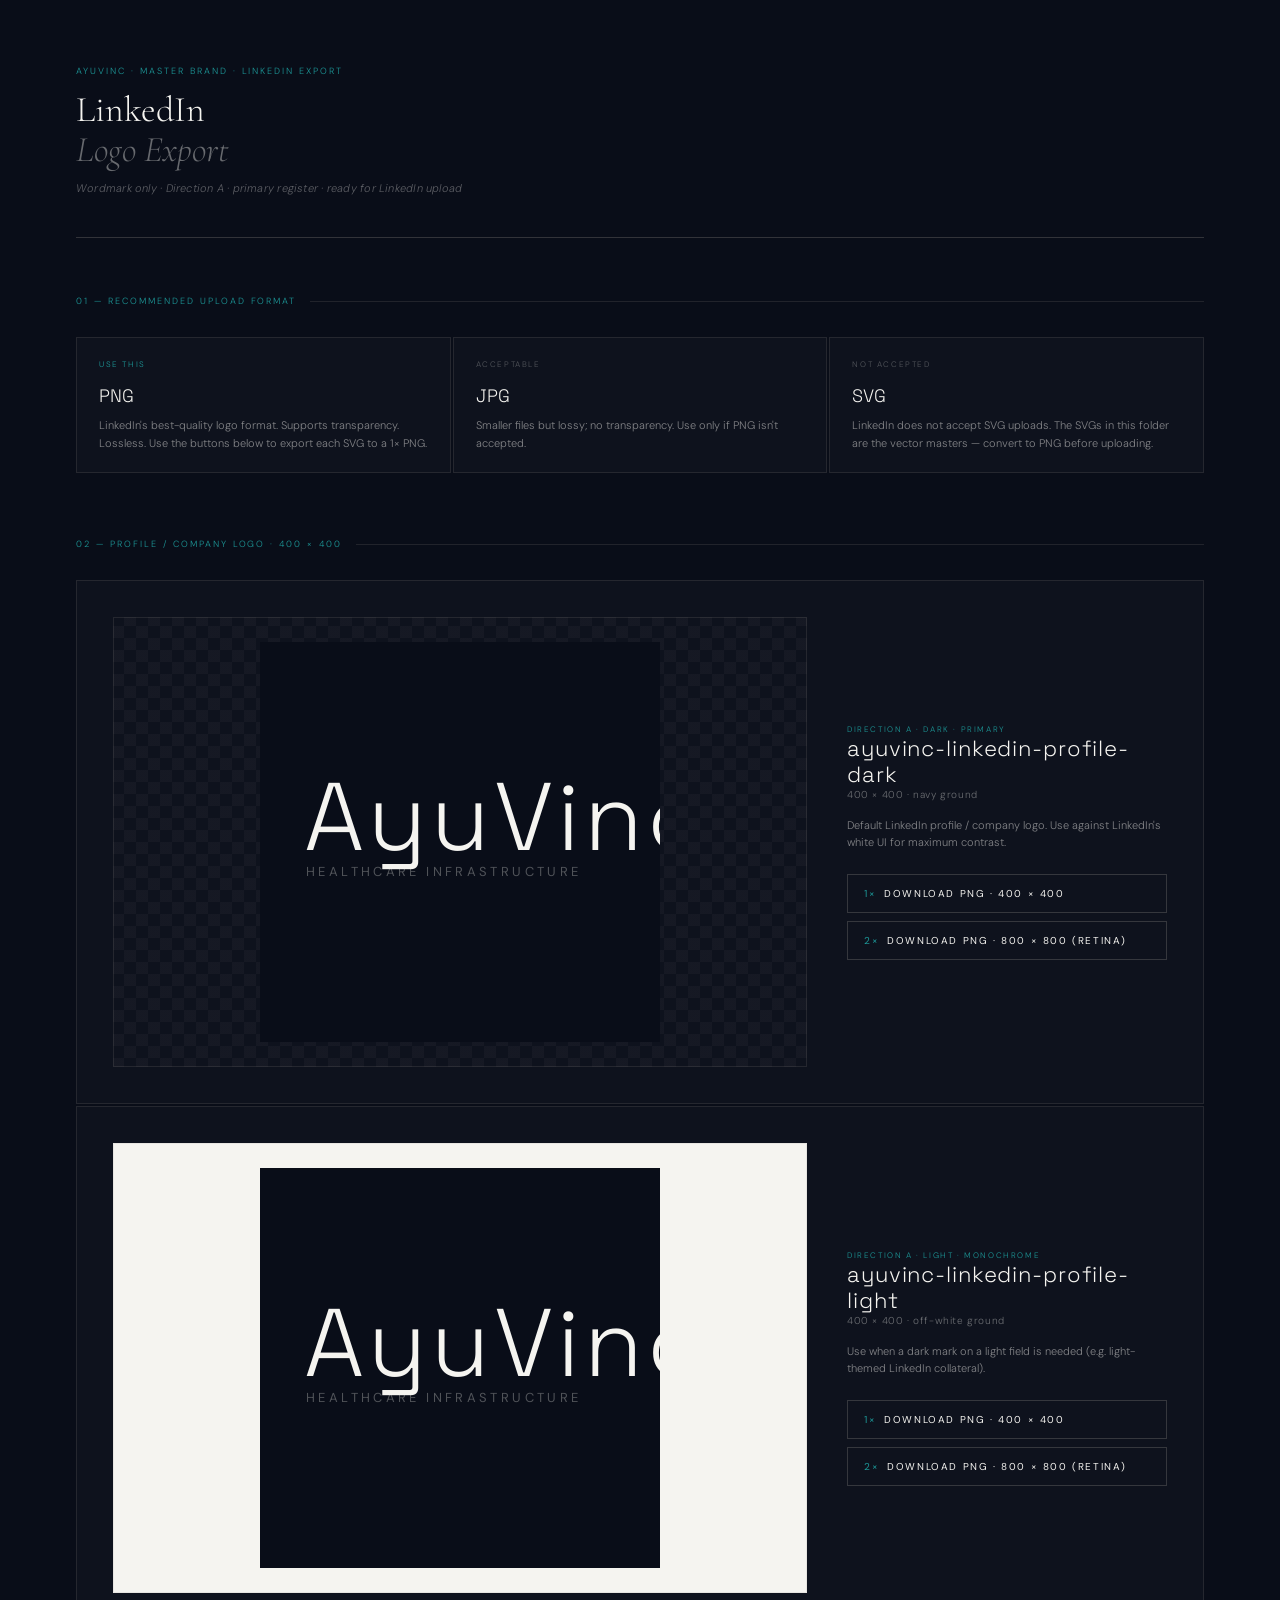
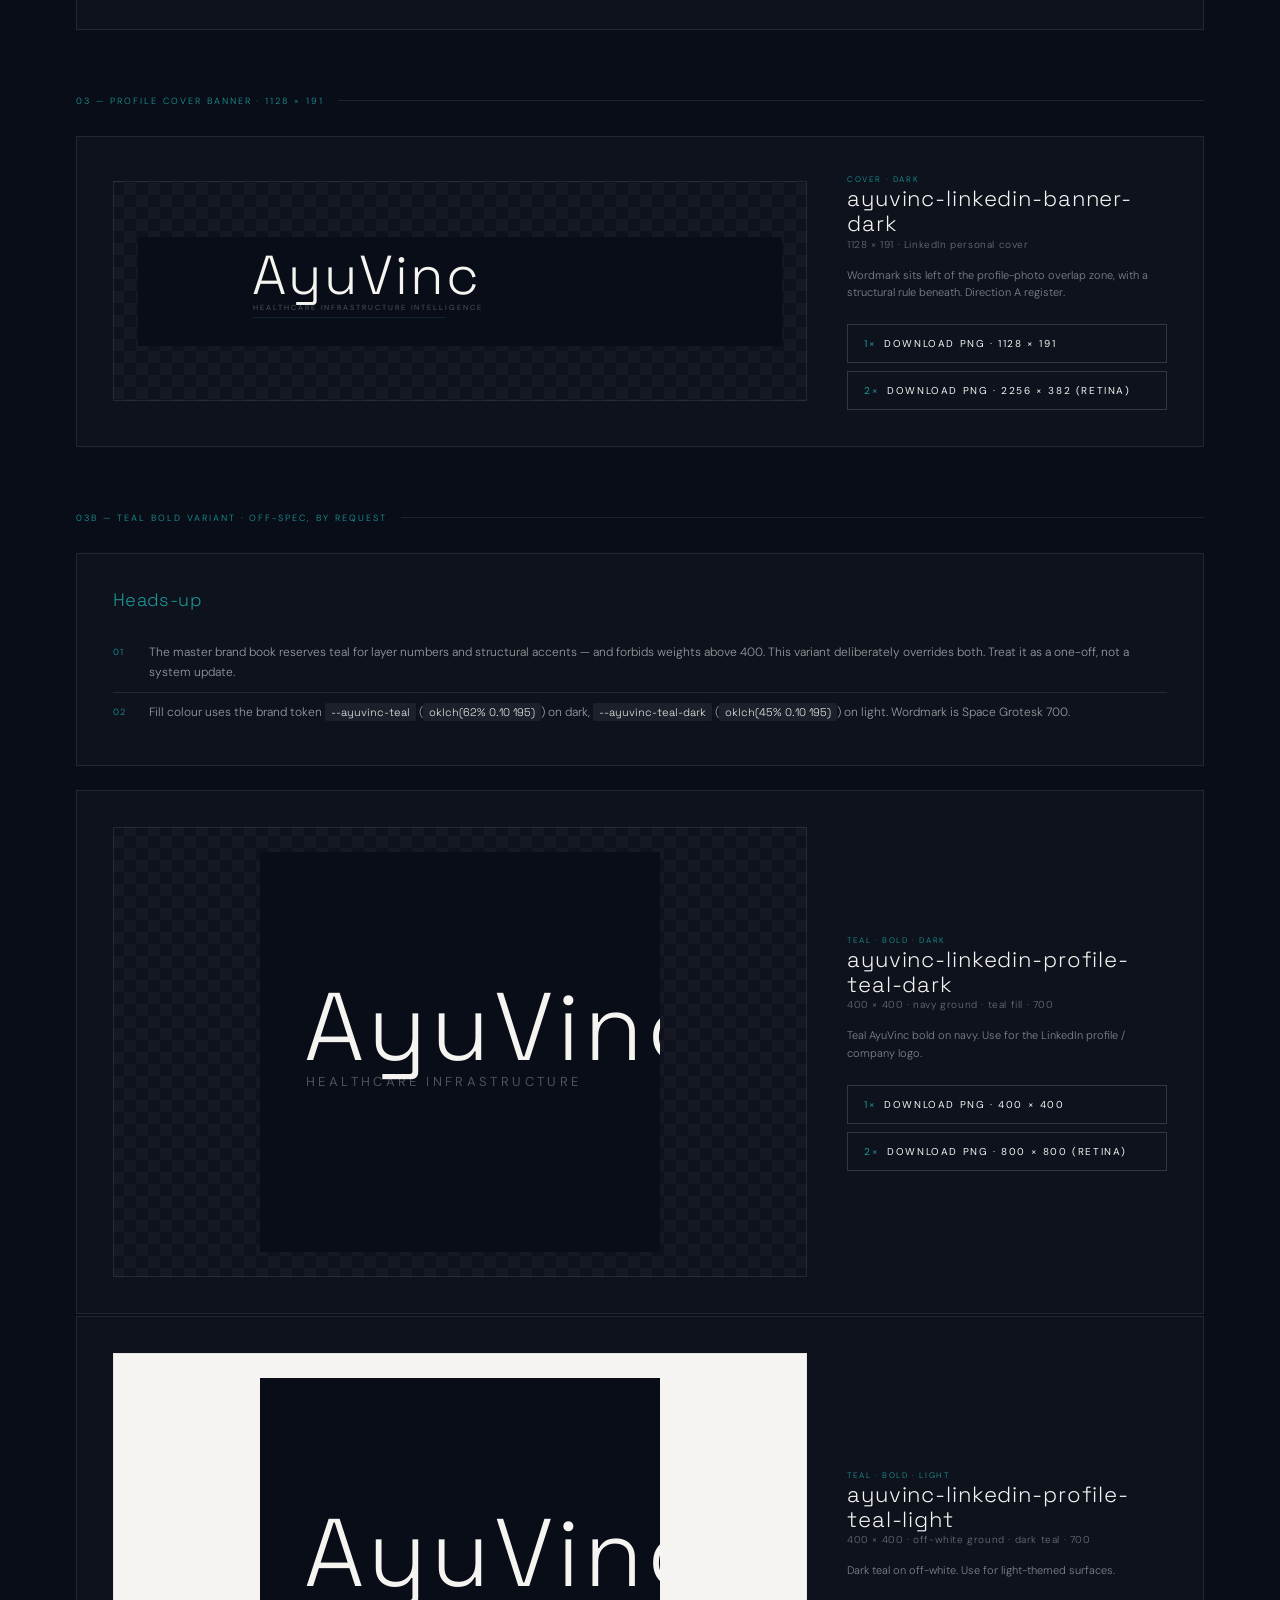
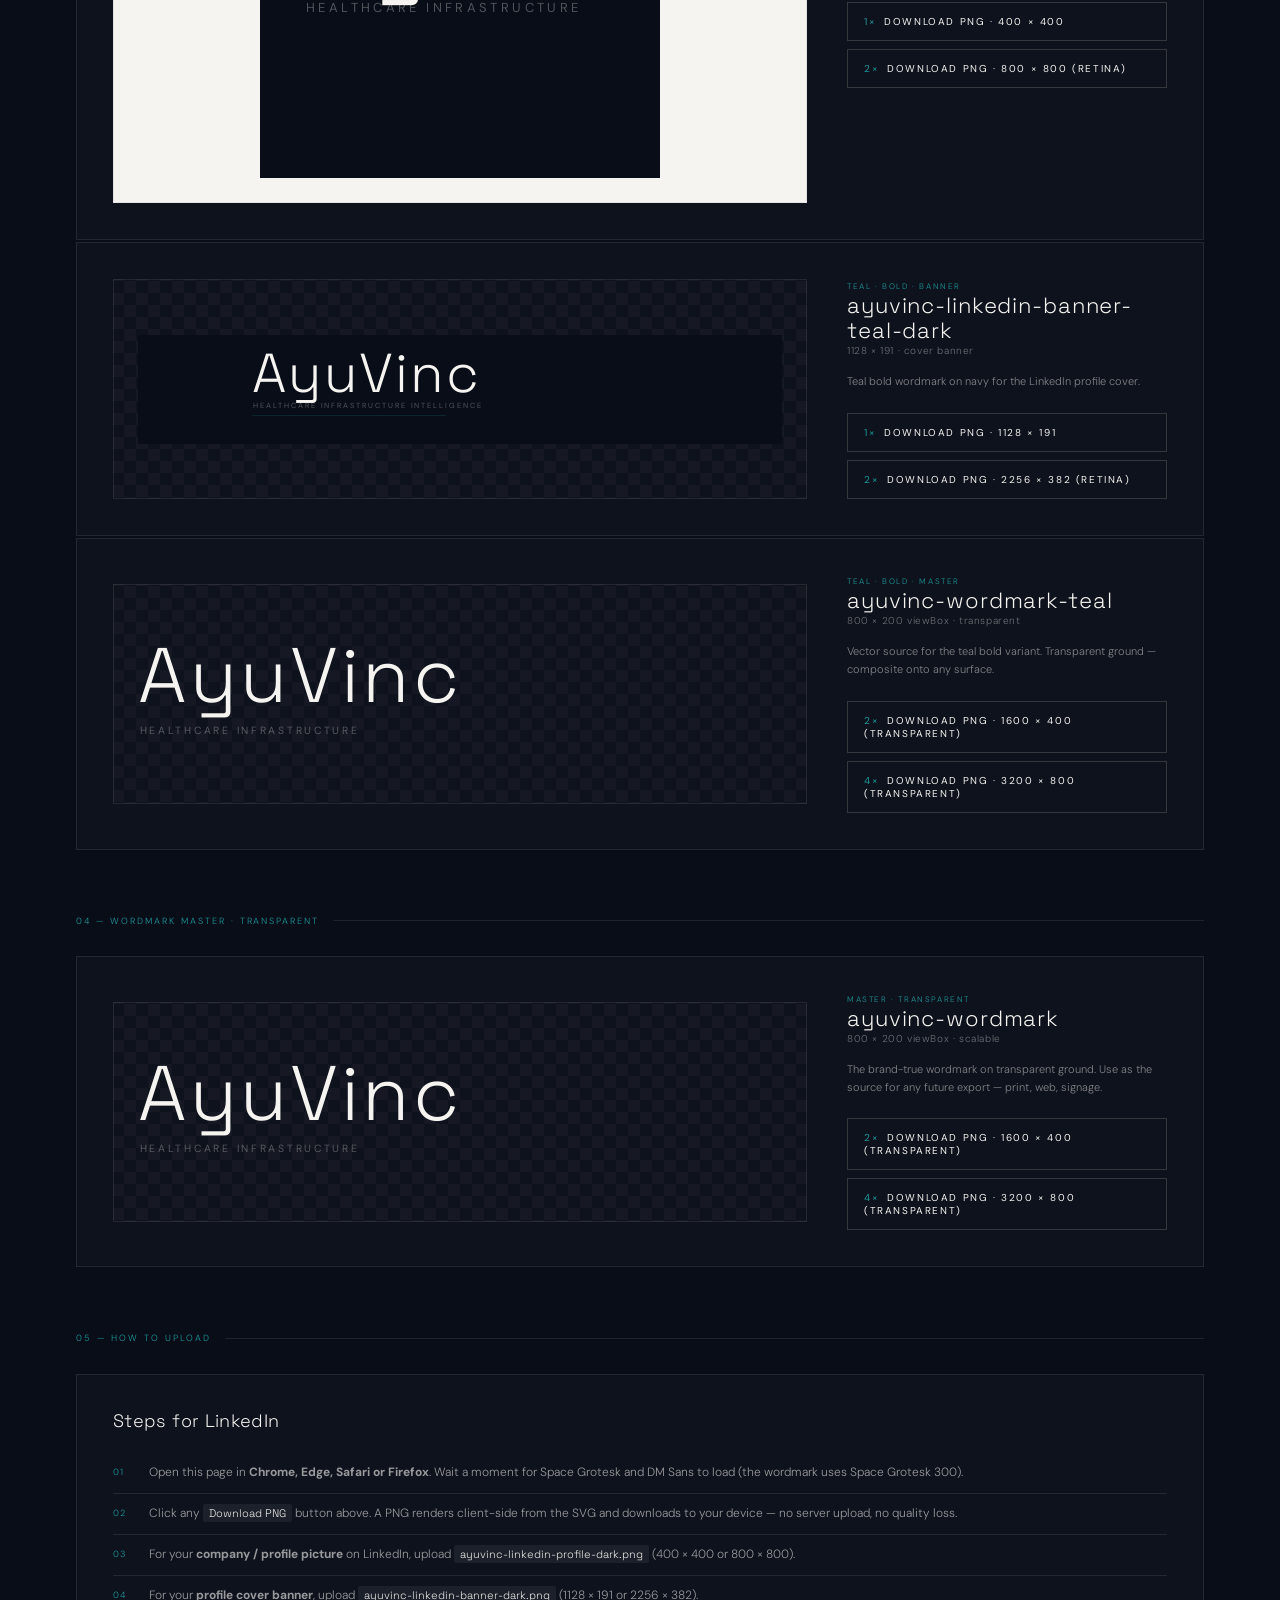
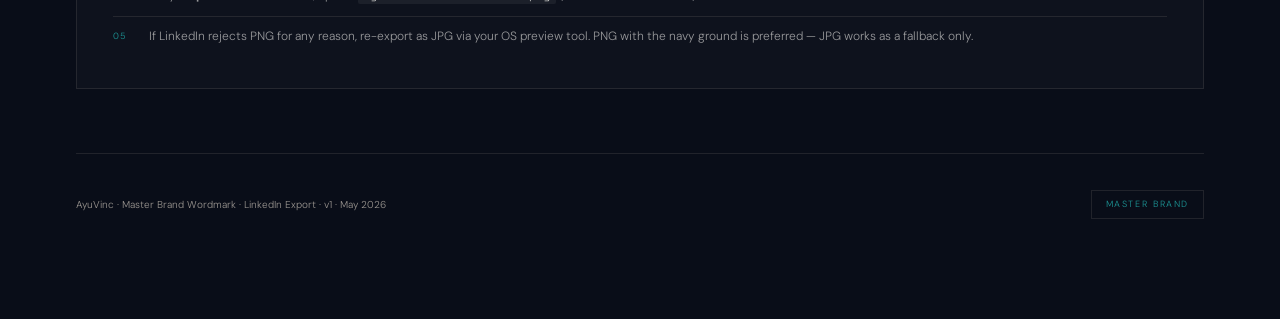
<file: Brand_Files/Logo/index.html>
<!DOCTYPE html>
<html lang="en">
<head>
<meta charset="UTF-8">
<meta name="viewport" content="width=device-width, initial-scale=1.0">
<title>AyuVinc · LinkedIn Logo Export</title>
<link rel="preconnect" href="https://fonts.googleapis.com">
<link href="https://fonts.googleapis.com/css2?family=Space+Grotesk:wght@300;400;500&family=DM+Sans:wght@300;400&family=Cormorant+Garamond:ital,wght@0,300;1,300&display=swap" rel="stylesheet">
<style>
  *, *::before, *::after { box-sizing: border-box; margin: 0; padding: 0; }
  :root {
    --navy:      #090d18;
    --navy-mid:  #0f1626;
    --off-white: #f5f4f0;
    --warm-gray: #9b9691;
    --teal:      oklch(62% 0.10 195);
    --rule:      rgba(155,150,145,0.16);
    --rule-hi:   rgba(155,150,145,0.28);
  }
  html, body { background: var(--navy); color: var(--off-white); font-family: 'DM Sans', sans-serif; font-weight: 300; line-height: 1.6; min-height: 100vh; }
  .doc { max-width: 1240px; margin: 0 auto; padding: 64px 56px 100px; }
  .doc-header { border-bottom: 1px solid var(--rule-hi); padding-bottom: 40px; margin-bottom: 56px; }
  .eyebrow { font-size: 9px; letter-spacing: 0.22em; text-transform: uppercase; color: var(--teal); margin-bottom: 12px; }
  .doc-title { font-family: 'Cormorant Garamond', serif; font-size: 36px; font-weight: 300; line-height: 1.1; }
  .doc-title em { font-style: italic; color: rgba(245,244,240,0.4); }
  .doc-sub { margin-top: 10px; font-size: 11px; color: rgba(245,244,240,0.35); font-style: italic; letter-spacing: 0.02em; }
  .section { margin-bottom: 64px; }
  .section-label { font-size: 9px; letter-spacing: 0.22em; text-transform: uppercase; color: var(--teal); margin-bottom: 28px; display: flex; align-items: center; gap: 14px; }
  .section-label::after { content: ''; flex: 1; height: 1px; background: var(--rule); }
  .card { border: 1px solid var(--rule); padding: 36px; background: rgba(245,244,240,0.02); margin-bottom: 2px; }
  .card-row { display: grid; grid-template-columns: 1fr 320px; gap: 40px; align-items: center; }
  .preview-wrap { display: flex; align-items: center; justify-content: center; background: repeating-conic-gradient(rgba(245,244,240,0.03) 0% 25%, transparent 0% 50%) 50% / 24px 24px; border: 1px solid var(--rule); padding: 24px; min-height: 220px; }
  .preview-wrap.light { background: var(--off-white); }
  .preview-wrap svg { max-width: 100%; height: auto; display: block; }
  .meta-stack { display: flex; flex-direction: column; gap: 14px; }
  .meta-label { font-size: 8px; letter-spacing: 0.20em; text-transform: uppercase; color: var(--teal); }
  .meta-name { font-family: 'Space Grotesk', sans-serif; font-weight: 300; font-size: 22px; letter-spacing: 0.04em; color: var(--off-white); line-height: 1.15; }
  .meta-dim { font-size: 10px; color: rgba(245,244,240,0.40); letter-spacing: 0.06em; }
  .meta-desc { font-size: 11px; color: rgba(245,244,240,0.50); line-height: 1.6; }
  .btn-row { display: flex; flex-direction: column; gap: 8px; margin-top: 8px; }
  .btn { font-family: 'DM Sans', sans-serif; font-size: 10px; font-weight: 400; letter-spacing: 0.16em; text-transform: uppercase; color: var(--off-white); background: transparent; border: 1px solid var(--rule-hi); padding: 12px 16px; cursor: pointer; transition: border-color 0.2s, background 0.2s; text-align: left; }
  .btn:hover { border-color: var(--teal); background: rgba(100,175,195,0.06); }
  .btn .scale { color: var(--teal); margin-right: 8px; }
  .instructions { background: rgba(245,244,240,0.02); border: 1px solid var(--rule); padding: 32px 36px; }
  .instructions h3 { font-family: 'Space Grotesk', sans-serif; font-weight: 300; font-size: 18px; letter-spacing: 0.02em; margin-bottom: 18px; color: var(--off-white); }
  .instructions ol { list-style: none; counter-reset: step; }
  .instructions ol li { counter-increment: step; padding: 10px 0 10px 36px; position: relative; font-size: 12px; color: rgba(245,244,240,0.6); line-height: 1.65; border-bottom: 1px solid var(--rule); }
  .instructions ol li:last-child { border-bottom: none; }
  .instructions ol li::before { content: counter(step, decimal-leading-zero); position: absolute; left: 0; top: 12px; font-family: 'DM Sans', sans-serif; font-size: 9px; letter-spacing: 0.16em; color: var(--teal); }
  .instructions code { font-family: 'Space Grotesk', sans-serif; font-size: 11px; color: var(--off-white); background: rgba(245,244,240,0.06); padding: 2px 6px; border-radius: 2px; }
  .format-grid { display: grid; grid-template-columns: 1fr 1fr 1fr; gap: 2px; margin-top: 20px; }
  .format-cell { border: 1px solid var(--rule); padding: 20px 22px; background: rgba(245,244,240,0.02); }
  .fmt-name { font-family: 'Space Grotesk', sans-serif; font-weight: 300; font-size: 18px; color: var(--off-white); margin-bottom: 6px; }
  .fmt-tag { font-size: 8px; letter-spacing: 0.20em; text-transform: uppercase; color: var(--teal); margin-bottom: 12px; }
  .fmt-tag.muted { color: rgba(245,244,240,0.30); }
  .fmt-note { font-size: 11px; color: rgba(245,244,240,0.50); line-height: 1.6; }
  .doc-footer { border-top: 1px solid var(--rule); padding-top: 36px; margin-top: 60px; display: flex; justify-content: space-between; align-items: center; font-size: 10px; color: var(--warm-gray); }
  .footer-tag { font-size: 9px; letter-spacing: 0.18em; text-transform: uppercase; color: var(--teal); border: 1px solid var(--rule); padding: 6px 14px; }
  @media (max-width: 900px) {
    .card-row { grid-template-columns: 1fr; }
    .format-grid { grid-template-columns: 1fr; }
  }
</style>
</head>
<body>
<div class="doc">

  <div class="doc-header">
    <div class="eyebrow">AyuVinc · Master Brand · LinkedIn Export</div>
    <div class="doc-title">LinkedIn<br><em>Logo Export</em></div>
    <div class="doc-sub">Wordmark only · Direction A · primary register · ready for LinkedIn upload</div>
  </div>

  <!-- 01 — FORMAT GUIDANCE -->
  <div class="section">
    <div class="section-label">01 — Recommended Upload Format</div>
    <div class="format-grid">
      <div class="format-cell">
        <div class="fmt-tag">Use this</div>
        <div class="fmt-name">PNG</div>
        <div class="fmt-note">LinkedIn's best-quality logo format. Supports transparency. Lossless. Use the buttons below to export each SVG to a 1× PNG.</div>
      </div>
      <div class="format-cell">
        <div class="fmt-tag muted">Acceptable</div>
        <div class="fmt-name">JPG</div>
        <div class="fmt-note">Smaller files but lossy; no transparency. Use only if PNG isn't accepted.</div>
      </div>
      <div class="format-cell">
        <div class="fmt-tag muted">Not accepted</div>
        <div class="fmt-name">SVG</div>
        <div class="fmt-note">LinkedIn does not accept SVG uploads. The SVGs in this folder are the vector masters — convert to PNG before uploading.</div>
      </div>
    </div>
  </div>

  <!-- 02 — SQUARE PROFILE / COMPANY LOGO -->
  <div class="section">
    <div class="section-label">02 — Profile / Company Logo · 400 × 400</div>

    <div class="card">
      <div class="card-row">
        <div class="preview-wrap" id="prev-square-dark">
          <!-- SVG injected by script -->
        </div>
        <div class="meta-stack">
          <div>
            <div class="meta-label">Direction A · Dark · Primary</div>
            <div class="meta-name">ayuvinc-linkedin-profile-dark</div>
            <div class="meta-dim">400 × 400 · navy ground</div>
          </div>
          <div class="meta-desc">Default LinkedIn profile / company logo. Use against LinkedIn's white UI for maximum contrast.</div>
          <div class="btn-row">
            <button class="btn" data-export="ayuvinc-linkedin-profile-dark.svg" data-width="400"><span class="scale">1×</span>Download PNG · 400 × 400</button>
            <button class="btn" data-export="ayuvinc-linkedin-profile-dark.svg" data-width="800"><span class="scale">2×</span>Download PNG · 800 × 800 (retina)</button>
          </div>
        </div>
      </div>
    </div>

    <div class="card">
      <div class="card-row">
        <div class="preview-wrap light" id="prev-square-light">
          <!-- SVG injected by script -->
        </div>
        <div class="meta-stack">
          <div>
            <div class="meta-label">Direction A · Light · Monochrome</div>
            <div class="meta-name">ayuvinc-linkedin-profile-light</div>
            <div class="meta-dim">400 × 400 · off-white ground</div>
          </div>
          <div class="meta-desc">Use when a dark mark on a light field is needed (e.g. light-themed LinkedIn collateral).</div>
          <div class="btn-row">
            <button class="btn" data-export="ayuvinc-linkedin-profile-light.svg" data-width="400"><span class="scale">1×</span>Download PNG · 400 × 400</button>
            <button class="btn" data-export="ayuvinc-linkedin-profile-light.svg" data-width="800"><span class="scale">2×</span>Download PNG · 800 × 800 (retina)</button>
          </div>
        </div>
      </div>
    </div>
  </div>

  <!-- 03 — COVER BANNER -->
  <div class="section">
    <div class="section-label">03 — Profile Cover Banner · 1128 × 191</div>

    <div class="card">
      <div class="card-row">
        <div class="preview-wrap" id="prev-banner-dark">
          <!-- SVG injected by script -->
        </div>
        <div class="meta-stack">
          <div>
            <div class="meta-label">Cover · Dark</div>
            <div class="meta-name">ayuvinc-linkedin-banner-dark</div>
            <div class="meta-dim">1128 × 191 · LinkedIn personal cover</div>
          </div>
          <div class="meta-desc">Wordmark sits left of the profile-photo overlap zone, with a structural rule beneath. Direction A register.</div>
          <div class="btn-row">
            <button class="btn" data-export="ayuvinc-linkedin-banner-dark.svg" data-width="1128"><span class="scale">1×</span>Download PNG · 1128 × 191</button>
            <button class="btn" data-export="ayuvinc-linkedin-banner-dark.svg" data-width="2256"><span class="scale">2×</span>Download PNG · 2256 × 382 (retina)</button>
          </div>
        </div>
      </div>
    </div>
  </div>

  <!-- 03b — TEAL BOLD VARIANT (off-spec, by request) -->
  <div class="section">
    <div class="section-label">03b — Teal Bold Variant · Off-spec, by request</div>
    <div class="instructions" style="margin-bottom:24px;">
      <h3 style="color:oklch(62% 0.10 195);">Heads-up</h3>
      <ol>
        <li>The master brand book reserves teal for layer numbers and structural accents — and forbids weights above 400. This variant deliberately overrides both. Treat it as a one-off, not a system update.</li>
        <li>Fill colour uses the brand token <code>--ayuvinc-teal</code> (<code>oklch(62% 0.10 195)</code>) on dark, <code>--ayuvinc-teal-dark</code> (<code>oklch(45% 0.10 195)</code>) on light. Wordmark is Space Grotesk 700.</li>
      </ol>
    </div>

    <div class="card">
      <div class="card-row">
        <div class="preview-wrap" id="prev-teal-square-dark"></div>
        <div class="meta-stack">
          <div>
            <div class="meta-label">Teal · Bold · Dark</div>
            <div class="meta-name">ayuvinc-linkedin-profile-teal-dark</div>
            <div class="meta-dim">400 × 400 · navy ground · teal fill · 700</div>
          </div>
          <div class="meta-desc">Teal AyuVinc bold on navy. Use for the LinkedIn profile / company logo.</div>
          <div class="btn-row">
            <button class="btn" data-export="ayuvinc-linkedin-profile-teal-dark.svg" data-width="400"><span class="scale">1×</span>Download PNG · 400 × 400</button>
            <button class="btn" data-export="ayuvinc-linkedin-profile-teal-dark.svg" data-width="800"><span class="scale">2×</span>Download PNG · 800 × 800 (retina)</button>
          </div>
        </div>
      </div>
    </div>

    <div class="card">
      <div class="card-row">
        <div class="preview-wrap light" id="prev-teal-square-light"></div>
        <div class="meta-stack">
          <div>
            <div class="meta-label">Teal · Bold · Light</div>
            <div class="meta-name">ayuvinc-linkedin-profile-teal-light</div>
            <div class="meta-dim">400 × 400 · off-white ground · dark teal · 700</div>
          </div>
          <div class="meta-desc">Dark teal on off-white. Use for light-themed surfaces.</div>
          <div class="btn-row">
            <button class="btn" data-export="ayuvinc-linkedin-profile-teal-light.svg" data-width="400"><span class="scale">1×</span>Download PNG · 400 × 400</button>
            <button class="btn" data-export="ayuvinc-linkedin-profile-teal-light.svg" data-width="800"><span class="scale">2×</span>Download PNG · 800 × 800 (retina)</button>
          </div>
        </div>
      </div>
    </div>

    <div class="card">
      <div class="card-row">
        <div class="preview-wrap" id="prev-teal-banner-dark"></div>
        <div class="meta-stack">
          <div>
            <div class="meta-label">Teal · Bold · Banner</div>
            <div class="meta-name">ayuvinc-linkedin-banner-teal-dark</div>
            <div class="meta-dim">1128 × 191 · cover banner</div>
          </div>
          <div class="meta-desc">Teal bold wordmark on navy for the LinkedIn profile cover.</div>
          <div class="btn-row">
            <button class="btn" data-export="ayuvinc-linkedin-banner-teal-dark.svg" data-width="1128"><span class="scale">1×</span>Download PNG · 1128 × 191</button>
            <button class="btn" data-export="ayuvinc-linkedin-banner-teal-dark.svg" data-width="2256"><span class="scale">2×</span>Download PNG · 2256 × 382 (retina)</button>
          </div>
        </div>
      </div>
    </div>

    <div class="card">
      <div class="card-row">
        <div class="preview-wrap" id="prev-teal-wordmark"></div>
        <div class="meta-stack">
          <div>
            <div class="meta-label">Teal · Bold · Master</div>
            <div class="meta-name">ayuvinc-wordmark-teal</div>
            <div class="meta-dim">800 × 200 viewBox · transparent</div>
          </div>
          <div class="meta-desc">Vector source for the teal bold variant. Transparent ground — composite onto any surface.</div>
          <div class="btn-row">
            <button class="btn" data-export="ayuvinc-wordmark-teal.svg" data-width="1600"><span class="scale">2×</span>Download PNG · 1600 × 400 (transparent)</button>
            <button class="btn" data-export="ayuvinc-wordmark-teal.svg" data-width="3200"><span class="scale">4×</span>Download PNG · 3200 × 800 (transparent)</button>
          </div>
        </div>
      </div>
    </div>
  </div>

  <!-- 04 — WORDMARK MASTER -->
  <div class="section">
    <div class="section-label">04 — Wordmark Master · Transparent</div>

    <div class="card">
      <div class="card-row">
        <div class="preview-wrap" id="prev-wordmark">
          <!-- SVG injected by script -->
        </div>
        <div class="meta-stack">
          <div>
            <div class="meta-label">Master · Transparent</div>
            <div class="meta-name">ayuvinc-wordmark</div>
            <div class="meta-dim">800 × 200 viewBox · scalable</div>
          </div>
          <div class="meta-desc">The brand-true wordmark on transparent ground. Use as the source for any future export — print, web, signage.</div>
          <div class="btn-row">
            <button class="btn" data-export="ayuvinc-wordmark.svg" data-width="1600"><span class="scale">2×</span>Download PNG · 1600 × 400 (transparent)</button>
            <button class="btn" data-export="ayuvinc-wordmark.svg" data-width="3200"><span class="scale">4×</span>Download PNG · 3200 × 800 (transparent)</button>
          </div>
        </div>
      </div>
    </div>
  </div>

  <!-- 05 — INSTRUCTIONS -->
  <div class="section">
    <div class="section-label">05 — How to Upload</div>
    <div class="instructions">
      <h3>Steps for LinkedIn</h3>
      <ol>
        <li>Open this page in <strong>Chrome, Edge, Safari or Firefox</strong>. Wait a moment for Space Grotesk and DM Sans to load (the wordmark uses Space Grotesk 300).</li>
        <li>Click any <code>Download PNG</code> button above. A PNG renders client-side from the SVG and downloads to your device — no server upload, no quality loss.</li>
        <li>For your <strong>company / profile picture</strong> on LinkedIn, upload <code>ayuvinc-linkedin-profile-dark.png</code> (400 × 400 or 800 × 800).</li>
        <li>For your <strong>profile cover banner</strong>, upload <code>ayuvinc-linkedin-banner-dark.png</code> (1128 × 191 or 2256 × 382).</li>
        <li>If LinkedIn rejects PNG for any reason, re-export as JPG via your OS preview tool. PNG with the navy ground is preferred — JPG works as a fallback only.</li>
      </ol>
    </div>
  </div>

  <div class="doc-footer">
    <span>AyuVinc · Master Brand Wordmark · LinkedIn Export · v1 · May 2026</span>
    <span class="footer-tag">Master Brand</span>
  </div>

</div>

<script>
  // Inline-render each SVG into its preview slot, and wire export buttons.
  const slots = [
    { id: 'prev-square-dark',       file: 'ayuvinc-linkedin-profile-dark.svg'       },
    { id: 'prev-square-light',      file: 'ayuvinc-linkedin-profile-light.svg'      },
    { id: 'prev-banner-dark',       file: 'ayuvinc-linkedin-banner-dark.svg'        },
    { id: 'prev-wordmark',          file: 'ayuvinc-wordmark.svg'                    },
    { id: 'prev-teal-square-dark',  file: 'ayuvinc-linkedin-profile-teal-dark.svg'  },
    { id: 'prev-teal-square-light', file: 'ayuvinc-linkedin-profile-teal-light.svg' },
    { id: 'prev-teal-banner-dark',  file: 'ayuvinc-linkedin-banner-teal-dark.svg'   },
    { id: 'prev-teal-wordmark',     file: 'ayuvinc-wordmark-teal.svg'               },
  ];

  // Fetch each SVG and inline it so fonts apply consistently
  Promise.all(slots.map(s =>
    fetch(s.file).then(r => r.text()).then(t => ({ ...s, text: t }))
  )).then(loaded => {
    loaded.forEach(s => {
      const host = document.getElementById(s.id);
      if (host) host.innerHTML = s.text;
    });
  }).catch(err => console.warn('SVG inline failed', err));

  // PNG export: rasterize SVG via canvas at the requested width
  document.querySelectorAll('button[data-export]').forEach(btn => {
    btn.addEventListener('click', async () => {
      const file = btn.getAttribute('data-export');
      const outW = parseInt(btn.getAttribute('data-width'), 10);

      btn.disabled = true;
      const original = btn.innerHTML;
      btn.innerHTML = '<span class="scale">…</span>Preparing PNG';

      try {
        const res = await fetch(file);
        const svgText = await res.text();

        // Parse viewBox to compute height at requested width
        const vbMatch = svgText.match(/viewBox\s*=\s*"([^"]+)"/);
        if (!vbMatch) throw new Error('viewBox missing');
        const [, , vbW, vbH] = vbMatch[1].split(/\s+/).map(Number);
        const outH = Math.round(outW * (vbH / vbW));

        // Ensure fonts are loaded before rasterizing
        if (document.fonts && document.fonts.ready) await document.fonts.ready;

        const blob = new Blob([svgText], { type: 'image/svg+xml;charset=utf-8' });
        const url  = URL.createObjectURL(blob);

        const img = new Image();
        img.crossOrigin = 'anonymous';
        await new Promise((resolve, reject) => {
          img.onload  = resolve;
          img.onerror = reject;
          img.src = url;
        });

        const canvas = document.createElement('canvas');
        canvas.width = outW;
        canvas.height = outH;
        const ctx = canvas.getContext('2d');
        ctx.drawImage(img, 0, 0, outW, outH);
        URL.revokeObjectURL(url);

        canvas.toBlob(pngBlob => {
          const a = document.createElement('a');
          a.href = URL.createObjectURL(pngBlob);
          a.download = file.replace(/\.svg$/, '') + '-' + outW + '.png';
          document.body.appendChild(a);
          a.click();
          a.remove();
          setTimeout(() => URL.revokeObjectURL(a.href), 1000);
        }, 'image/png');
      } catch (e) {
        console.error(e);
        alert('Export failed — open the SVG directly and use the browser\'s "Save Image As..." instead.');
      } finally {
        btn.disabled = false;
        btn.innerHTML = original;
      }
    });
  });
</script>
</body>
</html>
</file>
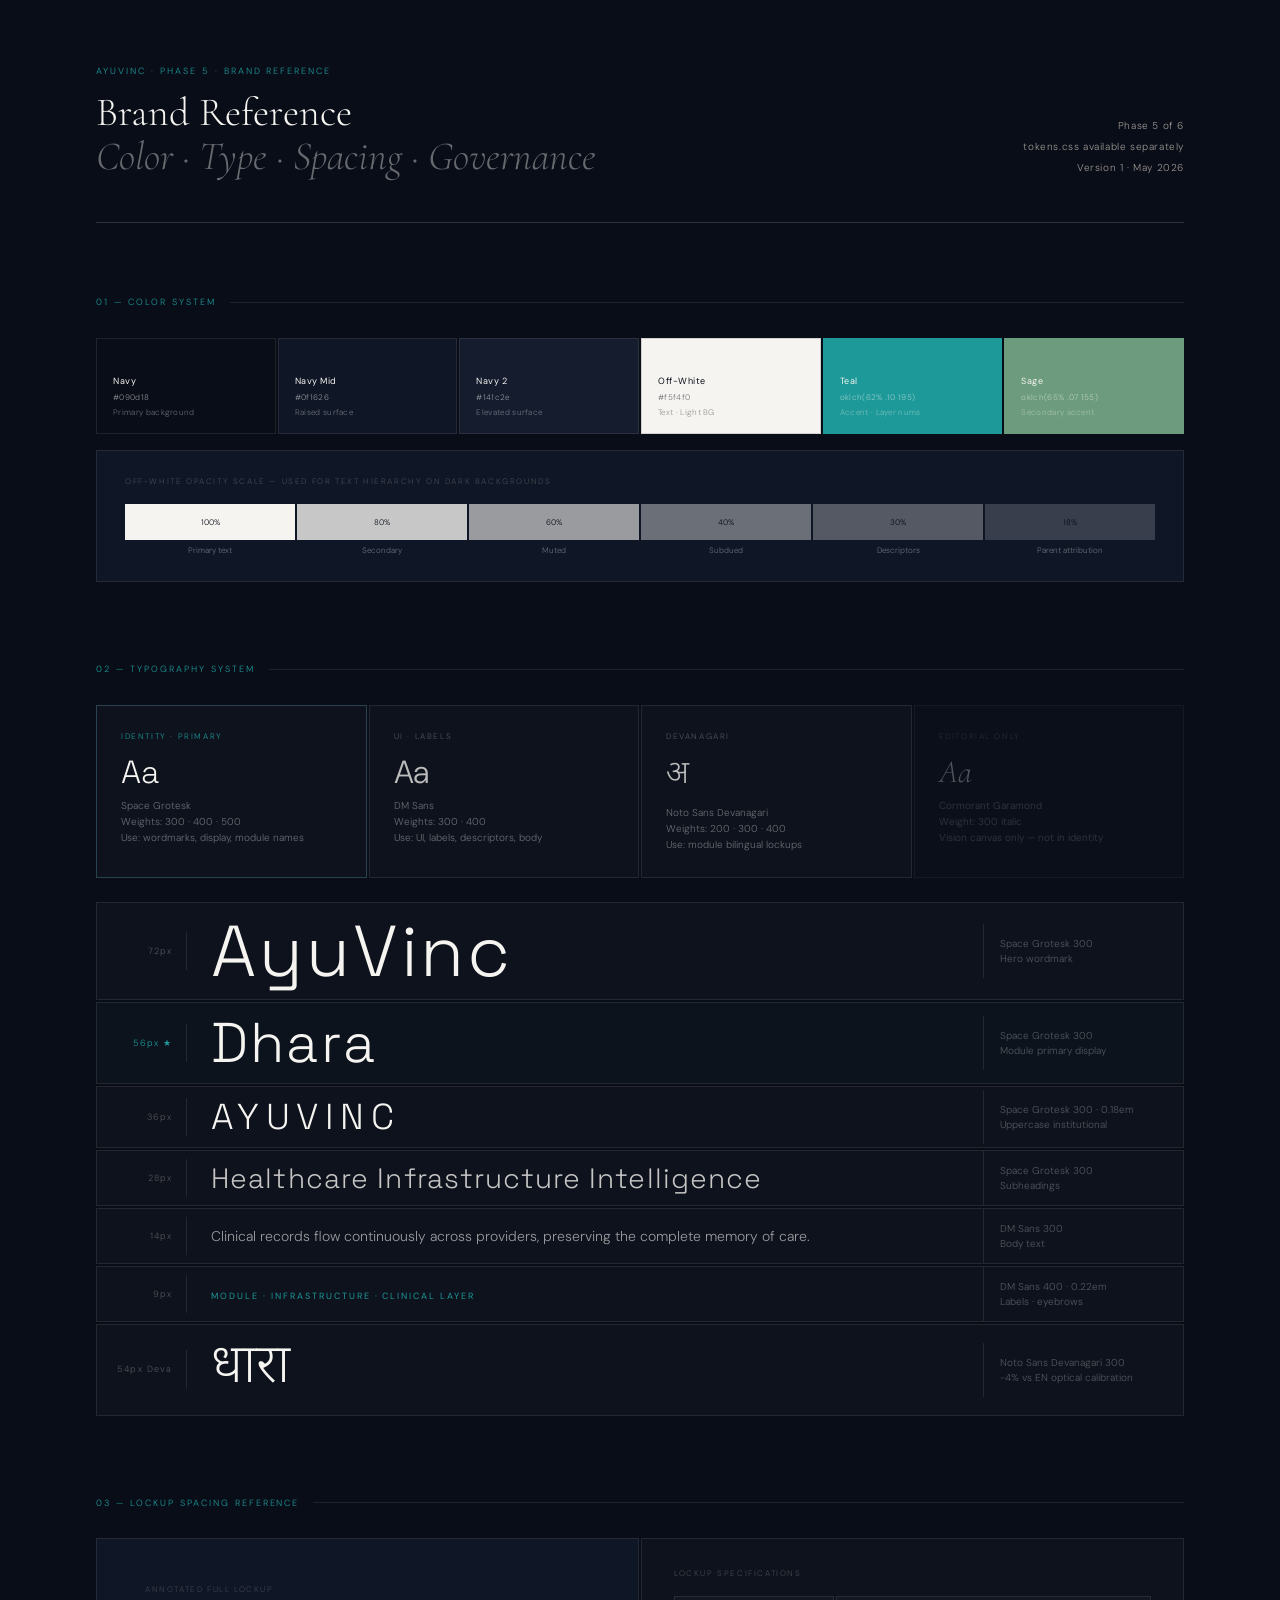
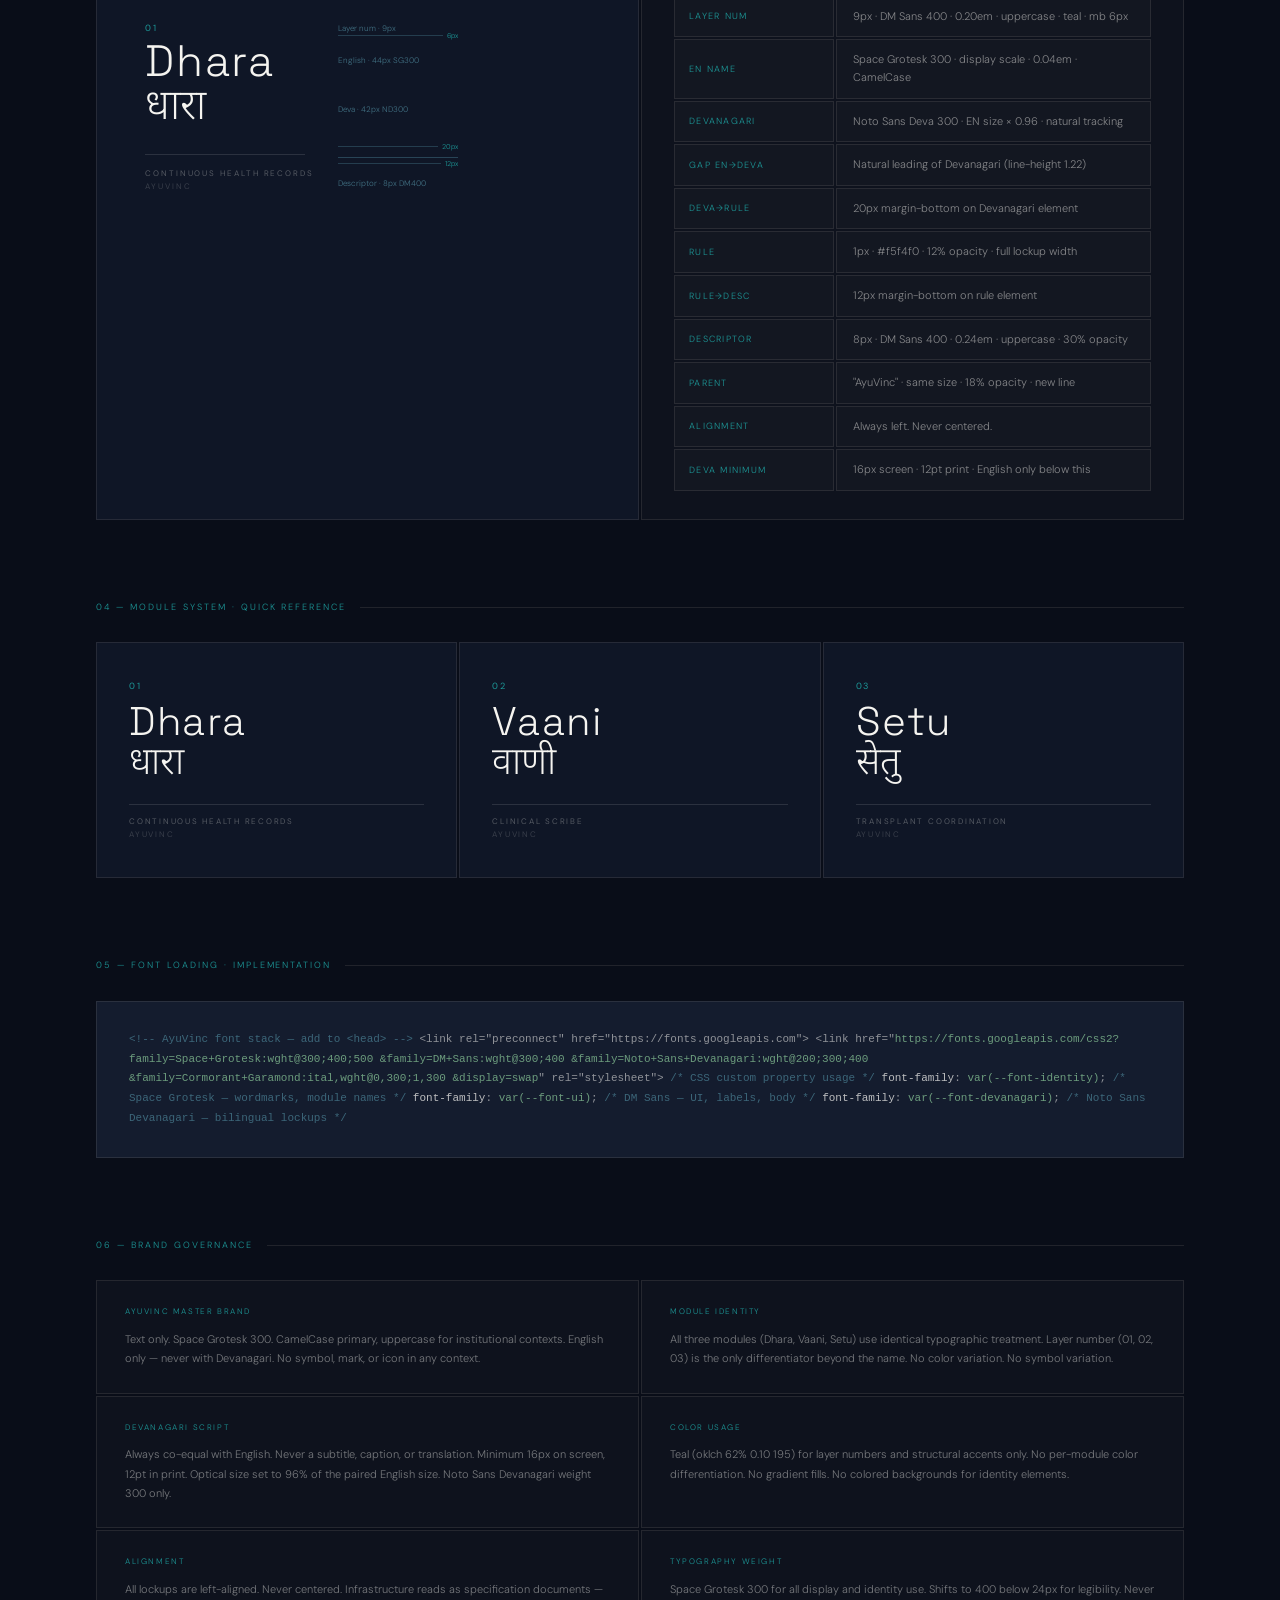
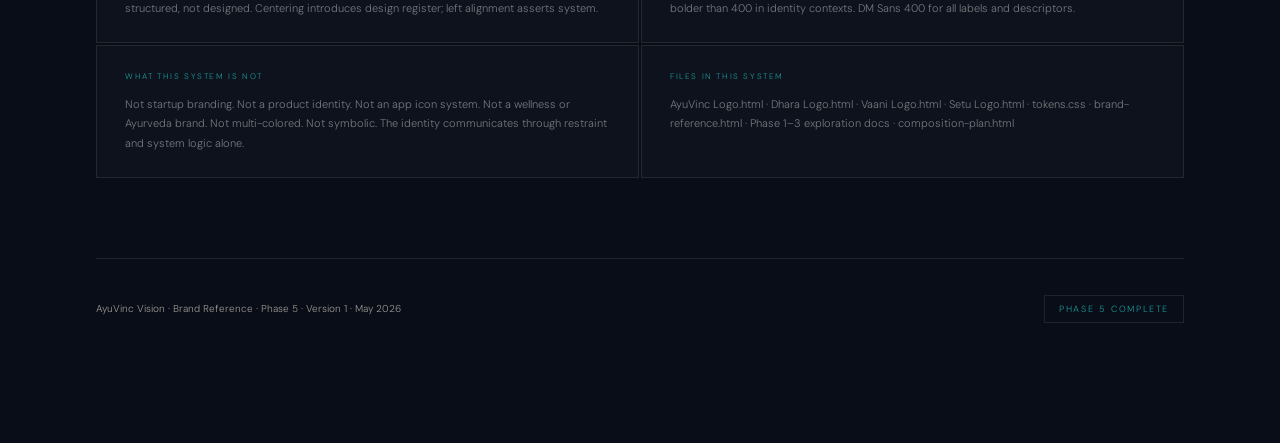
<file: AyuVinc Brand Reference.html>
<!DOCTYPE html>
<html lang="en">
<head>
<meta charset="UTF-8">
<meta name="viewport" content="width=device-width, initial-scale=1.0">
<title>AyuVinc · Brand Reference</title>
<link rel="preconnect" href="https://fonts.googleapis.com">
<link href="https://fonts.googleapis.com/css2?family=Space+Grotesk:wght@300;400;500&family=DM+Sans:wght@300;400&family=Noto+Sans+Devanagari:wght@200;300;400&family=Cormorant+Garamond:ital,wght@0,300;1,300&display=swap" rel="stylesheet">
<style>
  *, *::before, *::after { box-sizing: border-box; margin: 0; padding: 0; }
  :root {
    --navy:      #090d18; --navy-mid: #0f1626; --navy-2: #141c2e;
    --off-white: #f5f4f0; --warm-gray: #9b9691;
    --teal:      oklch(62% 0.10 195); --teal-dark: oklch(45% 0.10 195);
    --sage:      oklch(65% 0.07 155);
    --rule:      rgba(155,150,145,0.16); --rule-hi: rgba(155,150,145,0.28);
  }
  html, body { background: var(--navy); color: var(--off-white); font-family: 'DM Sans', sans-serif; font-weight: 300; line-height: 1.6; min-height: 100vh; }
  .doc { max-width: 1200px; margin: 0 auto; padding: 64px 56px 120px; }
  .sg { font-family: 'Space Grotesk', sans-serif; }
  .dm { font-family: 'DM Sans', sans-serif; }
  .deva { font-family: 'Noto Sans Devanagari', sans-serif; }
  .cg { font-family: 'Cormorant Garamond', serif; }

  /* Header */
  .doc-header { display:grid; grid-template-columns:1fr auto; align-items:end; border-bottom:1px solid var(--rule-hi); padding-bottom:44px; margin-bottom:72px; gap:40px; }
  .eyebrow { font-size:9px; letter-spacing:0.22em; text-transform:uppercase; color:var(--teal); margin-bottom:12px; }
  .doc-title { font-family:'Cormorant Garamond',serif; font-size:40px; font-weight:300; line-height:1.1; }
  .doc-title em { font-style:italic; color:rgba(245,244,240,0.4); }
  .doc-meta { text-align:right; font-size:10px; color:var(--warm-gray); letter-spacing:0.06em; line-height:2.1; }

  /* Section */
  .section { margin-bottom:80px; }
  .section-label { font-size:9px; letter-spacing:0.22em; text-transform:uppercase; color:var(--teal); margin-bottom:28px; display:flex; align-items:center; gap:14px; }
  .section-label::after { content:''; flex:1; height:1px; background:var(--rule); }

  /* Swatches */
  .swatch-row { display:grid; grid-template-columns:repeat(6,1fr); gap:2px; margin-bottom:16px; }
  .swatch { padding:20px 16px 14px; display:flex; flex-direction:column; justify-content:flex-end; min-height:96px; border:1px solid transparent; }
  .sw-name { font-size:9px; font-weight:400; letter-spacing:0.06em; margin-bottom:3px; }
  .sw-val  { font-size:8px; opacity:0.55; letter-spacing:0.04em; font-family:'DM Sans',sans-serif; }
  .sw-use  { font-size:8px; opacity:0.4; letter-spacing:0.04em; margin-top:2px; }

  /* Type scale */
  .type-scale { display:grid; gap:2px; }
  .ts-row { display:grid; grid-template-columns:90px 1fr 200px; border:1px solid var(--rule); background:rgba(245,244,240,0.02); align-items:center; }
  .ts-size { padding:12px 14px; font-size:9px; letter-spacing:0.12em; color:rgba(155,150,145,0.5); border-right:1px solid var(--rule); text-align:right; font-family:'DM Sans',sans-serif; }
  .ts-sample { padding:12px 24px; line-height:1.1; }
  .ts-spec { padding:12px 16px; font-size:10px; color:rgba(245,244,240,0.3); border-left:1px solid var(--rule); line-height:1.5; font-family:'DM Sans',sans-serif; }

  /* Lockup spacing diagram */
  .spacing-diagram { display:grid; grid-template-columns:1fr 1fr; gap:2px; margin-bottom:24px; }
  .sd-demo { background:var(--navy-mid); border:1px solid var(--rule); padding:44px 48px; position:relative; }
  .sd-spec { background:rgba(245,244,240,0.02); border:1px solid var(--rule); padding:28px 32px; }

  /* Spacing annotations */
  .annot { display:flex; align-items:center; gap:8px; margin:3px 0; }
  .annot-line { flex:1; height:1px; background:rgba(100,175,195,0.25); position:relative; }
  .annot-line::before, .annot-line::after { content:''; position:absolute; top:-2px; width:1px; height:5px; background:rgba(100,175,195,0.4); }
  .annot-line::before { left:0; }
  .annot-line::after { right:0; }
  .annot-val { font-size:8px; color:var(--teal); letter-spacing:0.1em; white-space:nowrap; font-family:'DM Sans',sans-serif; }

  /* Spec table */
  .spec-table { display:grid; gap:2px; }
  .st-row { display:grid; grid-template-columns:160px 1fr; gap:2px; }
  .st-lbl { background:rgba(245,244,240,0.02); border:1px solid var(--rule); padding:11px 14px; font-size:9px; letter-spacing:0.14em; text-transform:uppercase; color:var(--teal); display:flex; align-items:center; }
  .st-val { background:rgba(245,244,240,0.02); border:1px solid var(--rule); padding:11px 16px; font-size:11px; color:rgba(245,244,240,0.5); line-height:1.6; display:flex; align-items:center; }

  /* Module system overview */
  .module-trio { display:grid; grid-template-columns:repeat(3,1fr); gap:2px; margin-bottom:24px; }
  .module-card { background:var(--navy-mid); border:1px solid var(--rule); padding:36px 32px; display:flex; flex-direction:column; align-items:flex-start; }

  /* Code block */
  .code-block { background:var(--navy-2); border:1px solid var(--rule); padding:28px 32px; font-family:monospace; font-size:11px; color:rgba(245,244,240,0.55); line-height:1.8; overflow-x:auto; margin-bottom:2px; }
  .code-comment { color:rgba(100,175,195,0.5); }
  .code-prop { color:rgba(245,244,240,0.75); }
  .code-val { color:var(--sage); }

  /* Governance rules */
  .gov-grid { display:grid; grid-template-columns:repeat(2,1fr); gap:2px; margin-bottom:24px; }
  .gov-card { background:rgba(245,244,240,0.02); border:1px solid var(--rule); padding:24px 28px; }
  .gov-label { font-size:8px; letter-spacing:0.2em; text-transform:uppercase; color:var(--teal); margin-bottom:12px; }
  .gov-body  { font-size:11px; color:rgba(245,244,240,0.45); line-height:1.75; }

  /* Footer */
  .doc-footer { border-top:1px solid var(--rule); padding-top:36px; margin-top:60px; display:flex; justify-content:space-between; align-items:center; font-size:10px; color:var(--warm-gray); }
  .footer-tag { font-size:9px; letter-spacing:0.18em; text-transform:uppercase; color:var(--teal); border:1px solid var(--rule); padding:6px 14px; }
</style>
</head>
<body>
<div class="doc">

  <!-- HEADER -->
  <div class="doc-header">
    <div>
      <div class="eyebrow">AyuVinc · Phase 5 · Brand Reference</div>
      <div class="doc-title">Brand Reference<br><em>Color · Type · Spacing · Governance</em></div>
    </div>
    <div class="doc-meta">
      Phase 5 of 6<br>
      tokens.css available separately<br>
      Version 1 · May 2026
    </div>
  </div>

  <!-- 01: COLOR ── -->
  <div class="section">
    <div class="section-label">01 — Color System</div>
    <div class="swatch-row">
      <div class="swatch" style="background:#090d18; border-color:var(--rule);">
        <div class="sw-name">Navy</div>
        <div class="sw-val">#090d18</div>
        <div class="sw-use">Primary background</div>
      </div>
      <div class="swatch" style="background:#0f1626; border-color:var(--rule);">
        <div class="sw-name">Navy Mid</div>
        <div class="sw-val">#0f1626</div>
        <div class="sw-use">Raised surface</div>
      </div>
      <div class="swatch" style="background:#141c2e; border-color:var(--rule);">
        <div class="sw-name">Navy 2</div>
        <div class="sw-val">#141c2e</div>
        <div class="sw-use">Elevated surface</div>
      </div>
      <div class="swatch" style="background:#f5f4f0; border-color:rgba(9,13,24,0.15);">
        <div class="sw-name" style="color:#090d18;">Off-White</div>
        <div class="sw-val" style="color:#090d18;">#f5f4f0</div>
        <div class="sw-use" style="color:#090d18;">Text · Light BG</div>
      </div>
      <div class="swatch" style="background:oklch(62% 0.10 195); border-color:transparent;">
        <div class="sw-name">Teal</div>
        <div class="sw-val">oklch(62% .10 195)</div>
        <div class="sw-use">Accent · Layer nums</div>
      </div>
      <div class="swatch" style="background:oklch(65% 0.07 155); border-color:transparent;">
        <div class="sw-name">Sage</div>
        <div class="sw-val">oklch(65% .07 155)</div>
        <div class="sw-use">Secondary accent</div>
      </div>
    </div>

    <!-- Opacity scale -->
    <div style="background:var(--navy-mid); border:1px solid var(--rule); padding:24px 28px; margin-bottom:16px;">
      <div style="font-size:8px; letter-spacing:0.2em; text-transform:uppercase; color:rgba(155,150,145,0.4); margin-bottom:16px;">Off-white opacity scale — used for text hierarchy on dark backgrounds</div>
      <div style="display:flex; gap:2px;">
        <div style="flex:1; padding:12px 10px; text-align:center; background:rgba(245,244,240,1.00);"><div style="font-size:8px; color:#090d18; font-family:'DM Sans',sans-serif;">100%</div></div>
        <div style="flex:1; padding:12px 10px; text-align:center; background:rgba(245,244,240,0.80);"><div style="font-size:8px; color:#090d18; font-family:'DM Sans',sans-serif;">80%</div></div>
        <div style="flex:1; padding:12px 10px; text-align:center; background:rgba(245,244,240,0.60);"><div style="font-size:8px; color:#090d18; font-family:'DM Sans',sans-serif;">60%</div></div>
        <div style="flex:1; padding:12px 10px; text-align:center; background:rgba(245,244,240,0.40);"><div style="font-size:8px; color:#090d18; font-family:'DM Sans',sans-serif;">40%</div></div>
        <div style="flex:1; padding:12px 10px; text-align:center; background:rgba(245,244,240,0.30);"><div style="font-size:8px; color:#090d18; font-family:'DM Sans',sans-serif;">30%</div></div>
        <div style="flex:1; padding:12px 10px; text-align:center; background:rgba(245,244,240,0.18);"><div style="font-size:8px; color:#090d18; font-family:'DM Sans',sans-serif;">18%</div></div>
      </div>
      <div style="display:flex; gap:2px; margin-top:4px;">
        <div style="flex:1; font-size:8px; color:rgba(245,244,240,0.4); text-align:center; font-family:'DM Sans',sans-serif; padding:0 4px;">Primary text</div>
        <div style="flex:1; font-size:8px; color:rgba(245,244,240,0.4); text-align:center; font-family:'DM Sans',sans-serif; padding:0 4px;">Secondary</div>
        <div style="flex:1; font-size:8px; color:rgba(245,244,240,0.4); text-align:center; font-family:'DM Sans',sans-serif; padding:0 4px;">Muted</div>
        <div style="flex:1; font-size:8px; color:rgba(245,244,240,0.4); text-align:center; font-family:'DM Sans',sans-serif; padding:0 4px;">Subdued</div>
        <div style="flex:1; font-size:8px; color:rgba(245,244,240,0.4); text-align:center; font-family:'DM Sans',sans-serif; padding:0 4px;">Descriptors</div>
        <div style="flex:1; font-size:8px; color:rgba(245,244,240,0.4); text-align:center; font-family:'DM Sans',sans-serif; padding:0 4px;">Parent attribution</div>
      </div>
    </div>
  </div>

  <!-- 02: TYPOGRAPHY ── -->
  <div class="section">
    <div class="section-label">02 — Typography System</div>

    <!-- Font families -->
    <div style="display:grid; grid-template-columns:repeat(4,1fr); gap:2px; margin-bottom:24px;">
      <div style="background:rgba(245,244,240,0.02); border:1px solid rgba(100,175,195,0.3); padding:24px 24px;">
        <div style="font-size:8px; letter-spacing:0.2em; text-transform:uppercase; color:var(--teal); margin-bottom:14px;">Identity · Primary</div>
        <div class="sg" style="font-size:32px; font-weight:300; color:var(--off-white); line-height:1; margin-bottom:10px;">Aa</div>
        <div style="font-size:10px; color:rgba(245,244,240,0.4); line-height:1.6; font-family:'DM Sans',sans-serif;">Space Grotesk<br>Weights: 300 · 400 · 500<br>Use: wordmarks, display, module names</div>
      </div>
      <div style="background:rgba(245,244,240,0.02); border:1px solid var(--rule); padding:24px 24px;">
        <div style="font-size:8px; letter-spacing:0.2em; text-transform:uppercase; color:rgba(155,150,145,0.5); margin-bottom:14px;">UI · Labels</div>
        <div class="dm" style="font-size:32px; font-weight:300; color:rgba(245,244,240,0.75); line-height:1; margin-bottom:10px;">Aa</div>
        <div style="font-size:10px; color:rgba(245,244,240,0.4); line-height:1.6; font-family:'DM Sans',sans-serif;">DM Sans<br>Weights: 300 · 400<br>Use: UI, labels, descriptors, body</div>
      </div>
      <div style="background:rgba(245,244,240,0.02); border:1px solid var(--rule); padding:24px 24px;">
        <div style="font-size:8px; letter-spacing:0.2em; text-transform:uppercase; color:rgba(155,150,145,0.5); margin-bottom:14px;">Devanagari</div>
        <div class="deva" style="font-size:32px; font-weight:300; color:rgba(245,244,240,0.75); line-height:1.2; margin-bottom:10px;">अ</div>
        <div style="font-size:10px; color:rgba(245,244,240,0.4); line-height:1.6; font-family:'DM Sans',sans-serif;">Noto Sans Devanagari<br>Weights: 200 · 300 · 400<br>Use: module bilingual lockups</div>
      </div>
      <div style="background:rgba(245,244,240,0.02); border:1px solid var(--rule); padding:24px 24px; opacity:0.5;">
        <div style="font-size:8px; letter-spacing:0.2em; text-transform:uppercase; color:rgba(155,150,145,0.4); margin-bottom:14px;">Editorial only</div>
        <div class="cg" style="font-size:32px; font-weight:300; font-style:italic; color:rgba(245,244,240,0.6); line-height:1; margin-bottom:10px;">Aa</div>
        <div style="font-size:10px; color:rgba(245,244,240,0.35); line-height:1.6; font-family:'DM Sans',sans-serif;">Cormorant Garamond<br>Weight: 300 italic<br>Vision canvas only — not in identity</div>
      </div>
    </div>

    <!-- Type scale -->
    <div class="type-scale">
      <div class="ts-row">
        <div class="ts-size">72px</div>
        <div class="ts-sample"><span class="sg" style="font-size:72px; font-weight:300; letter-spacing:0.04em; color:var(--off-white); line-height:1;">AyuVinc</span></div>
        <div class="ts-spec">Space Grotesk 300<br>Hero wordmark</div>
      </div>
      <div class="ts-row" style="background:rgba(100,175,195,0.03);">
        <div class="ts-size" style="color:var(--teal);">56px ★</div>
        <div class="ts-sample"><span class="sg" style="font-size:56px; font-weight:300; letter-spacing:0.04em; color:var(--off-white); line-height:1;">Dhara</span></div>
        <div class="ts-spec">Space Grotesk 300<br>Module primary display</div>
      </div>
      <div class="ts-row">
        <div class="ts-size">36px</div>
        <div class="ts-sample"><span class="sg" style="font-size:36px; font-weight:300; letter-spacing:0.18em; text-transform:uppercase; color:var(--off-white); line-height:1;">AYUVINC</span></div>
        <div class="ts-spec">Space Grotesk 300 · 0.18em<br>Uppercase institutional</div>
      </div>
      <div class="ts-row">
        <div class="ts-size">28px</div>
        <div class="ts-sample"><span class="sg" style="font-size:28px; font-weight:300; letter-spacing:0.04em; color:rgba(245,244,240,0.8); line-height:1;">Healthcare Infrastructure Intelligence</span></div>
        <div class="ts-spec">Space Grotesk 300<br>Subheadings</div>
      </div>
      <div class="ts-row">
        <div class="ts-size">14px</div>
        <div class="ts-sample"><span class="dm" style="font-size:14px; font-weight:300; color:rgba(245,244,240,0.6); line-height:1.6;">Clinical records flow continuously across providers, preserving the complete memory of care.</span></div>
        <div class="ts-spec">DM Sans 300<br>Body text</div>
      </div>
      <div class="ts-row">
        <div class="ts-size">9px</div>
        <div class="ts-sample"><span class="dm" style="font-size:9px; font-weight:400; letter-spacing:0.22em; text-transform:uppercase; color:var(--teal);">Module · Infrastructure · Clinical Layer</span></div>
        <div class="ts-spec">DM Sans 400 · 0.22em<br>Labels · eyebrows</div>
      </div>
      <div class="ts-row">
        <div class="ts-size">54px Deva</div>
        <div class="ts-sample"><span class="deva" style="font-size:54px; font-weight:300; color:var(--off-white); line-height:1.22;">धारा</span></div>
        <div class="ts-spec">Noto Sans Devanagari 300<br>−4% vs EN optical calibration</div>
      </div>
    </div>
  </div>

  <!-- 03: LOCKUP SPACING ── -->
  <div class="section">
    <div class="section-label">03 — Lockup Spacing Reference</div>
    <div class="spacing-diagram">

      <!-- Annotated demo -->
      <div class="sd-demo">
        <div style="font-size:8px; letter-spacing:0.2em; text-transform:uppercase; color:rgba(155,150,145,0.35); margin-bottom:28px;">Annotated full lockup</div>
        <div style="display:flex; align-items:flex-start; gap:24px;">

          <!-- The lockup -->
          <div style="display:flex; flex-direction:column; align-items:flex-start;">
            <div class="dm" style="font-size:9px; font-weight:400; letter-spacing:0.2em; text-transform:uppercase; color:var(--teal); line-height:1;">01</div>
            <!-- 6px gap -->
            <div style="height:6px;"></div>
            <div class="sg" style="font-size:44px; font-weight:300; letter-spacing:0.04em; color:var(--off-white); line-height:1;">Dhara</div>
            <div class="deva" style="font-size:42px; font-weight:300; color:var(--off-white); line-height:1.22;">धारा</div>
            <!-- 20px gap -->
            <div style="height:20px;"></div>
            <div style="height:1px; background:rgba(245,244,240,0.12); width:160px;"></div>
            <!-- 12px gap -->
            <div style="height:12px;"></div>
            <div class="dm" style="font-size:8px; font-weight:400; letter-spacing:0.24em; text-transform:uppercase; color:rgba(245,244,240,0.3); line-height:1.65;">Continuous Health Records<br><span style="color:rgba(245,244,240,0.18);">AyuVinc</span></div>
          </div>

          <!-- Annotations -->
          <div style="display:flex; flex-direction:column; padding-top:0; gap:0; min-width:120px;">
            <div style="height:9px; display:flex; align-items:center;">
              <div style="font-size:8px; color:rgba(100,175,195,0.6); white-space:nowrap; font-family:'DM Sans',sans-serif;">Layer num · 9px</div>
            </div>
            <div style="height:6px; display:flex; align-items:center;">
              <div style="width:100%; display:flex; align-items:center; gap:4px;">
                <div style="flex:1; height:1px; background:rgba(100,175,195,0.25);"></div>
                <div style="font-size:7px; color:var(--teal); white-space:nowrap; font-family:'DM Sans',sans-serif;">6px</div>
              </div>
            </div>
            <div style="height:44px; display:flex; align-items:center;">
              <div style="font-size:8px; color:rgba(100,175,195,0.6); white-space:nowrap; font-family:'DM Sans',sans-serif;">English · 44px SG300</div>
            </div>
            <div style="height:54px; display:flex; align-items:center;">
              <div style="font-size:8px; color:rgba(100,175,195,0.6); white-space:nowrap; font-family:'DM Sans',sans-serif;">Deva · 42px ND300</div>
            </div>
            <div style="height:20px; display:flex; align-items:center;">
              <div style="width:100%; display:flex; align-items:center; gap:4px;">
                <div style="flex:1; height:1px; background:rgba(100,175,195,0.25);"></div>
                <div style="font-size:7px; color:var(--teal); white-space:nowrap; font-family:'DM Sans',sans-serif;">20px</div>
              </div>
            </div>
            <div style="height:1px; background:rgba(100,175,195,0.3); margin:0 0;"></div>
            <div style="height:12px; display:flex; align-items:center;">
              <div style="width:100%; display:flex; align-items:center; gap:4px;">
                <div style="flex:1; height:1px; background:rgba(100,175,195,0.25);"></div>
                <div style="font-size:7px; color:var(--teal); white-space:nowrap; font-family:'DM Sans',sans-serif;">12px</div>
              </div>
            </div>
            <div style="height:28px; display:flex; align-items:center;">
              <div style="font-size:8px; color:rgba(100,175,195,0.6); white-space:nowrap; font-family:'DM Sans',sans-serif;">Descriptor · 8px DM400</div>
            </div>
          </div>
        </div>
      </div>

      <!-- Spec table -->
      <div class="sd-spec">
        <div style="font-size:8px; letter-spacing:0.2em; text-transform:uppercase; color:rgba(155,150,145,0.4); margin-bottom:16px;">Lockup specifications</div>
        <div class="spec-table">
          <div class="st-row"><div class="st-lbl">Layer num</div><div class="st-val">9px · DM Sans 400 · 0.20em · uppercase · teal · mb 6px</div></div>
          <div class="st-row"><div class="st-lbl">EN name</div><div class="st-val">Space Grotesk 300 · display scale · 0.04em · CamelCase</div></div>
          <div class="st-row"><div class="st-lbl">Devanagari</div><div class="st-val">Noto Sans Deva 300 · EN size × 0.96 · natural tracking</div></div>
          <div class="st-row"><div class="st-lbl">Gap EN→Deva</div><div class="st-val">Natural leading of Devanagari (line-height 1.22)</div></div>
          <div class="st-row"><div class="st-lbl">Deva→Rule</div><div class="st-val">20px margin-bottom on Devanagari element</div></div>
          <div class="st-row"><div class="st-lbl">Rule</div><div class="st-val">1px · #f5f4f0 · 12% opacity · full lockup width</div></div>
          <div class="st-row"><div class="st-lbl">Rule→Desc</div><div class="st-val">12px margin-bottom on rule element</div></div>
          <div class="st-row"><div class="st-lbl">Descriptor</div><div class="st-val">8px · DM Sans 400 · 0.24em · uppercase · 30% opacity</div></div>
          <div class="st-row"><div class="st-lbl">Parent</div><div class="st-val">"AyuVinc" · same size · 18% opacity · new line</div></div>
          <div class="st-row"><div class="st-lbl">Alignment</div><div class="st-val">Always left. Never centered.</div></div>
          <div class="st-row"><div class="st-lbl">Deva minimum</div><div class="st-val">16px screen · 12pt print · English only below this</div></div>
        </div>
      </div>
    </div>
  </div>

  <!-- 04: MODULE OVERVIEW ── -->
  <div class="section">
    <div class="section-label">04 — Module System · Quick Reference</div>
    <div class="module-trio">

      <div class="module-card">
        <div class="dm" style="font-size:9px; font-weight:400; letter-spacing:0.2em; text-transform:uppercase; color:var(--teal); margin-bottom:8px;">01</div>
        <div class="sg" style="font-size:40px; font-weight:300; letter-spacing:0.04em; color:var(--off-white); line-height:1;">Dhara</div>
        <div class="deva" style="font-size:38px; font-weight:300; color:var(--off-white); line-height:1.22; margin-bottom:16px;">धारा</div>
        <div style="height:1px; background:rgba(245,244,240,0.12); width:100%; margin-bottom:10px;"></div>
        <div class="dm" style="font-size:8px; font-weight:400; letter-spacing:0.22em; text-transform:uppercase; color:rgba(245,244,240,0.3); line-height:1.65;">Continuous Health Records<br><span style="color:rgba(245,244,240,0.18);">AyuVinc</span></div>
      </div>

      <div class="module-card">
        <div class="dm" style="font-size:9px; font-weight:400; letter-spacing:0.2em; text-transform:uppercase; color:var(--teal); margin-bottom:8px;">02</div>
        <div class="sg" style="font-size:40px; font-weight:300; letter-spacing:0.04em; color:var(--off-white); line-height:1;">Vaani</div>
        <div class="deva" style="font-size:38px; font-weight:300; color:var(--off-white); line-height:1.22; margin-bottom:16px;">वाणी</div>
        <div style="height:1px; background:rgba(245,244,240,0.12); width:100%; margin-bottom:10px;"></div>
        <div class="dm" style="font-size:8px; font-weight:400; letter-spacing:0.22em; text-transform:uppercase; color:rgba(245,244,240,0.3); line-height:1.65;">Clinical Scribe<br><span style="color:rgba(245,244,240,0.18);">AyuVinc</span></div>
      </div>

      <div class="module-card">
        <div class="dm" style="font-size:9px; font-weight:400; letter-spacing:0.2em; text-transform:uppercase; color:var(--teal); margin-bottom:8px;">03</div>
        <div class="sg" style="font-size:40px; font-weight:300; letter-spacing:0.04em; color:var(--off-white); line-height:1;">Setu</div>
        <div class="deva" style="font-size:38px; font-weight:300; color:var(--off-white); line-height:1.22; margin-bottom:16px;">सेतु</div>
        <div style="height:1px; background:rgba(245,244,240,0.12); width:100%; margin-bottom:10px;"></div>
        <div class="dm" style="font-size:8px; font-weight:400; letter-spacing:0.22em; text-transform:uppercase; color:rgba(245,244,240,0.3); line-height:1.65;">Transplant Coordination<br><span style="color:rgba(245,244,240,0.18);">AyuVinc</span></div>
      </div>

    </div>
  </div>

  <!-- 05: FONT LOADING CODE ── -->
  <div class="section">
    <div class="section-label">05 — Font Loading · Implementation</div>
    <div class="code-block">
<span class="code-comment">&lt;!-- AyuVinc font stack — add to &lt;head&gt; --&gt;</span>
&lt;link rel="preconnect" href="https://fonts.googleapis.com"&gt;
&lt;link href="<span class="code-val">https://fonts.googleapis.com/css2?family=Space+Grotesk:wght@300;400;500
  &amp;family=DM+Sans:wght@300;400
  &amp;family=Noto+Sans+Devanagari:wght@200;300;400
  &amp;family=Cormorant+Garamond:ital,wght@0,300;1,300
  &amp;display=swap</span>" rel="stylesheet"&gt;

<span class="code-comment">/* CSS custom property usage */</span>
<span class="code-prop">font-family</span>: <span class="code-val">var(--font-identity)</span>;    <span class="code-comment">/* Space Grotesk — wordmarks, module names */</span>
<span class="code-prop">font-family</span>: <span class="code-val">var(--font-ui)</span>;          <span class="code-comment">/* DM Sans — UI, labels, body */</span>
<span class="code-prop">font-family</span>: <span class="code-val">var(--font-devanagari)</span>;  <span class="code-comment">/* Noto Sans Devanagari — bilingual lockups */</span>
    </div>
  </div>

  <!-- 06: GOVERNANCE ── -->
  <div class="section">
    <div class="section-label">06 — Brand Governance</div>
    <div class="gov-grid">
      <div class="gov-card">
        <div class="gov-label">AyuVinc master brand</div>
        <div class="gov-body">Text only. Space Grotesk 300. CamelCase primary, uppercase for institutional contexts. English only — never with Devanagari. No symbol, mark, or icon in any context.</div>
      </div>
      <div class="gov-card">
        <div class="gov-label">Module identity</div>
        <div class="gov-body">All three modules (Dhara, Vaani, Setu) use identical typographic treatment. Layer number (01, 02, 03) is the only differentiator beyond the name. No color variation. No symbol variation.</div>
      </div>
      <div class="gov-card">
        <div class="gov-label">Devanagari script</div>
        <div class="gov-body">Always co-equal with English. Never a subtitle, caption, or translation. Minimum 16px on screen, 12pt in print. Optical size set to 96% of the paired English size. Noto Sans Devanagari weight 300 only.</div>
      </div>
      <div class="gov-card">
        <div class="gov-label">Color usage</div>
        <div class="gov-body">Teal (oklch 62% 0.10 195) for layer numbers and structural accents only. No per-module color differentiation. No gradient fills. No colored backgrounds for identity elements.</div>
      </div>
      <div class="gov-card">
        <div class="gov-label">Alignment</div>
        <div class="gov-body">All lockups are left-aligned. Never centered. Infrastructure reads as specification documents — structured, not designed. Centering introduces design register; left alignment asserts system.</div>
      </div>
      <div class="gov-card">
        <div class="gov-label">Typography weight</div>
        <div class="gov-body">Space Grotesk 300 for all display and identity use. Shifts to 400 below 24px for legibility. Never bolder than 400 in identity contexts. DM Sans 400 for all labels and descriptors.</div>
      </div>
      <div class="gov-card">
        <div class="gov-label">What this system is not</div>
        <div class="gov-body">Not startup branding. Not a product identity. Not an app icon system. Not a wellness or Ayurveda brand. Not multi-colored. Not symbolic. The identity communicates through restraint and system logic alone.</div>
      </div>
      <div class="gov-card">
        <div class="gov-label">Files in this system</div>
        <div class="gov-body">AyuVinc Logo.html · Dhara Logo.html · Vaani Logo.html · Setu Logo.html · tokens.css · brand-reference.html · Phase 1–3 exploration docs · composition-plan.html</div>
      </div>
    </div>
  </div>

  <!-- FOOTER -->
  <div class="doc-footer">
    <span>AyuVinc Vision · Brand Reference · Phase 5 · Version 1 · May 2026</span>
    <span class="footer-tag">Phase 5 Complete</span>
  </div>

</div>
</body>
</html>
</file>
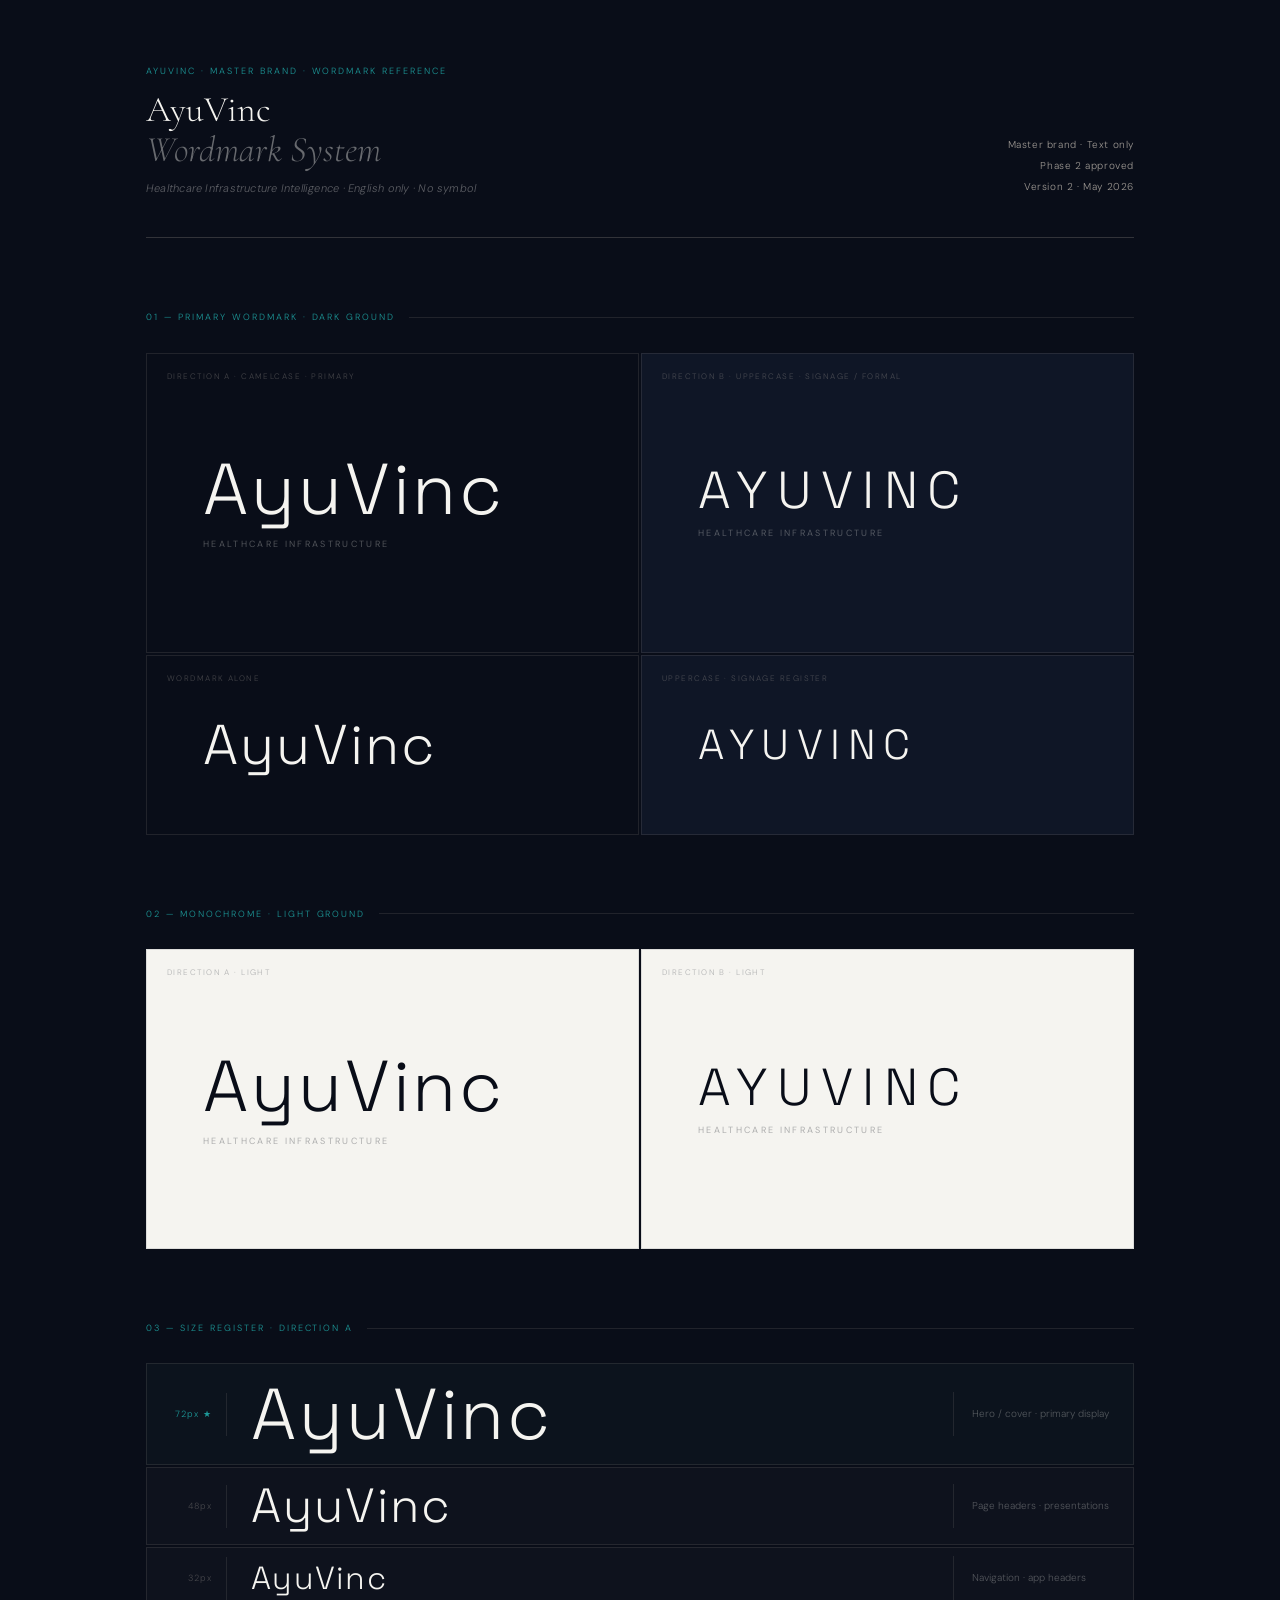
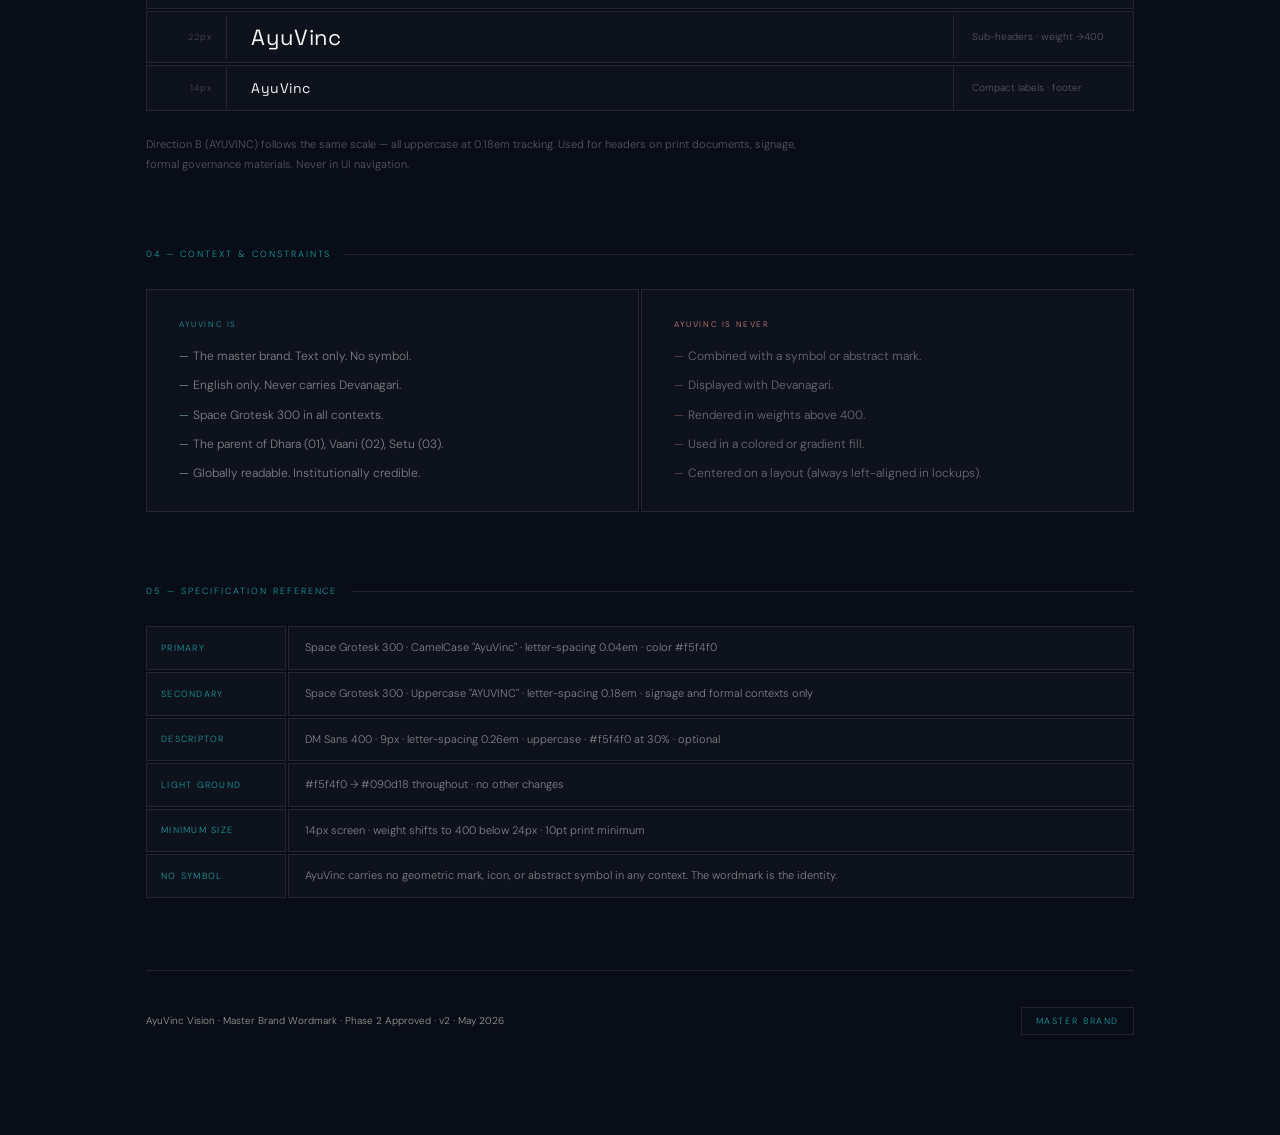
<file: AyuVinc Logo.html>
<!DOCTYPE html>
<html lang="en">
<head>
<meta charset="UTF-8">
<meta name="viewport" content="width=device-width, initial-scale=1.0">
<title>AyuVinc · Master Brand Wordmark</title>
<link rel="preconnect" href="https://fonts.googleapis.com">
<link href="https://fonts.googleapis.com/css2?family=Space+Grotesk:wght@300;400;500&family=DM+Sans:wght@300;400&family=Cormorant+Garamond:ital,wght@0,300;1,300&display=swap" rel="stylesheet">
<style>
  *, *::before, *::after { box-sizing: border-box; margin: 0; padding: 0; }
  :root {
    --navy:      #090d18;
    --navy-mid:  #0f1626;
    --off-white: #f5f4f0;
    --warm-gray: #9b9691;
    --teal:      oklch(62% 0.10 195);
    --teal-dark: oklch(45% 0.10 195);
    --sage:      oklch(65% 0.07 155);
    --rule:      rgba(155,150,145,0.16);
    --rule-hi:   rgba(155,150,145,0.28);
  }
  html, body { background: var(--navy); color: var(--off-white); font-family: 'DM Sans', sans-serif; font-weight: 300; line-height: 1.6; min-height: 100vh; }
  .doc { max-width: 1100px; margin: 0 auto; padding: 64px 56px 100px; }
  .doc-header { display: grid; grid-template-columns: 1fr auto; align-items: end; border-bottom: 1px solid var(--rule-hi); padding-bottom: 40px; margin-bottom: 72px; gap: 40px; }
  .eyebrow { font-size: 9px; letter-spacing: 0.22em; text-transform: uppercase; color: var(--teal); margin-bottom: 12px; }
  .doc-title { font-family: 'Cormorant Garamond', serif; font-size: 36px; font-weight: 300; line-height: 1.1; }
  .doc-title em { font-style: italic; color: rgba(245,244,240,0.4); }
  .doc-meta { text-align: right; font-size: 10px; color: var(--warm-gray); letter-spacing: 0.06em; line-height: 2.1; }
  .section { margin-bottom: 72px; }
  .section-label { font-size: 9px; letter-spacing: 0.22em; text-transform: uppercase; color: var(--teal); margin-bottom: 28px; display: flex; align-items: center; gap: 14px; }
  .section-label::after { content: ''; flex: 1; height: 1px; background: var(--rule); }
  .two-col { display: grid; grid-template-columns: 1fr 1fr; gap: 2px; margin-bottom: 2px; }
  .stage { border: 1px solid var(--rule); padding: 64px 56px; position: relative; display: flex; flex-direction: column; align-items: flex-start; justify-content: center; min-height: 300px; }
  .stage.dark  { background: var(--navy); }
  .stage.mid   { background: var(--navy-mid); }
  .stage.light { background: var(--off-white); border-color: rgba(9,13,24,0.1); }
  .stage-label { position: absolute; top: 16px; left: 20px; font-size: 8px; letter-spacing: 0.18em; text-transform: uppercase; color: rgba(155,150,145,0.4); }
  .stage.light .stage-label { color: rgba(9,13,24,0.28); }
  .sg { font-family: 'Space Grotesk', sans-serif; }
  .dm { font-family: 'DM Sans', sans-serif; }
  .size-table { display: grid; gap: 2px; margin-bottom: 24px; }
  .size-row { display: grid; grid-template-columns: 80px 1fr 180px; border: 1px solid var(--rule); background: rgba(245,244,240,0.02); align-items: center; }
  .sz-label { padding: 14px 14px; font-size: 9px; letter-spacing: 0.12em; color: rgba(155,150,145,0.4); border-right: 1px solid var(--rule); text-align: right; }
  .sz-sample { padding: 14px 24px; line-height: 1; }
  .sz-note { padding: 14px 18px; font-size: 10px; color: rgba(245,244,240,0.3); border-left: 1px solid var(--rule); }
  .spec-list { display: grid; gap: 2px; }
  .spec-row { display: grid; grid-template-columns: 140px 1fr; gap: 2px; }
  .sp-lbl { background: rgba(245,244,240,0.02); border: 1px solid var(--rule); padding: 12px 14px; font-size: 9px; letter-spacing: 0.14em; text-transform: uppercase; color: var(--teal); display: flex; align-items: center; }
  .sp-val { background: rgba(245,244,240,0.02); border: 1px solid var(--rule); padding: 12px 16px; font-size: 11px; color: rgba(245,244,240,0.5); line-height: 1.6; display: flex; align-items: center; }
  .note { font-size: 11px; color: rgba(245,244,240,0.32); line-height: 1.8; max-width: 660px; margin-top: 16px; }
  .doc-footer { border-top: 1px solid var(--rule); padding-top: 36px; margin-top: 60px; display: flex; justify-content: space-between; align-items: center; font-size: 10px; color: var(--warm-gray); }
  .footer-tag { font-size: 9px; letter-spacing: 0.18em; text-transform: uppercase; color: var(--teal); border: 1px solid var(--rule); padding: 6px 14px; }
</style>
</head>
<body>
<div class="doc">

  <!-- HEADER -->
  <div class="doc-header">
    <div>
      <div class="eyebrow">AyuVinc · Master Brand · Wordmark Reference</div>
      <div class="doc-title">AyuVinc<br><em>Wordmark System</em></div>
      <div style="margin-top:10px; font-size:11px; color:rgba(245,244,240,0.35); font-style:italic; letter-spacing:0.02em;">Healthcare Infrastructure Intelligence · English only · No symbol</div>
    </div>
    <div class="doc-meta">
      Master brand · Text only<br>
      Phase 2 approved<br>
      Version 2 · May 2026
    </div>
  </div>

  <!-- PRIMARY DARK -->
  <div class="section">
    <div class="section-label">01 — Primary Wordmark · Dark Ground</div>
    <div class="two-col">

      <!-- Direction A: CamelCase primary -->
      <div class="stage dark">
        <div class="stage-label">Direction A · CamelCase · Primary</div>
        <div style="display:flex; flex-direction:column; align-items:flex-start; gap:12px;">
          <span class="sg" style="font-size:72px; font-weight:300; letter-spacing:0.04em; color:var(--off-white); line-height:1;">AyuVinc</span>
          <span class="dm" style="font-size:9px; font-weight:400; letter-spacing:0.26em; text-transform:uppercase; color:rgba(245,244,240,0.3);">Healthcare Infrastructure</span>
        </div>
      </div>

      <!-- Direction B: Uppercase secondary -->
      <div class="stage mid">
        <div class="stage-label">Direction B · Uppercase · Signage / Formal</div>
        <div style="display:flex; flex-direction:column; align-items:flex-start; gap:10px;">
          <span class="sg" style="font-size:52px; font-weight:300; letter-spacing:0.18em; text-transform:uppercase; color:var(--off-white); line-height:1;">AYUVINC</span>
          <span class="dm" style="font-size:9px; font-weight:400; letter-spacing:0.26em; text-transform:uppercase; color:rgba(245,244,240,0.3);">Healthcare Infrastructure</span>
        </div>
      </div>

    </div>

    <!-- Wordmark alone, no descriptor -->
    <div class="two-col">
      <div class="stage dark" style="min-height:180px; padding:44px 56px;">
        <div class="stage-label">Wordmark alone</div>
        <span class="sg" style="font-size:56px; font-weight:300; letter-spacing:0.04em; color:var(--off-white); line-height:1;">AyuVinc</span>
      </div>
      <div class="stage mid" style="min-height:180px; padding:44px 56px;">
        <div class="stage-label">Uppercase · signage register</div>
        <span class="sg" style="font-size:42px; font-weight:300; letter-spacing:0.18em; text-transform:uppercase; color:var(--off-white); line-height:1;">AYUVINC</span>
      </div>
    </div>
  </div>

  <!-- LIGHT / MONOCHROME -->
  <div class="section">
    <div class="section-label">02 — Monochrome · Light Ground</div>
    <div class="two-col">

      <div class="stage light">
        <div class="stage-label">Direction A · Light</div>
        <div style="display:flex; flex-direction:column; align-items:flex-start; gap:12px;">
          <span class="sg" style="font-size:72px; font-weight:300; letter-spacing:0.04em; color:#090d18; line-height:1;">AyuVinc</span>
          <span class="dm" style="font-size:9px; font-weight:400; letter-spacing:0.26em; text-transform:uppercase; color:rgba(9,13,24,0.3);">Healthcare Infrastructure</span>
        </div>
      </div>

      <div class="stage light">
        <div class="stage-label">Direction B · Light</div>
        <div style="display:flex; flex-direction:column; align-items:flex-start; gap:10px;">
          <span class="sg" style="font-size:52px; font-weight:300; letter-spacing:0.18em; text-transform:uppercase; color:#090d18; line-height:1;">AYUVINC</span>
          <span class="dm" style="font-size:9px; font-weight:400; letter-spacing:0.26em; text-transform:uppercase; color:rgba(9,13,24,0.3);">Healthcare Infrastructure</span>
        </div>
      </div>

    </div>
  </div>

  <!-- SIZE REGISTER -->
  <div class="section">
    <div class="section-label">03 — Size Register · Direction A</div>
    <div class="size-table">
      <div class="size-row" style="background:rgba(100,175,195,0.03);">
        <div class="sz-label" style="color:var(--teal);">72px ★</div>
        <div class="sz-sample"><span class="sg" style="font-size:72px; font-weight:300; letter-spacing:0.04em; color:var(--off-white);">AyuVinc</span></div>
        <div class="sz-note">Hero / cover · primary display</div>
      </div>
      <div class="size-row">
        <div class="sz-label">48px</div>
        <div class="sz-sample"><span class="sg" style="font-size:48px; font-weight:300; letter-spacing:0.04em; color:var(--off-white);">AyuVinc</span></div>
        <div class="sz-note">Page headers · presentations</div>
      </div>
      <div class="size-row">
        <div class="sz-label">32px</div>
        <div class="sz-sample"><span class="sg" style="font-size:32px; font-weight:300; letter-spacing:0.04em; color:var(--off-white);">AyuVinc</span></div>
        <div class="sz-note">Navigation · app headers</div>
      </div>
      <div class="size-row">
        <div class="sz-label">22px</div>
        <div class="sz-sample"><span class="sg" style="font-size:22px; font-weight:400; letter-spacing:0.04em; color:var(--off-white);">AyuVinc</span></div>
        <div class="sz-note">Sub-headers · weight →400</div>
      </div>
      <div class="size-row">
        <div class="sz-label">14px</div>
        <div class="sz-sample"><span class="sg" style="font-size:14px; font-weight:400; letter-spacing:0.04em; color:var(--off-white);">AyuVinc</span></div>
        <div class="sz-note">Compact labels · footer</div>
      </div>
    </div>
    <p class="note">Direction B (AYUVINC) follows the same scale — all uppercase at 0.18em tracking. Used for headers on print documents, signage, formal governance materials. Never in UI navigation.</p>
  </div>

  <!-- WHAT IT IS NOT -->
  <div class="section">
    <div class="section-label">04 — Context & Constraints</div>
    <div style="display:grid; grid-template-columns:1fr 1fr; gap:2px;">

      <div style="background:rgba(245,244,240,0.02); border:1px solid var(--rule); padding:28px 32px;">
        <div style="font-size:8px; letter-spacing:0.2em; text-transform:uppercase; color:var(--teal); margin-bottom:16px;">AyuVinc is</div>
        <div style="display:flex; flex-direction:column; gap:10px;">
          <div style="font-size:12px; color:rgba(245,244,240,0.5); line-height:1.6; padding-left:14px; position:relative;"><span style="position:absolute; left:0; color:var(--sage);">—</span> The master brand. Text only. No symbol.</div>
          <div style="font-size:12px; color:rgba(245,244,240,0.5); line-height:1.6; padding-left:14px; position:relative;"><span style="position:absolute; left:0; color:var(--sage);">—</span> English only. Never carries Devanagari.</div>
          <div style="font-size:12px; color:rgba(245,244,240,0.5); line-height:1.6; padding-left:14px; position:relative;"><span style="position:absolute; left:0; color:var(--sage);">—</span> Space Grotesk 300 in all contexts.</div>
          <div style="font-size:12px; color:rgba(245,244,240,0.5); line-height:1.6; padding-left:14px; position:relative;"><span style="position:absolute; left:0; color:var(--sage);">—</span> The parent of Dhara (01), Vaani (02), Setu (03).</div>
          <div style="font-size:12px; color:rgba(245,244,240,0.5); line-height:1.6; padding-left:14px; position:relative;"><span style="position:absolute; left:0; color:var(--sage);">—</span> Globally readable. Institutionally credible.</div>
        </div>
      </div>

      <div style="background:rgba(245,244,240,0.02); border:1px solid var(--rule); padding:28px 32px;">
        <div style="font-size:8px; letter-spacing:0.2em; text-transform:uppercase; color:oklch(68% 0.10 25); margin-bottom:16px;">AyuVinc is never</div>
        <div style="display:flex; flex-direction:column; gap:10px;">
          <div style="font-size:12px; color:rgba(245,244,240,0.4); line-height:1.6; padding-left:14px; position:relative;"><span style="position:absolute; left:0; color:rgba(200,120,100,0.5);">—</span> Combined with a symbol or abstract mark.</div>
          <div style="font-size:12px; color:rgba(245,244,240,0.4); line-height:1.6; padding-left:14px; position:relative;"><span style="position:absolute; left:0; color:rgba(200,120,100,0.5);">—</span> Displayed with Devanagari.</div>
          <div style="font-size:12px; color:rgba(245,244,240,0.4); line-height:1.6; padding-left:14px; position:relative;"><span style="position:absolute; left:0; color:rgba(200,120,100,0.5);">—</span> Rendered in weights above 400.</div>
          <div style="font-size:12px; color:rgba(245,244,240,0.4); line-height:1.6; padding-left:14px; position:relative;"><span style="position:absolute; left:0; color:rgba(200,120,100,0.5);">—</span> Used in a colored or gradient fill.</div>
          <div style="font-size:12px; color:rgba(245,244,240,0.4); line-height:1.6; padding-left:14px; position:relative;"><span style="position:absolute; left:0; color:rgba(200,120,100,0.5);">—</span> Centered on a layout (always left-aligned in lockups).</div>
        </div>
      </div>

    </div>
  </div>

  <!-- SPEC -->
  <div class="section">
    <div class="section-label">05 — Specification Reference</div>
    <div class="spec-list">
      <div class="spec-row">
        <div class="sp-lbl">Primary</div>
        <div class="sp-val">Space Grotesk 300 · CamelCase "AyuVinc" · letter-spacing 0.04em · color #f5f4f0</div>
      </div>
      <div class="spec-row">
        <div class="sp-lbl">Secondary</div>
        <div class="sp-val">Space Grotesk 300 · Uppercase "AYUVINC" · letter-spacing 0.18em · signage and formal contexts only</div>
      </div>
      <div class="spec-row">
        <div class="sp-lbl">Descriptor</div>
        <div class="sp-val">DM Sans 400 · 9px · letter-spacing 0.26em · uppercase · #f5f4f0 at 30% · optional</div>
      </div>
      <div class="spec-row">
        <div class="sp-lbl">Light ground</div>
        <div class="sp-val">#f5f4f0 → #090d18 throughout · no other changes</div>
      </div>
      <div class="spec-row">
        <div class="sp-lbl">Minimum size</div>
        <div class="sp-val">14px screen · weight shifts to 400 below 24px · 10pt print minimum</div>
      </div>
      <div class="spec-row">
        <div class="sp-lbl">No symbol</div>
        <div class="sp-val">AyuVinc carries no geometric mark, icon, or abstract symbol in any context. The wordmark is the identity.</div>
      </div>
    </div>
  </div>

  <!-- FOOTER -->
  <div class="doc-footer">
    <span>AyuVinc Vision · Master Brand Wordmark · Phase 2 Approved · v2 · May 2026</span>
    <span class="footer-tag">Master Brand</span>
  </div>

</div>
</body>
</html>
</file>
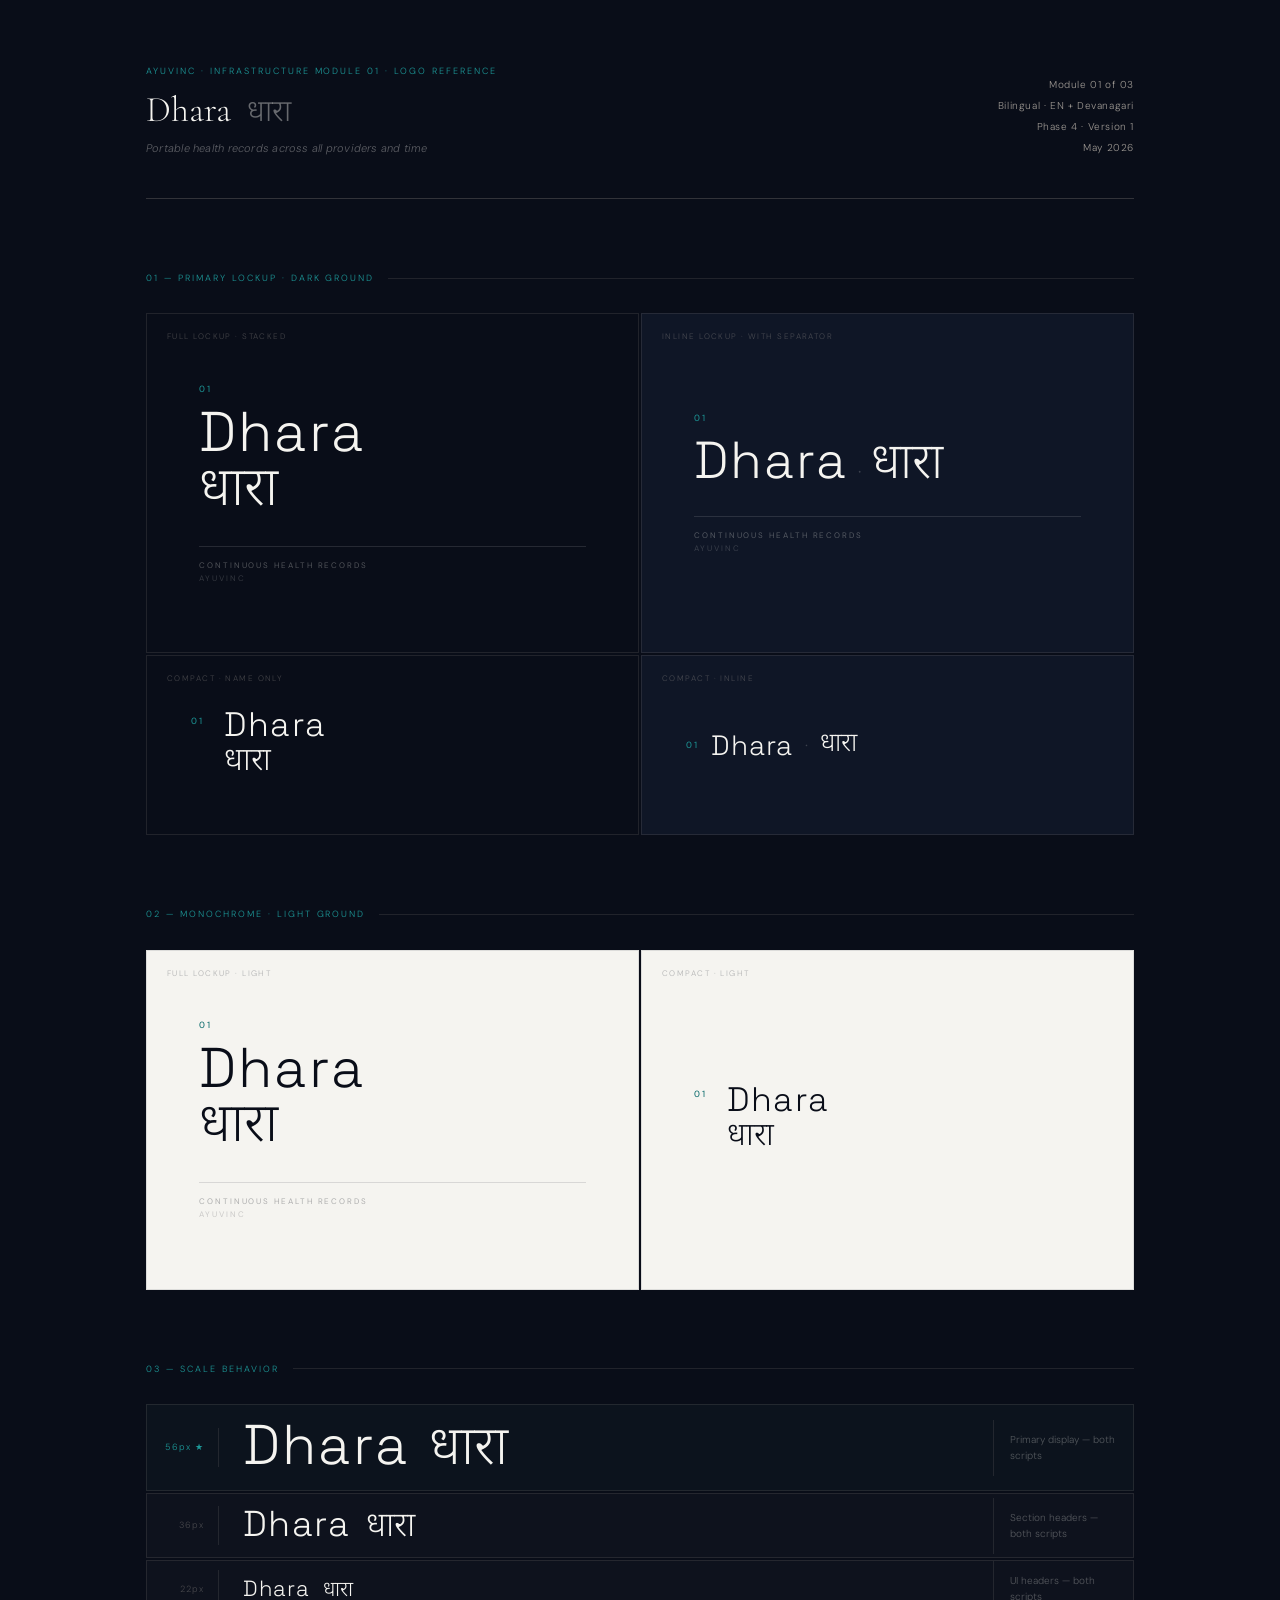
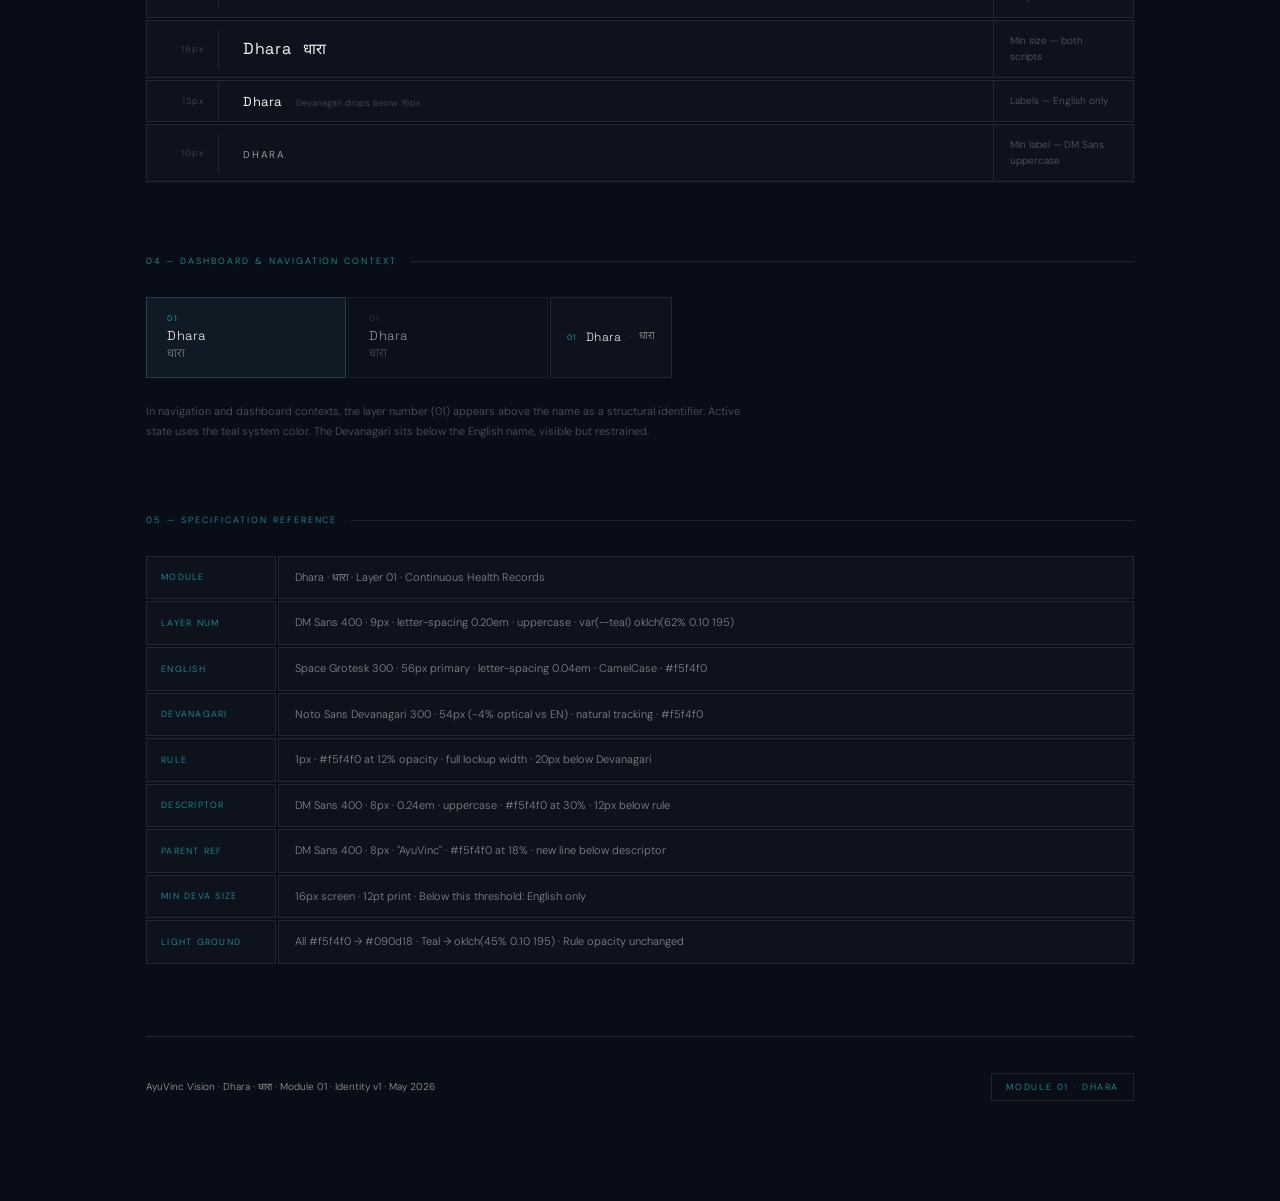
<file: Dhara Logo.html>
<!DOCTYPE html>
<html lang="en">
<head>
<meta charset="UTF-8">
<meta name="viewport" content="width=device-width, initial-scale=1.0">
<title>Dhara · धारा · AyuVinc Module Logo</title>

  <link rel="preconnect" href="https://fonts.googleapis.com">
  <link href="https://fonts.googleapis.com/css2?family=Space+Grotesk:wght@300;400;500&family=DM+Sans:wght@300;400&family=Noto+Sans+Devanagari:wght@200;300;400&family=Cormorant+Garamond:ital,wght@0,300;1,300&display=swap" rel="stylesheet">

<style>
  *, *::before, *::after { box-sizing: border-box; margin: 0; padding: 0; }
  :root {
    --navy:      #090d18;
    --navy-mid:  #0f1626;
    --off-white: #f5f4f0;
    --warm-gray: #9b9691;
    --teal:      oklch(62% 0.10 195);
    --teal-dark: oklch(45% 0.10 195);
    --sage:      oklch(65% 0.07 155);
    --rule:      rgba(155,150,145,0.16);
    --rule-hi:   rgba(155,150,145,0.28);
  }
  html, body { background: var(--navy); color: var(--off-white); font-family: 'DM Sans', sans-serif; font-weight: 300; line-height: 1.6; min-height: 100vh; }
  .doc { max-width: 1100px; margin: 0 auto; padding: 64px 56px 100px; }
  .doc-header { display: grid; grid-template-columns: 1fr auto; align-items: end; border-bottom: 1px solid var(--rule-hi); padding-bottom: 40px; margin-bottom: 72px; gap: 40px; }
  .eyebrow { font-size: 9px; letter-spacing: 0.22em; text-transform: uppercase; color: var(--teal); margin-bottom: 12px; }
  .doc-title { font-family: 'Cormorant Garamond', serif; font-size: 36px; font-weight: 300; line-height: 1.1; display:flex; align-items:baseline; gap:16px; }
  .doc-title-deva { font-family: 'Noto Sans Devanagari', sans-serif; font-weight: 300; font-size: 30px; color: rgba(245,244,240,0.4); }
  .doc-meta { text-align: right; font-size: 10px; color: var(--warm-gray); letter-spacing: 0.06em; line-height: 2.1; }
  .section { margin-bottom: 72px; }
  .section-label { font-size: 9px; letter-spacing: 0.22em; text-transform: uppercase; color: var(--teal); margin-bottom: 28px; display: flex; align-items: center; gap: 14px; }
  .section-label::after { content: ''; flex: 1; height: 1px; background: var(--rule); }
  .two-col { display: grid; grid-template-columns: 1fr 1fr; gap: 2px; margin-bottom: 2px; }
  .stage { border: 1px solid var(--rule); padding: 56px 52px; position: relative; display: flex; flex-direction: column; align-items: flex-start; justify-content: center; min-height: 340px; }
  .stage.dark  { background: var(--navy); }
  .stage.dark2 { background: var(--navy-mid); }
  .stage.light { background: var(--off-white); border-color: rgba(9,13,24,0.1); }
  .stage-label { position: absolute; top: 16px; left: 20px; font-size: 8px; letter-spacing: 0.18em; text-transform: uppercase; color: rgba(155,150,145,0.4); }
  .stage.light .stage-label { color: rgba(9,13,24,0.28); }
  .compact { min-height: 180px; padding: 36px 44px; }
  .sg   { font-family: 'Space Grotesk', sans-serif; }
  .dm   { font-family: 'DM Sans', sans-serif; }
  .deva { font-family: 'Noto Sans Devanagari', sans-serif; }
  .lk-num { font-size: 9px; font-weight: 400; letter-spacing: 0.2em; text-transform: uppercase; color: var(--teal); margin-bottom: 8px; font-family: 'DM Sans', sans-serif; }
  .lk-en  { font-family: 'Space Grotesk', sans-serif; font-size: 56px; font-weight: 300; letter-spacing: 0.04em; color: var(--off-white); line-height: 1; }
  .lk-dv  { font-family: 'Noto Sans Devanagari', sans-serif; font-size: 54px; font-weight: 300; color: var(--off-white); line-height: 1.22; margin-bottom: 20px; }
  .lk-rule { height: 1px; background: rgba(245,244,240,0.12); width: 100%; margin-bottom: 12px; }
  .lk-desc { font-family: 'DM Sans', sans-serif; font-size: 8px; font-weight: 400; letter-spacing: 0.24em; text-transform: uppercase; color: rgba(245,244,240,0.3); line-height: 1.65; }
  .lk-parent { color: rgba(245,244,240,0.18); }
  .lk-en-lg  { font-size: 44px; }
  .lk-dv-lg  { font-size: 42px; }
  .lk-en-sm  { font-size: 28px; }
  .lk-dv-sm  { font-size: 26px; margin-bottom: 14px; }
  /* Light versions */
  .light .lk-num  { color: var(--teal-dark); }
  .light .lk-en   { color: #090d18; }
  .light .lk-dv   { color: #090d18; }
  .light .lk-rule { background: rgba(9,13,24,0.12); }
  .light .lk-desc { color: rgba(9,13,24,0.3); }
  .light .lk-parent { color: rgba(9,13,24,0.18); }
  /* Size register */
  .size-table { display: grid; gap: 2px; margin-bottom: 24px; }
  .size-row { display: grid; grid-template-columns: 72px 1fr 140px; border: 1px solid var(--rule); background: rgba(245,244,240,0.02); align-items: center; }
  .sz-label { padding: 12px 14px; font-size: 9px; letter-spacing: 0.12em; color: rgba(155,150,145,0.4); border-right: 1px solid var(--rule); text-align: right; }
  .sz-sample { padding: 12px 24px; line-height: 1; }
  .sz-note { padding: 12px 16px; font-size: 10px; color: rgba(245,244,240,0.3); border-left: 1px solid var(--rule); }
  /* Spec rows */
  .spec-list { display: grid; gap: 2px; }
  .spec-row { display: grid; grid-template-columns: 130px 1fr; gap: 2px; }
  .sp-lbl { background: rgba(245,244,240,0.02); border: 1px solid var(--rule); padding: 12px 14px; font-size: 9px; letter-spacing: 0.14em; text-transform: uppercase; color: var(--teal); display: flex; align-items: center; }
  .sp-val { background: rgba(245,244,240,0.02); border: 1px solid var(--rule); padding: 12px 16px; font-size: 11px; color: rgba(245,244,240,0.5); line-height: 1.6; display: flex; align-items: center; }
  /* Inline format */
  .inline-row { display: flex; align-items: baseline; gap: 0; }
  .inline-sep { color: rgba(245,244,240,0.2); font-size: 18px; font-family: 'DM Sans', sans-serif; margin: 0 10px; }
  /* Footer */
  .doc-footer { border-top: 1px solid var(--rule); padding-top: 36px; margin-top: 60px; display: flex; justify-content: space-between; align-items: center; font-size: 10px; color: var(--warm-gray); }
  .footer-tag { font-size: 9px; letter-spacing: 0.18em; text-transform: uppercase; color: var(--teal); border: 1px solid var(--rule); padding: 6px 14px; }
</style>
</head>
<body>
<div class="doc">

  <!-- HEADER -->
  <div class="doc-header">
    <div>
      <div class="eyebrow">AyuVinc · Infrastructure Module 01 · Logo Reference</div>
      <div class="doc-title">
        Dhara
        <span class="doc-title-deva">धारा</span>
      </div>
      <div style="margin-top:10px; font-size:11px; color:rgba(245,244,240,0.35); font-style:italic; letter-spacing:0.02em;">Portable health records across all providers and time</div>
    </div>
    <div class="doc-meta">
      Module 01 of 03<br>
      Bilingual · EN + Devanagari<br>
      Phase 4 · Version 1<br>
      May 2026
    </div>
  </div>

  <!-- PRIMARY LOCKUPS -->
  <div class="section">
    <div class="section-label">01 — Primary Lockup · Dark Ground</div>
    <div class="two-col">

      <!-- Full lockup -->
      <div class="stage dark">
        <div class="stage-label">Full lockup · Stacked</div>
        <div class="lk-num">01</div>
        <div class="lk-en">Dhara</div>
        <div class="lk-dv">धारा</div>
        <div class="lk-rule"></div>
        <div class="lk-desc">Continuous Health Records<br><span class="lk-parent">AyuVinc</span></div>
      </div>

      <!-- Inline lockup -->
      <div class="stage dark" style="background:var(--navy-mid);">
        <div class="stage-label">Inline lockup · with separator</div>
        <div class="lk-num">01</div>
        <div class="inline-row" style="margin-bottom:20px;">
          <span class="sg" style="font-size:52px; font-weight:300; letter-spacing:0.04em; color:var(--off-white); line-height:1;">Dhara</span>
          <span class="inline-sep">·</span>
          <span class="deva" style="font-size:50px; font-weight:300; color:var(--off-white); line-height:1.22;">धारा</span>
        </div>
        <div class="lk-rule"></div>
        <div class="lk-desc">Continuous Health Records<br><span class="lk-parent">AyuVinc</span></div>
      </div>

    </div>

    <!-- Compact dark -->
    <div class="two-col">
      <div class="stage dark compact">
        <div class="stage-label">Compact · Name only</div>
        <div style="display:flex; align-items:center; gap:20px;">
          <div class="dm" style="font-size:9px; font-weight:400; letter-spacing:0.2em; text-transform:uppercase; color:var(--teal); align-self:flex-start; padding-top:6px;">01</div>
          <div>
            <div class="sg" style="font-size:34px; font-weight:300; letter-spacing:0.04em; color:var(--off-white); line-height:1;">Dhara</div>
            <div class="deva" style="font-size:32px; font-weight:300; color:var(--off-white); line-height:1.25;">धारा</div>
          </div>
        </div>
      </div>
      <div class="stage dark compact" style="background:var(--navy-mid);">
        <div class="stage-label">Compact · Inline</div>
        <div style="display:flex; align-items:center; gap:12px;">
          <div class="dm" style="font-size:9px; font-weight:400; letter-spacing:0.2em; text-transform:uppercase; color:var(--teal);">01</div>
          <div class="sg" style="font-size:28px; font-weight:300; letter-spacing:0.04em; color:var(--off-white); line-height:1;">Dhara</div>
          <span style="color:rgba(245,244,240,0.2); font-size:16px;">·</span>
          <div class="deva" style="font-size:26px; font-weight:300; color:var(--off-white); line-height:1.25;">धारा</div>
        </div>
      </div>
    </div>
  </div>

  <!-- LIGHT VERSIONS -->
  <div class="section">
    <div class="section-label">02 — Monochrome · Light Ground</div>
    <div class="two-col">

      <div class="stage light">
        <div class="stage-label">Full lockup · Light</div>
        <div class="lk-num">01</div>
        <div class="lk-en">Dhara</div>
        <div class="lk-dv">धारा</div>
        <div class="lk-rule"></div>
        <div class="lk-desc">Continuous Health Records<br><span class="lk-parent">AyuVinc</span></div>
      </div>

      <div class="stage light">
        <div class="stage-label">Compact · Light</div>
        <div style="display:flex; align-items:center; gap:20px;">
          <div style="font-family:'DM Sans',sans-serif; font-size:9px; font-weight:400; letter-spacing:0.2em; text-transform:uppercase; color:var(--teal-dark); align-self:flex-start; padding-top:4px;">01</div>
          <div>
            <div style="font-family:'Space Grotesk',sans-serif; font-size:34px; font-weight:300; letter-spacing:0.04em; color:#090d18; line-height:1;">Dhara</div>
            <div style="font-family:'Noto Sans Devanagari',sans-serif; font-size:32px; font-weight:300; color:#090d18; line-height:1.25;">धारा</div>
          </div>
        </div>
      </div>

    </div>
  </div>

  <!-- SCALE BEHAVIOR -->
  <div class="section">
    <div class="section-label">03 — Scale Behavior</div>
    <div class="size-table">
      <div class="size-row" style="background:rgba(100,175,195,0.03);">
        <div class="sz-label" style="color:var(--teal);">56px ★</div>
        <div class="sz-sample">
          <span class="sg" style="font-size:56px; font-weight:300; letter-spacing:0.04em; color:var(--off-white);">Dhara</span>
          <span class="deva" style="font-size:54px; font-weight:300; color:var(--off-white); margin-left:16px;">धारा</span>
        </div>
        <div class="sz-note">Primary display — both scripts</div>
      </div>
      <div class="size-row">
        <div class="sz-label">36px</div>
        <div class="sz-sample">
          <span class="sg" style="font-size:36px; font-weight:300; letter-spacing:0.04em; color:var(--off-white);">Dhara</span>
          <span class="deva" style="font-size:34px; font-weight:300; color:var(--off-white); margin-left:12px;">धारा</span>
        </div>
        <div class="sz-note">Section headers — both scripts</div>
      </div>
      <div class="size-row">
        <div class="sz-label">22px</div>
        <div class="sz-sample">
          <span class="sg" style="font-size:22px; font-weight:300; letter-spacing:0.04em; color:var(--off-white);">Dhara</span>
          <span class="deva" style="font-size:21px; font-weight:300; color:var(--off-white); margin-left:10px;">धारा</span>
        </div>
        <div class="sz-note">UI headers — both scripts</div>
      </div>
      <div class="size-row">
        <div class="sz-label">16px</div>
        <div class="sz-sample">
          <span class="sg" style="font-size:16px; font-weight:400; letter-spacing:0.04em; color:var(--off-white);">Dhara</span>
          <span class="deva" style="font-size:15px; font-weight:400; color:var(--off-white); margin-left:8px;">धारा</span>
        </div>
        <div class="sz-note">Min size — both scripts</div>
      </div>
      <div class="size-row">
        <div class="sz-label">13px</div>
        <div class="sz-sample">
          <span class="sg" style="font-size:13px; font-weight:400; letter-spacing:0.04em; color:var(--off-white);">Dhara</span>
          <span style="font-size:9px; color:rgba(245,244,240,0.25); margin-left:10px; font-family:'DM Sans',sans-serif;">Devanagari drops below 16px</span>
        </div>
        <div class="sz-note">Labels — English only</div>
      </div>
      <div class="size-row">
        <div class="sz-label">10px</div>
        <div class="sz-sample">
          <span class="dm" style="font-size:10px; font-weight:400; letter-spacing:0.18em; text-transform:uppercase; color:rgba(245,244,240,0.6);">DHARA</span>
        </div>
        <div class="sz-note">Min label — DM Sans uppercase</div>
      </div>
    </div>
  </div>

  <!-- DASHBOARD CONTEXT -->
  <div class="section">
    <div class="section-label">04 — Dashboard & Navigation Context</div>
    <div style="display:grid; grid-template-columns:auto auto auto; gap:2px; justify-content:start; margin-bottom:24px;">

      <!-- Nav item active -->
      <div style="background:rgba(100,175,195,0.08); border:1px solid rgba(100,175,195,0.25); padding:14px 20px; display:flex; align-items:center; gap:14px; min-width:200px;">
        <div style="display:flex; flex-direction:column;">
          <div class="dm" style="font-size:8px; font-weight:400; letter-spacing:0.2em; text-transform:uppercase; color:var(--teal); margin-bottom:2px;">01</div>
          <div class="sg" style="font-size:13px; font-weight:300; letter-spacing:0.04em; color:var(--off-white);">Dhara</div>
          <div class="deva" style="font-size:12px; font-weight:300; color:rgba(245,244,240,0.5); line-height:1.3;">धारा</div>
        </div>
      </div>

      <!-- Nav item default -->
      <div style="background:rgba(245,244,240,0.02); border:1px solid var(--rule); padding:14px 20px; display:flex; align-items:center; gap:14px; min-width:200px; opacity:0.6;">
        <div style="display:flex; flex-direction:column;">
          <div class="dm" style="font-size:8px; font-weight:400; letter-spacing:0.2em; text-transform:uppercase; color:rgba(155,150,145,0.5); margin-bottom:2px;">01</div>
          <div class="sg" style="font-size:13px; font-weight:300; letter-spacing:0.04em; color:var(--off-white);">Dhara</div>
          <div class="deva" style="font-size:12px; font-weight:300; color:rgba(245,244,240,0.5); line-height:1.3;">धारा</div>
        </div>
      </div>

      <!-- Chip / tag version -->
      <div style="display:flex; align-items:center; gap:8px; border:1px solid var(--rule); padding:8px 16px; background:rgba(245,244,240,0.02);">
        <span class="dm" style="font-size:8px; font-weight:400; letter-spacing:0.18em; text-transform:uppercase; color:var(--teal);">01</span>
        <span class="sg" style="font-size:12px; font-weight:300; letter-spacing:0.04em; color:var(--off-white);">Dhara</span>
        <span style="color:rgba(245,244,240,0.2); font-size:10px;">·</span>
        <span class="deva" style="font-size:11px; font-weight:300; color:rgba(245,244,240,0.65);">धारा</span>
      </div>

    </div>
    <p style="font-size:11px; color:rgba(245,244,240,0.3); line-height:1.8; max-width:600px;">
      In navigation and dashboard contexts, the layer number (01) appears above the name as a structural identifier.
      Active state uses the teal system color. The Devanagari sits below the English name, visible but restrained.
    </p>
  </div>

  <!-- SPECS -->
  <div class="section">
    <div class="section-label">05 — Specification Reference</div>
    <div class="spec-list">
      <div class="spec-row">
        <div class="sp-lbl">Module</div>
        <div class="sp-val">Dhara · धारा · Layer 01 · Continuous Health Records</div>
      </div>
      <div class="spec-row">
        <div class="sp-lbl">Layer num</div>
        <div class="sp-val">DM Sans 400 · 9px · letter-spacing 0.20em · uppercase · var(--teal) oklch(62% 0.10 195)</div>
      </div>
      <div class="spec-row">
        <div class="sp-lbl">English</div>
        <div class="sp-val">Space Grotesk 300 · 56px primary · letter-spacing 0.04em · CamelCase · #f5f4f0</div>
      </div>
      <div class="spec-row">
        <div class="sp-lbl">Devanagari</div>
        <div class="sp-val">Noto Sans Devanagari 300 · 54px (−4% optical vs EN) · natural tracking · #f5f4f0</div>
      </div>
      <div class="spec-row">
        <div class="sp-lbl">Rule</div>
        <div class="sp-val">1px · #f5f4f0 at 12% opacity · full lockup width · 20px below Devanagari</div>
      </div>
      <div class="spec-row">
        <div class="sp-lbl">Descriptor</div>
        <div class="sp-val">DM Sans 400 · 8px · 0.24em · uppercase · #f5f4f0 at 30% · 12px below rule</div>
      </div>
      <div class="spec-row">
        <div class="sp-lbl">Parent ref</div>
        <div class="sp-val">DM Sans 400 · 8px · "AyuVinc" · #f5f4f0 at 18% · new line below descriptor</div>
      </div>
      <div class="spec-row">
        <div class="sp-lbl">Min Deva size</div>
        <div class="sp-val">16px screen · 12pt print · Below this threshold: English only</div>
      </div>
      <div class="spec-row">
        <div class="sp-lbl">Light ground</div>
        <div class="sp-val">All #f5f4f0 → #090d18 · Teal → oklch(45% 0.10 195) · Rule opacity unchanged</div>
      </div>
    </div>
  </div>

  <!-- FOOTER -->
  <div class="doc-footer">
    <span>AyuVinc Vision · Dhara · धारा · Module 01 · Identity v1 · May 2026</span>
    <span class="footer-tag">Module 01 · Dhara</span>
  </div>

</div>
</body>
</html>
</file>
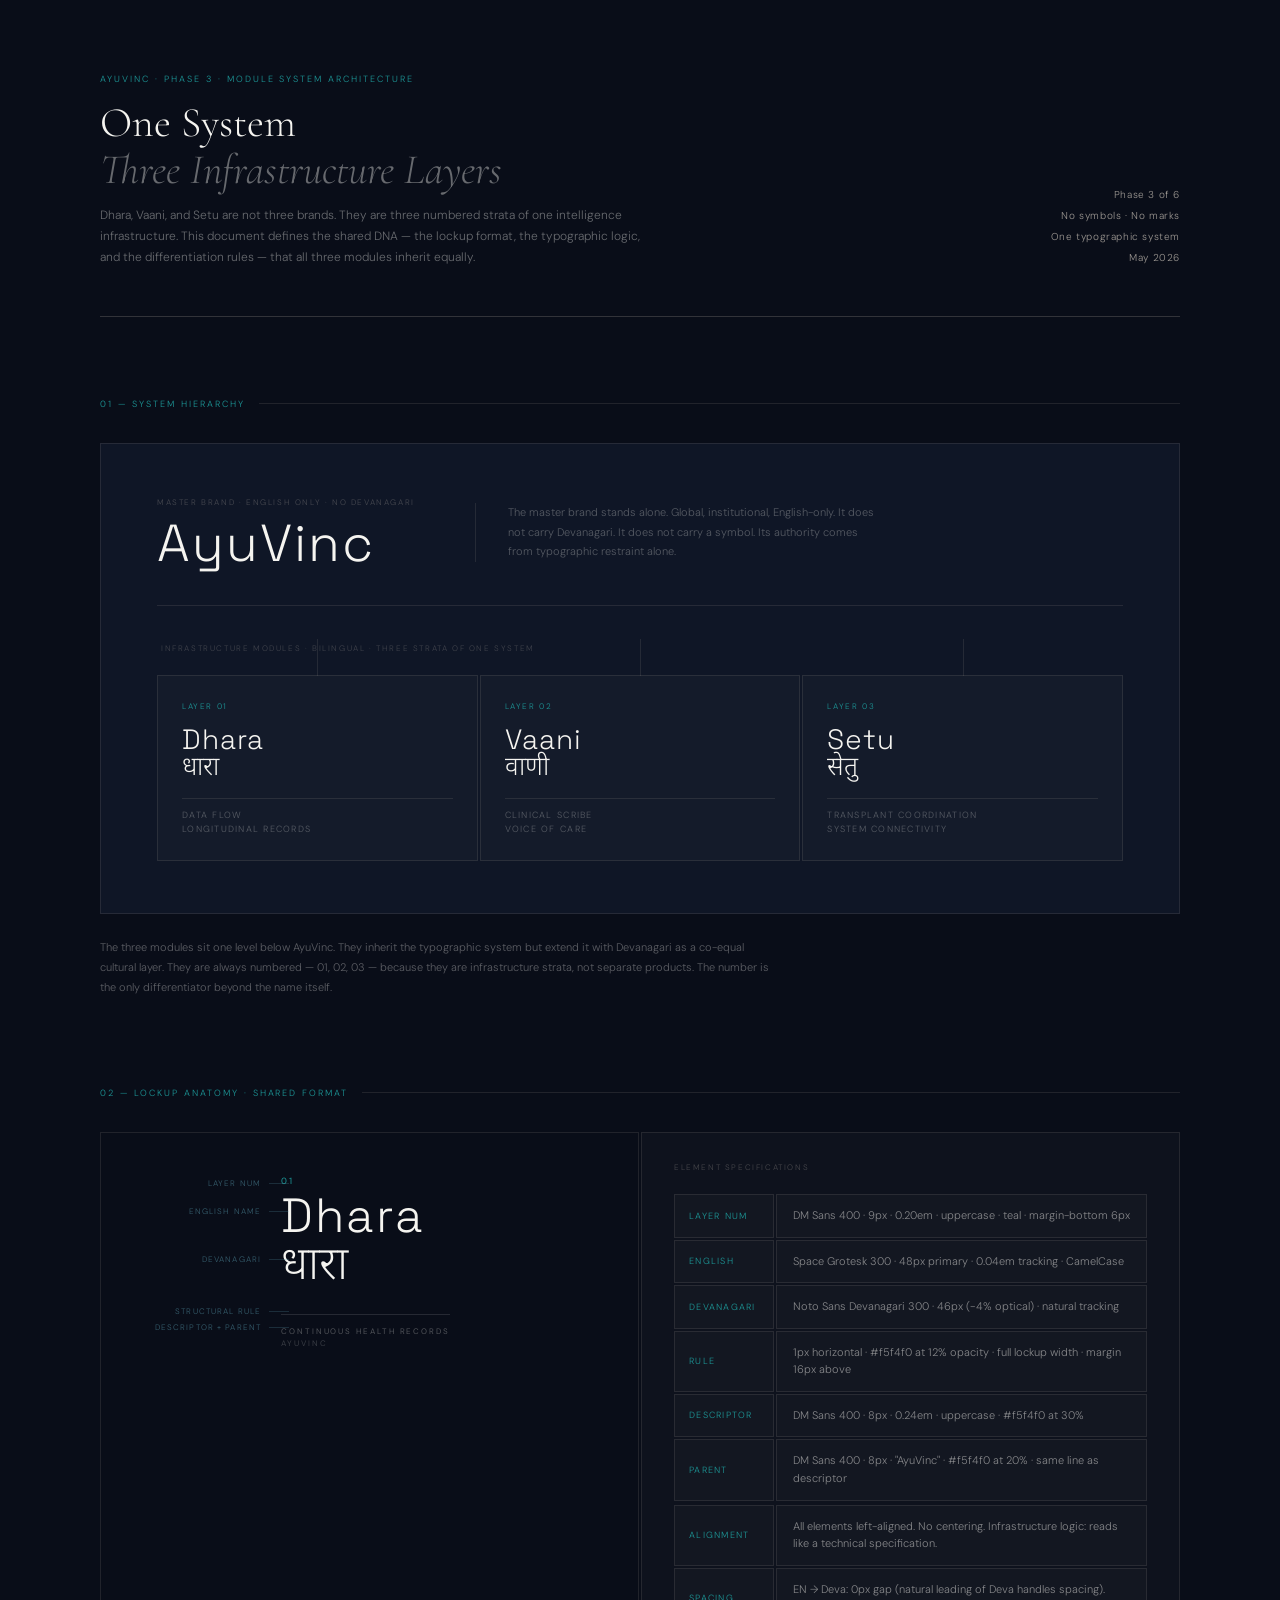
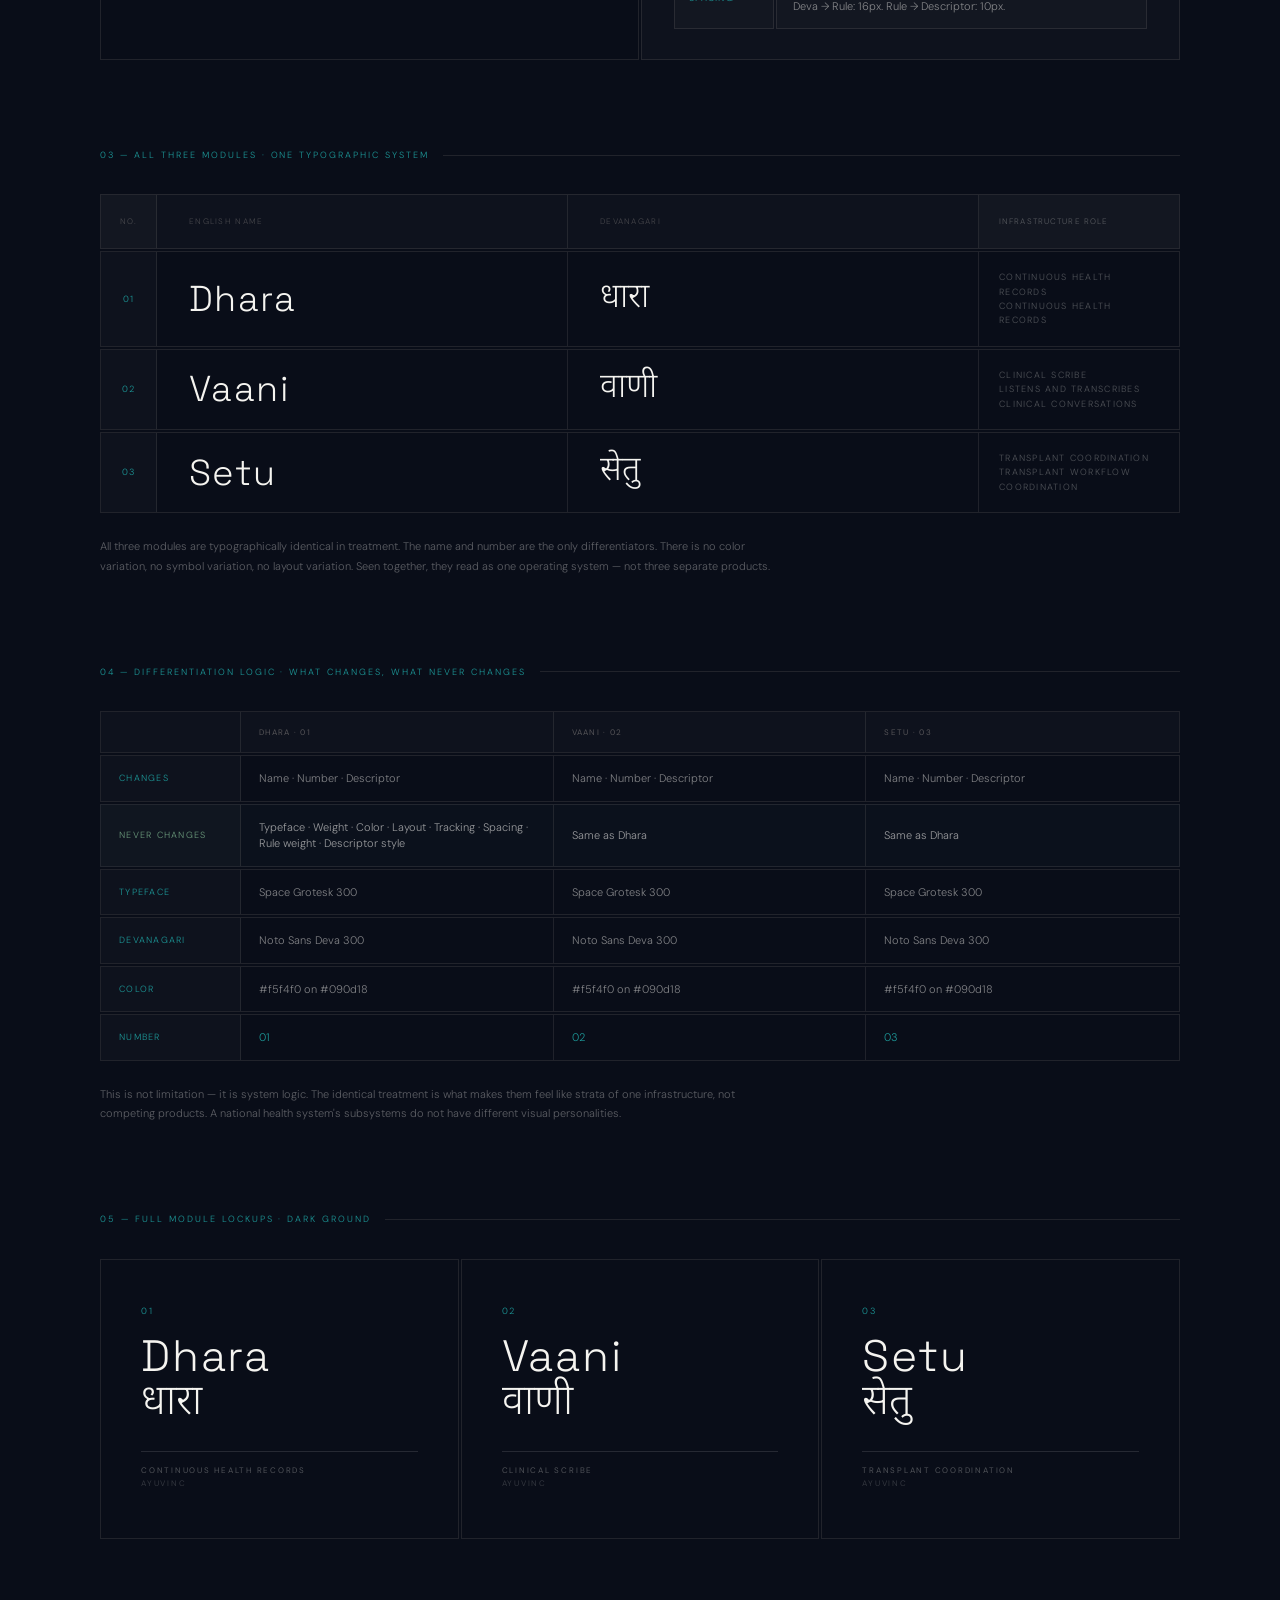
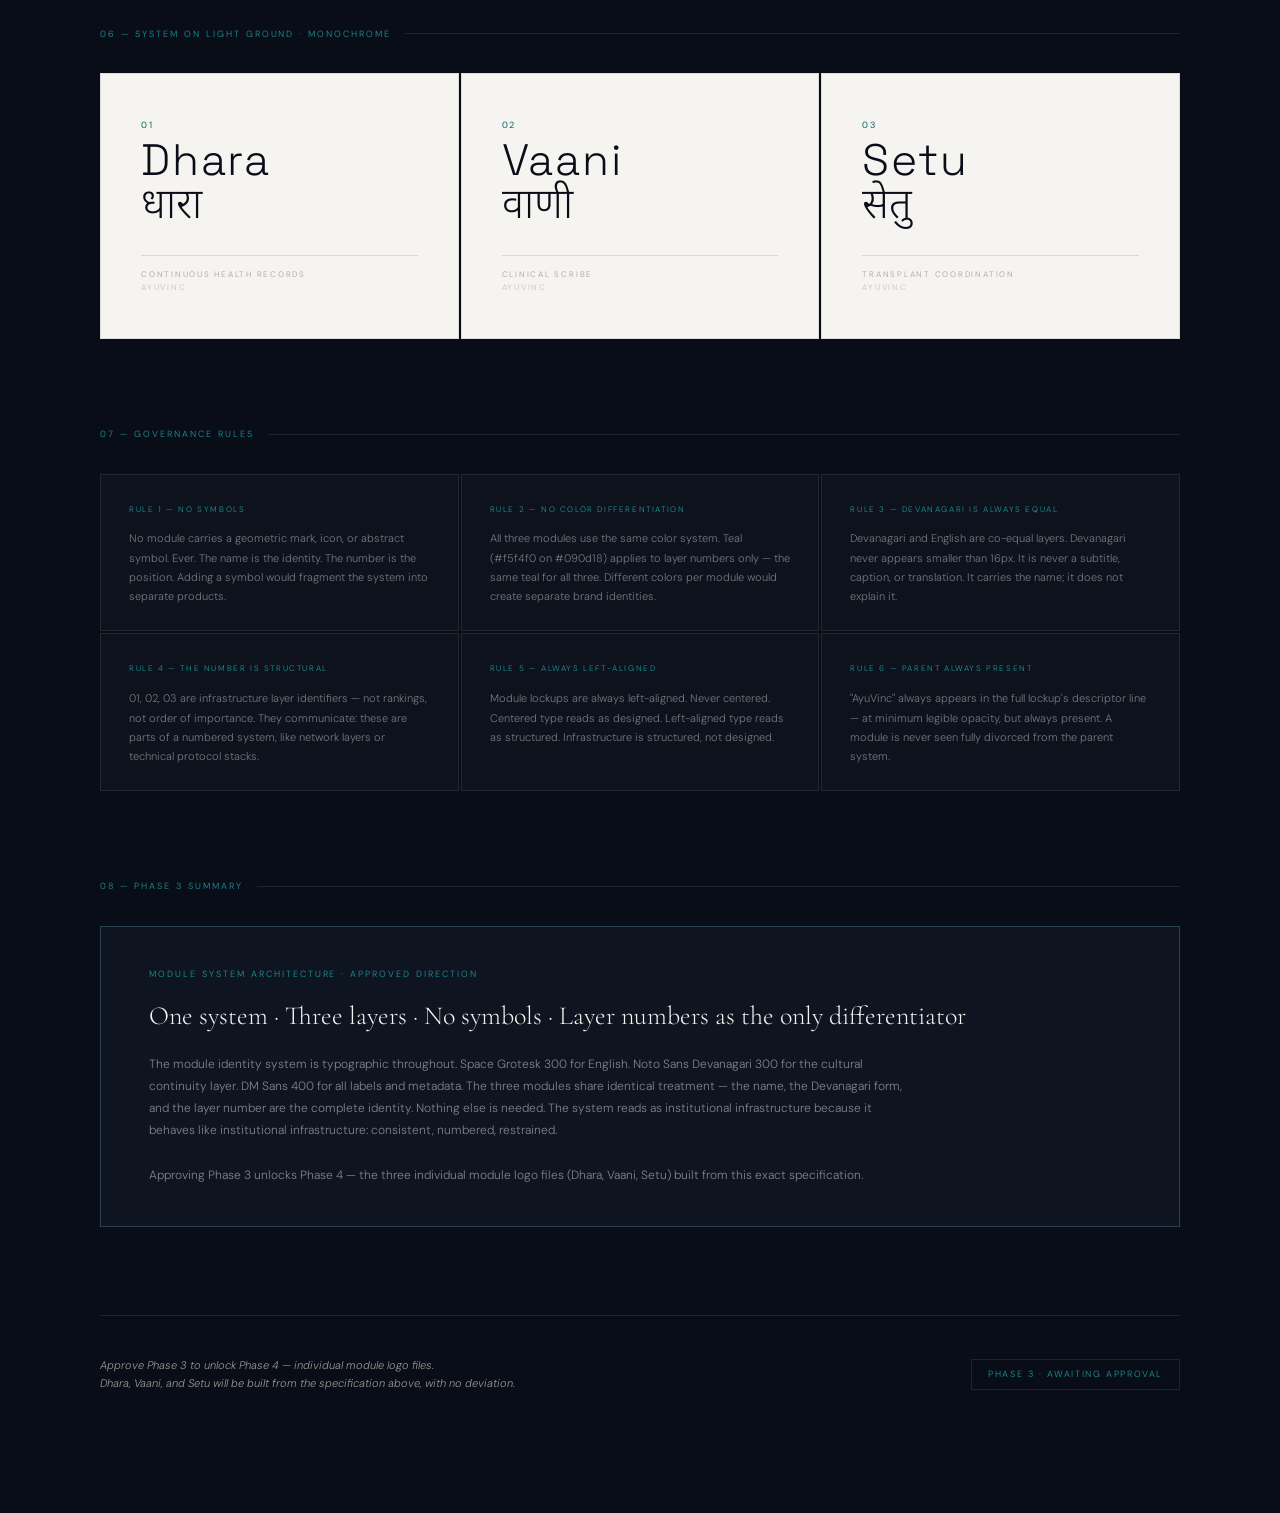
<file: phase-3-module-system.html>
<!DOCTYPE html>
<html lang="en">
<head>
<meta charset="UTF-8">
<meta name="viewport" content="width=device-width, initial-scale=1.0">
<title>AyuVinc · Phase 3 · Module System Architecture</title>
<link rel="preconnect" href="https://fonts.googleapis.com">
<link href="https://fonts.googleapis.com/css2?family=Space+Grotesk:wght@300;400;500&family=DM+Sans:wght@300;400&family=Noto+Sans+Devanagari:wght@200;300;400&family=Cormorant+Garamond:ital,wght@0,300;1,300&display=swap" rel="stylesheet">
<style>
  *, *::before, *::after { box-sizing: border-box; margin: 0; padding: 0; }

  :root {
    --navy:      #090d18;
    --navy-mid:  #0f1626;
    --navy-2:    #141c2e;
    --off-white: #f5f4f0;
    --warm-gray: #9b9691;
    --teal:      oklch(62% 0.10 195);
    --sage:      oklch(65% 0.07 155);
    --rule:      rgba(155,150,145,0.16);
    --rule-hi:   rgba(155,150,145,0.28);
  }

  html, body {
    background: var(--navy);
    color: var(--off-white);
    font-family: 'DM Sans', sans-serif;
    font-weight: 300;
    line-height: 1.6;
    min-height: 100vh;
  }

  .doc { max-width: 1200px; margin: 0 auto; padding: 72px 60px 120px; }

  .doc-header {
    display: grid; grid-template-columns: 1fr auto; align-items: end;
    border-bottom: 1px solid var(--rule-hi); padding-bottom: 48px; margin-bottom: 80px; gap: 40px;
  }
  .eyebrow { font-size: 9px; letter-spacing: 0.22em; text-transform: uppercase; color: var(--teal); margin-bottom: 14px; }
  .doc-title { font-family: 'Cormorant Garamond', serif; font-size: 42px; font-weight: 300; line-height: 1.1; }
  .doc-title em { font-style: italic; color: rgba(245,244,240,0.4); }
  .doc-sub { margin-top: 12px; font-size: 12px; color: rgba(245,244,240,0.4); line-height: 1.75; max-width: 560px; }
  .doc-meta { text-align: right; font-size: 10px; color: var(--warm-gray); letter-spacing: 0.06em; line-height: 2.1; }

  .section { margin-bottom: 88px; }
  .section-label {
    font-size: 9px; letter-spacing: 0.22em; text-transform: uppercase; color: var(--teal);
    margin-bottom: 32px; display: flex; align-items: center; gap: 14px;
  }
  .section-label::after { content: ''; flex: 1; height: 1px; background: var(--rule); }

  .sg  { font-family: 'Space Grotesk', sans-serif; }
  .dm  { font-family: 'DM Sans', sans-serif; }
  .deva { font-family: 'Noto Sans Devanagari', sans-serif; }

  /* ── HIERARCHY DIAGRAM ── */
  .hierarchy {
    background: var(--navy-mid);
    border: 1px solid var(--rule);
    padding: 52px 56px;
    margin-bottom: 24px;
  }
  .h-parent {
    display: flex; align-items: center; gap: 20px;
    padding-bottom: 36px;
    border-bottom: 1px solid var(--rule);
    margin-bottom: 36px;
  }
  .h-parent-label { font-size: 8px; letter-spacing: 0.2em; text-transform: uppercase; color: rgba(155,150,145,0.4); margin-bottom: 8px; }
  .h-children { display: grid; grid-template-columns: repeat(3,1fr); gap: 2px; }
  .h-child {
    background: rgba(245,244,240,0.02);
    border: 1px solid var(--rule);
    padding: 24px 24px;
    position: relative;
  }
  .h-child::before {
    content: '';
    position: absolute; top: -37px; left: 50%;
    width: 1px; height: 37px;
    background: var(--rule);
  }
  .h-child-num { font-size: 8px; letter-spacing: 0.2em; text-transform: uppercase; color: var(--teal); margin-bottom: 12px; }
  .h-child-en { display: block; }
  .h-child-deva { display: block; }
  .h-child-desc {
    margin-top: 12px; padding-top: 10px; border-top: 1px solid var(--rule);
    font-size: 9px; letter-spacing: 0.14em; text-transform: uppercase;
    color: rgba(245,244,240,0.3); line-height: 1.5;
  }

  /* ── ANATOMY DIAGRAM ── */
  .anatomy {
    display: grid; grid-template-columns: 1fr 1fr; gap: 2px; margin-bottom: 24px;
  }
  .anatomy-demo {
    background: var(--navy); border: 1px solid var(--rule);
    padding: 44px 48px; position: relative;
    display: flex; flex-direction: column; align-items: flex-start;
  }
  .anatomy-spec {
    background: rgba(245,244,240,0.02); border: 1px solid var(--rule);
    padding: 28px 32px;
    display: flex; flex-direction: column; gap: 0;
  }

  /* Annotation lines */
  .ann { position: relative; }
  .ann-label {
    position: absolute; right: calc(100% + 16px); top: 50%;
    transform: translateY(-50%);
    font-size: 8px; letter-spacing: 0.14em; text-transform: uppercase;
    color: rgba(155,150,145,0.45); white-space: nowrap;
    display: flex; align-items: center; gap: 8px;
  }
  .ann-label::after {
    content: ''; display: block; width: 12px; height: 1px;
    background: rgba(155,150,145,0.25);
  }

  /* Spec rows */
  .spec-row { display: grid; grid-template-columns: 100px 1fr; gap: 2px; margin-bottom: 2px; }
  .spec-lbl {
    background: rgba(245,244,240,0.02); border: 1px solid var(--rule);
    padding: 12px 14px; font-size: 9px; letter-spacing: 0.14em; text-transform: uppercase;
    color: var(--teal); display: flex; align-items: center;
  }
  .spec-val {
    background: rgba(245,244,240,0.02); border: 1px solid var(--rule);
    padding: 12px 16px; font-size: 11px; color: rgba(245,244,240,0.5);
    line-height: 1.6; display: flex; align-items: center;
  }

  /* ── THREE MODULE SYSTEM ── */
  .module-system {
    display: grid; gap: 2px; margin-bottom: 24px;
  }
  .module-row {
    display: grid;
    grid-template-columns: 56px 1fr 1fr 200px;
    gap: 0;
    border: 1px solid var(--rule);
    overflow: hidden;
  }
  .module-row.header-row {
    background: rgba(245,244,240,0.02);
    border-color: var(--rule);
  }
  .mr-num {
    background: rgba(245,244,240,0.02);
    border-right: 1px solid var(--rule);
    padding: 20px 0;
    display: flex; align-items: center; justify-content: center;
    font-size: 9px; letter-spacing: 0.16em; text-transform: uppercase;
    color: var(--teal);
  }
  .mr-en {
    padding: 18px 32px;
    border-right: 1px solid var(--rule);
    display: flex; align-items: center;
  }
  .mr-deva {
    padding: 18px 32px;
    border-right: 1px solid var(--rule);
    display: flex; align-items: center;
  }
  .mr-desc {
    padding: 18px 20px;
    display: flex; align-items: center;
    font-size: 9px; letter-spacing: 0.14em; text-transform: uppercase;
    color: rgba(245,244,240,0.3);
  }

  /* ── SYSTEM IN CONTEXT PANELS ── */
  .context-grid { display: grid; grid-template-columns: 1fr 1fr; gap: 2px; margin-bottom: 24px; }
  .ctx-panel {
    border: 1px solid var(--rule); padding: 44px 44px;
    position: relative; min-height: 300px;
  }
  .ctx-panel.dark  { background: var(--navy); }
  .ctx-panel.light { background: var(--off-white); }
  .ctx-label {
    position: absolute; top: 18px; left: 22px;
    font-size: 8px; letter-spacing: 0.18em; text-transform: uppercase;
    color: rgba(155,150,145,0.4);
  }
  .ctx-panel.light .ctx-label { color: rgba(9,13,24,0.3); }

  /* ── RULES GRID ── */
  .rules-grid { display: grid; grid-template-columns: repeat(3,1fr); gap: 2px; }
  .rule-card {
    background: rgba(245,244,240,0.02); border: 1px solid var(--rule);
    padding: 28px 28px 24px;
  }
  .rule-card-label { font-size: 8px; letter-spacing: 0.2em; text-transform: uppercase; color: var(--teal); margin-bottom: 14px; }
  .rule-card-body { font-size: 11px; color: rgba(245,244,240,0.45); line-height: 1.75; }

  /* ── DIFFERENTIATION TABLE ── */
  .diff-table { display: grid; gap: 2px; margin-bottom: 24px; }
  .diff-row {
    display: grid; grid-template-columns: 140px 1fr 1fr 1fr;
    border: 1px solid var(--rule); overflow: hidden;
  }
  .diff-axis {
    background: rgba(245,244,240,0.02); border-right: 1px solid var(--rule);
    padding: 14px 18px; font-size: 9px; letter-spacing: 0.14em; text-transform: uppercase;
    color: var(--teal); display: flex; align-items: center;
  }
  .diff-cell {
    padding: 14px 18px; font-size: 11px; color: rgba(245,244,240,0.5);
    line-height: 1.5; border-right: 1px solid var(--rule);
    display: flex; align-items: center;
  }
  .diff-cell:last-child { border-right: none; }
  .diff-row.header .diff-cell { font-size: 8px; letter-spacing: 0.16em; text-transform: uppercase; color: rgba(155,150,145,0.5); background: rgba(245,244,240,0.02); font-family: 'DM Sans', sans-serif; font-weight: 400; }

  /* ── LOCKUP FORMAT FULL ── */
  .lockup-full {
    display: grid; grid-template-columns: repeat(3,1fr); gap: 2px;
  }
  .lf-card {
    background: var(--navy); border: 1px solid var(--rule);
    padding: 44px 40px;
    display: flex; flex-direction: column; align-items: flex-start;
    position: relative; min-height: 280px;
  }
  .lf-num {
    font-size: 9px; letter-spacing: 0.2em; text-transform: uppercase;
    color: var(--teal); margin-bottom: 16px;
  }

  /* ── RECOMMENDATION ── */
  .recommendation {
    background: rgba(100,175,195,0.05);
    border: 1px solid rgba(100,175,195,0.3);
    padding: 40px 48px;
  }
  .rec-eyebrow { font-size: 9px; letter-spacing: 0.22em; text-transform: uppercase; color: var(--teal); margin-bottom: 14px; }
  .rec-title { font-family: 'Cormorant Garamond', serif; font-size: 26px; font-weight: 300; margin-bottom: 16px; }
  .rec-body { font-size: 12px; color: rgba(245,244,240,0.5); line-height: 1.85; max-width: 760px; }

  .doc-footer {
    border-top: 1px solid var(--rule); padding-top: 40px; margin-top: 80px;
    display: flex; justify-content: space-between; align-items: center;
  }
  .footer-note { font-size: 11px; color: var(--warm-gray); font-style: italic; line-height: 1.7; }
  .footer-tag { font-size: 9px; letter-spacing: 0.18em; text-transform: uppercase; color: var(--teal); border: 1px solid var(--rule); padding: 7px 16px; }
</style>
</head>
<body>
<div class="doc">

  <!-- HEADER -->
  <div class="doc-header">
    <div>
      <div class="eyebrow">AyuVinc · Phase 3 · Module System Architecture</div>
      <div class="doc-title">One System<br><em>Three Infrastructure Layers</em></div>
      <div class="doc-sub">
        Dhara, Vaani, and Setu are not three brands. They are three numbered strata
        of one intelligence infrastructure. This document defines the shared DNA — 
        the lockup format, the typographic logic, and the differentiation rules —
        that all three modules inherit equally.
      </div>
    </div>
    <div class="doc-meta">
      Phase 3 of 6<br>
      No symbols · No marks<br>
      One typographic system<br>
      May 2026
    </div>
  </div>

  <!-- SECTION 01: HIERARCHY -->
  <div class="section">
    <div class="section-label">01 — System Hierarchy</div>

    <div class="hierarchy">
      <!-- Parent -->
      <div class="h-parent">
        <div>
          <div class="h-parent-label">Master brand · English only · No Devanagari</div>
          <span class="sg" style="font-size:52px; font-weight:300; letter-spacing:0.04em; color:var(--off-white); line-height:1;">AyuVinc</span>
        </div>
        <div style="margin-left:40px; font-size:11px; color:rgba(245,244,240,0.3); line-height:1.8; max-width:400px; border-left:1px solid var(--rule); padding-left:32px;">
          The master brand stands alone. Global, institutional, English-only. 
          It does not carry Devanagari. It does not carry a symbol. 
          Its authority comes from typographic restraint alone.
        </div>
      </div>

      <!-- Three modules below -->
      <div style="font-size:8px; letter-spacing:0.2em; text-transform:uppercase; color:rgba(155,150,145,0.35); margin-bottom:20px; padding-left:4px;">Infrastructure modules · Bilingual · Three strata of one system</div>
      <div class="h-children">
        <div class="h-child">
          <div class="h-child-num">Layer 01</div>
          <span class="sg h-child-en" style="font-size:28px; font-weight:300; letter-spacing:0.04em; color:var(--off-white); line-height:1;">Dhara</span>
          <span class="deva h-child-deva" style="font-size:26px; font-weight:300; color:var(--off-white); line-height:1.3;">धारा</span>
          <div class="h-child-desc">Data Flow<br>Longitudinal Records</div>
        </div>
        <div class="h-child">
          <div class="h-child-num">Layer 02</div>
          <span class="sg h-child-en" style="font-size:28px; font-weight:300; letter-spacing:0.04em; color:var(--off-white); line-height:1;">Vaani</span>
          <span class="deva h-child-deva" style="font-size:26px; font-weight:300; color:var(--off-white); line-height:1.3;">वाणी</span>
          <div class="h-child-desc">Clinical Scribe<br>Voice of Care</div>
        </div>
        <div class="h-child">
          <div class="h-child-num">Layer 03</div>
          <span class="sg h-child-en" style="font-size:28px; font-weight:300; letter-spacing:0.04em; color:var(--off-white); line-height:1;">Setu</span>
          <span class="deva h-child-deva" style="font-size:26px; font-weight:300; color:var(--off-white); line-height:1.3;">सेतु</span>
          <div class="h-child-desc">Transplant Coordination<br>System Connectivity</div>
        </div>
      </div>
    </div>

    <p style="font-size:11px; color:rgba(245,244,240,0.35); line-height:1.8; max-width:680px;">
      The three modules sit one level below AyuVinc. They inherit the typographic system but extend it 
      with Devanagari as a co-equal cultural layer. They are always numbered — 01, 02, 03 — because 
      they are infrastructure strata, not separate products. The number is the only differentiator 
      beyond the name itself.
    </p>
  </div>

  <!-- SECTION 02: LOCKUP ANATOMY -->
  <div class="section">
    <div class="section-label">02 — Lockup Anatomy · Shared Format</div>

    <div class="anatomy">
      <!-- Live demo with annotations -->
      <div class="anatomy-demo" style="padding-left:180px;">
        <div style="position:absolute; top:44px; left:20px; right:0; bottom:0; pointer-events:none;">

          <!-- Layer num annotation -->
          <div style="position:absolute; top:0; left:0; right:0; display:flex; align-items:center; gap:0;">
            <div style="font-size:8px; letter-spacing:0.14em; text-transform:uppercase; color:rgba(100,175,195,0.5); white-space:nowrap; text-align:right; width:140px;">Layer num</div>
            <div style="width:20px; height:1px; background:rgba(100,175,195,0.2); margin:0 8px;"></div>
          </div>

          <!-- EN annotation -->
          <div style="position:absolute; top:28px; left:0; right:0; display:flex; align-items:center; gap:0;">
            <div style="font-size:8px; letter-spacing:0.14em; text-transform:uppercase; color:rgba(100,175,195,0.5); white-space:nowrap; text-align:right; width:140px;">English name</div>
            <div style="width:20px; height:1px; background:rgba(100,175,195,0.2); margin:0 8px;"></div>
          </div>

          <!-- Deva annotation -->
          <div style="position:absolute; top:76px; left:0; right:0; display:flex; align-items:center; gap:0;">
            <div style="font-size:8px; letter-spacing:0.14em; text-transform:uppercase; color:rgba(100,175,195,0.5); white-space:nowrap; text-align:right; width:140px;">Devanagari</div>
            <div style="width:20px; height:1px; background:rgba(100,175,195,0.2); margin:0 8px;"></div>
          </div>

          <!-- Rule annotation -->
          <div style="position:absolute; top:128px; left:0; right:0; display:flex; align-items:center; gap:0;">
            <div style="font-size:8px; letter-spacing:0.14em; text-transform:uppercase; color:rgba(100,175,195,0.5); white-space:nowrap; text-align:right; width:140px;">Structural rule</div>
            <div style="width:20px; height:1px; background:rgba(100,175,195,0.2); margin:0 8px;"></div>
          </div>

          <!-- Desc annotation -->
          <div style="position:absolute; top:144px; left:0; right:0; display:flex; align-items:center; gap:0;">
            <div style="font-size:8px; letter-spacing:0.14em; text-transform:uppercase; color:rgba(100,175,195,0.5); white-space:nowrap; text-align:right; width:140px;">Descriptor + parent</div>
            <div style="width:20px; height:1px; background:rgba(100,175,195,0.2); margin:0 8px;"></div>
          </div>
        </div>

        <!-- The actual lockup -->
        <div style="display:flex; flex-direction:column; align-items:flex-start; gap:0;">
          <div class="dm" style="font-size:9px; font-weight:400; letter-spacing:0.2em; text-transform:uppercase; color:var(--teal); margin-bottom:6px; line-height:1;">01</div>
          <div class="sg" style="font-size:48px; font-weight:300; letter-spacing:0.04em; color:var(--off-white); line-height:1;">Dhara</div>
          <div class="deva" style="font-size:46px; font-weight:300; color:var(--off-white); line-height:1.25; margin-bottom:16px;">धारा</div>
          <div style="height:1px; background:rgba(245,244,240,0.12); width:100%; margin-bottom:10px;"></div>
          <div class="dm" style="font-size:8px; font-weight:400; letter-spacing:0.24em; text-transform:uppercase; color:rgba(245,244,240,0.3); line-height:1.5;">Continuous Health Records<br><span style="color:rgba(245,244,240,0.2);">AyuVinc</span></div>
        </div>
      </div>

      <!-- Spec breakdown -->
      <div class="anatomy-spec">
        <div style="font-size:8px; letter-spacing:0.2em; text-transform:uppercase; color:rgba(155,150,145,0.4); margin-bottom:20px;">Element specifications</div>

        <div class="spec-row">
          <div class="spec-lbl">Layer num</div>
          <div class="spec-val">DM Sans 400 · 9px · 0.20em · uppercase · teal · margin-bottom 6px</div>
        </div>
        <div class="spec-row">
          <div class="spec-lbl">English</div>
          <div class="spec-val">Space Grotesk 300 · 48px primary · 0.04em tracking · CamelCase</div>
        </div>
        <div class="spec-row">
          <div class="spec-lbl">Devanagari</div>
          <div class="spec-val">Noto Sans Devanagari 300 · 46px (−4% optical) · natural tracking</div>
        </div>
        <div class="spec-row">
          <div class="spec-lbl">Rule</div>
          <div class="spec-val">1px horizontal · #f5f4f0 at 12% opacity · full lockup width · margin 16px above</div>
        </div>
        <div class="spec-row">
          <div class="spec-lbl">Descriptor</div>
          <div class="spec-val">DM Sans 400 · 8px · 0.24em · uppercase · #f5f4f0 at 30%</div>
        </div>
        <div class="spec-row">
          <div class="spec-lbl">Parent</div>
          <div class="spec-val">DM Sans 400 · 8px · "AyuVinc" · #f5f4f0 at 20% · same line as descriptor</div>
        </div>
        <div class="spec-row" style="margin-top:2px;">
          <div class="spec-lbl">Alignment</div>
          <div class="spec-val">All elements left-aligned. No centering. Infrastructure logic: reads like a technical specification.</div>
        </div>
        <div class="spec-row">
          <div class="spec-lbl">Spacing</div>
          <div class="spec-val">EN → Deva: 0px gap (natural leading of Deva handles spacing). Deva → Rule: 16px. Rule → Descriptor: 10px.</div>
        </div>
      </div>
    </div>
  </div>

  <!-- SECTION 03: ALL THREE MODULES, SHARED DNA -->
  <div class="section">
    <div class="section-label">03 — All Three Modules · One Typographic System</div>

    <div class="module-system">
      <!-- Header row -->
      <div class="module-row header-row">
        <div class="mr-num" style="font-size:8px; letter-spacing:0.14em; color:rgba(155,150,145,0.4); background:rgba(245,244,240,0.02);">No.</div>
        <div class="mr-en" style="padding:14px 32px; font-size:8px; letter-spacing:0.16em; text-transform:uppercase; color:rgba(155,150,145,0.4);">English Name</div>
        <div class="mr-deva" style="padding:14px 32px; font-size:8px; letter-spacing:0.16em; text-transform:uppercase; color:rgba(155,150,145,0.4);">Devanagari</div>
        <div class="mr-desc" style="padding:14px 20px; font-size:8px; background:rgba(245,244,240,0.02);">Infrastructure Role</div>
      </div>

      <!-- Dhara -->
      <div class="module-row">
        <div class="mr-num">01</div>
        <div class="mr-en">
          <span class="sg" style="font-size:36px; font-weight:300; letter-spacing:0.04em; color:var(--off-white); line-height:1;">Dhara</span>
        </div>
        <div class="mr-deva">
          <span class="deva" style="font-size:34px; font-weight:300; color:var(--off-white); line-height:1.25;">धारा</span>
        </div>
        <div class="mr-desc">Continuous Health Records<br>Continuous Health Records</div>
      </div>

      <!-- Vaani -->
      <div class="module-row">
        <div class="mr-num">02</div>
        <div class="mr-en">
          <span class="sg" style="font-size:36px; font-weight:300; letter-spacing:0.04em; color:var(--off-white); line-height:1;">Vaani</span>
        </div>
        <div class="mr-deva">
          <span class="deva" style="font-size:34px; font-weight:300; color:var(--off-white); line-height:1.25;">वाणी</span>
        </div>
        <div class="mr-desc">Clinical Scribe<br>Listens and transcribes clinical conversations</div>
      </div>

      <!-- Setu -->
      <div class="module-row">
        <div class="mr-num">03</div>
        <div class="mr-en">
          <span class="sg" style="font-size:36px; font-weight:300; letter-spacing:0.04em; color:var(--off-white); line-height:1;">Setu</span>
        </div>
        <div class="mr-deva">
          <span class="deva" style="font-size:34px; font-weight:300; color:var(--off-white); line-height:1.25;">सेतु</span>
        </div>
        <div class="mr-desc">Transplant Coordination<br>Transplant workflow coordination</div>
      </div>
    </div>

    <p style="font-size:11px; color:rgba(245,244,240,0.35); line-height:1.8; max-width:680px;">
      All three modules are typographically identical in treatment. The name and number are 
      the only differentiators. There is no color variation, no symbol variation, no layout variation. 
      Seen together, they read as one operating system — not three separate products.
    </p>
  </div>

  <!-- SECTION 04: DIFFERENTIATION TABLE -->
  <div class="section">
    <div class="section-label">04 — Differentiation Logic · What Changes, What Never Changes</div>

    <div class="diff-table">
      <div class="diff-row header">
        <div class="diff-axis"></div>
        <div class="diff-cell">Dhara · 01</div>
        <div class="diff-cell">Vaani · 02</div>
        <div class="diff-cell">Setu · 03</div>
      </div>
      <div class="diff-row">
        <div class="diff-axis">Changes</div>
        <div class="diff-cell">Name · Number · Descriptor</div>
        <div class="diff-cell">Name · Number · Descriptor</div>
        <div class="diff-cell">Name · Number · Descriptor</div>
      </div>
      <div class="diff-row" style="background:rgba(100,175,195,0.02);">
        <div class="diff-axis" style="color:var(--sage);">Never changes</div>
        <div class="diff-cell" style="color:rgba(245,244,240,0.6);">Typeface · Weight · Color · Layout · Tracking · Spacing · Rule weight · Descriptor style</div>
        <div class="diff-cell" style="color:rgba(245,244,240,0.6);">Same as Dhara</div>
        <div class="diff-cell" style="color:rgba(245,244,240,0.6);">Same as Dhara</div>
      </div>
      <div class="diff-row">
        <div class="diff-axis">Typeface</div>
        <div class="diff-cell">Space Grotesk 300</div>
        <div class="diff-cell">Space Grotesk 300</div>
        <div class="diff-cell">Space Grotesk 300</div>
      </div>
      <div class="diff-row">
        <div class="diff-axis">Devanagari</div>
        <div class="diff-cell">Noto Sans Deva 300</div>
        <div class="diff-cell">Noto Sans Deva 300</div>
        <div class="diff-cell">Noto Sans Deva 300</div>
      </div>
      <div class="diff-row">
        <div class="diff-axis">Color</div>
        <div class="diff-cell">#f5f4f0 on #090d18</div>
        <div class="diff-cell">#f5f4f0 on #090d18</div>
        <div class="diff-cell">#f5f4f0 on #090d18</div>
      </div>
      <div class="diff-row">
        <div class="diff-axis">Number</div>
        <div class="diff-cell" style="color:var(--teal);">01</div>
        <div class="diff-cell" style="color:var(--teal);">02</div>
        <div class="diff-cell" style="color:var(--teal);">03</div>
      </div>
    </div>

    <p style="font-size:11px; color:rgba(245,244,240,0.35); line-height:1.8; max-width:680px;">
      This is not limitation — it is system logic. The identical treatment is what makes them 
      feel like strata of one infrastructure, not competing products. A national health system's 
      subsystems do not have different visual personalities.
    </p>
  </div>

  <!-- SECTION 05: FULL LOCKUPS — ALL THREE -->
  <div class="section">
    <div class="section-label">05 — Full Module Lockups · Dark Ground</div>

    <div class="lockup-full">

      <div class="lf-card">
        <div class="lf-num">01</div>
        <div class="sg" style="font-size:44px; font-weight:300; letter-spacing:0.04em; color:var(--off-white); line-height:1;">Dhara</div>
        <div class="deva" style="font-size:42px; font-weight:300; color:var(--off-white); line-height:1.25; margin-bottom:20px;">धारा</div>
        <div style="height:1px; background:rgba(245,244,240,0.12); width:100%; margin-bottom:12px;"></div>
        <div class="dm" style="font-size:8px; font-weight:400; letter-spacing:0.22em; text-transform:uppercase; color:rgba(245,244,240,0.3); line-height:1.65;">Continuous Health Records<br><span style="color:rgba(245,244,240,0.18);">AyuVinc</span></div>
      </div>

      <div class="lf-card">
        <div class="lf-num">02</div>
        <div class="sg" style="font-size:44px; font-weight:300; letter-spacing:0.04em; color:var(--off-white); line-height:1;">Vaani</div>
        <div class="deva" style="font-size:42px; font-weight:300; color:var(--off-white); line-height:1.25; margin-bottom:20px;">वाणी</div>
        <div style="height:1px; background:rgba(245,244,240,0.12); width:100%; margin-bottom:12px;"></div>
        <div class="dm" style="font-size:8px; font-weight:400; letter-spacing:0.22em; text-transform:uppercase; color:rgba(245,244,240,0.3); line-height:1.65;">Clinical Scribe<br><span style="color:rgba(245,244,240,0.18);">AyuVinc</span></div>
      </div>

      <div class="lf-card">
        <div class="lf-num">03</div>
        <div class="sg" style="font-size:44px; font-weight:300; letter-spacing:0.04em; color:var(--off-white); line-height:1;">Setu</div>
        <div class="deva" style="font-size:42px; font-weight:300; color:var(--off-white); line-height:1.25; margin-bottom:20px;">सेतु</div>
        <div style="height:1px; background:rgba(245,244,240,0.12); width:100%; margin-bottom:12px;"></div>
        <div class="dm" style="font-size:8px; font-weight:400; letter-spacing:0.22em; text-transform:uppercase; color:rgba(245,244,240,0.3); line-height:1.65;">Transplant Coordination<br><span style="color:rgba(245,244,240,0.18);">AyuVinc</span></div>
      </div>

    </div>
  </div>

  <!-- SECTION 06: DARK + LIGHT -->
  <div class="section">
    <div class="section-label">06 — System on Light Ground · Monochrome</div>

    <div class="lockup-full">

      <div style="background:var(--off-white); border:1px solid rgba(9,13,24,0.1); padding:44px 40px; display:flex; flex-direction:column; align-items:flex-start;">
        <div class="dm" style="font-size:9px; font-weight:400; letter-spacing:0.2em; text-transform:uppercase; color:oklch(45% 0.10 195); margin-bottom:6px;">01</div>
        <div class="sg" style="font-size:44px; font-weight:300; letter-spacing:0.04em; color:#090d18; line-height:1;">Dhara</div>
        <div class="deva" style="font-size:42px; font-weight:300; color:#090d18; line-height:1.25; margin-bottom:20px;">धारा</div>
        <div style="height:1px; background:rgba(9,13,24,0.12); width:100%; margin-bottom:12px;"></div>
        <div class="dm" style="font-size:8px; font-weight:400; letter-spacing:0.22em; text-transform:uppercase; color:rgba(9,13,24,0.3); line-height:1.65;">Continuous Health Records<br><span style="color:rgba(9,13,24,0.18);">AyuVinc</span></div>
      </div>

      <div style="background:var(--off-white); border:1px solid rgba(9,13,24,0.1); padding:44px 40px; display:flex; flex-direction:column; align-items:flex-start;">
        <div class="dm" style="font-size:9px; font-weight:400; letter-spacing:0.2em; text-transform:uppercase; color:oklch(45% 0.10 195); margin-bottom:6px;">02</div>
        <div class="sg" style="font-size:44px; font-weight:300; letter-spacing:0.04em; color:#090d18; line-height:1;">Vaani</div>
        <div class="deva" style="font-size:42px; font-weight:300; color:#090d18; line-height:1.25; margin-bottom:20px;">वाणी</div>
        <div style="height:1px; background:rgba(9,13,24,0.12); width:100%; margin-bottom:12px;"></div>
        <div class="dm" style="font-size:8px; font-weight:400; letter-spacing:0.22em; text-transform:uppercase; color:rgba(9,13,24,0.3); line-height:1.65;">Clinical Scribe<br><span style="color:rgba(9,13,24,0.18);">AyuVinc</span></div>
      </div>

      <div style="background:var(--off-white); border:1px solid rgba(9,13,24,0.1); padding:44px 40px; display:flex; flex-direction:column; align-items:flex-start;">
        <div class="dm" style="font-size:9px; font-weight:400; letter-spacing:0.2em; text-transform:uppercase; color:oklch(45% 0.10 195); margin-bottom:6px;">03</div>
        <div class="sg" style="font-size:44px; font-weight:300; letter-spacing:0.04em; color:#090d18; line-height:1;">Setu</div>
        <div class="deva" style="font-size:42px; font-weight:300; color:#090d18; line-height:1.25; margin-bottom:20px;">सेतु</div>
        <div style="height:1px; background:rgba(9,13,24,0.12); width:100%; margin-bottom:12px;"></div>
        <div class="dm" style="font-size:8px; font-weight:400; letter-spacing:0.22em; text-transform:uppercase; color:rgba(9,13,24,0.3); line-height:1.65;">Transplant Coordination<br><span style="color:rgba(9,13,24,0.18);">AyuVinc</span></div>
      </div>

    </div>
  </div>

  <!-- SECTION 07: SYSTEM RULES -->
  <div class="section">
    <div class="section-label">07 — Governance Rules</div>

    <div class="rules-grid">
      <div class="rule-card">
        <div class="rule-card-label">Rule 1 — No symbols</div>
        <div class="rule-card-body">
          No module carries a geometric mark, icon, or abstract symbol. Ever.
          The name is the identity. The number is the position.
          Adding a symbol would fragment the system into separate products.
        </div>
      </div>
      <div class="rule-card">
        <div class="rule-card-label">Rule 2 — No color differentiation</div>
        <div class="rule-card-body">
          All three modules use the same color system. Teal (#f5f4f0 on #090d18) 
          applies to layer numbers only — the same teal for all three. 
          Different colors per module would create separate brand identities.
        </div>
      </div>
      <div class="rule-card">
        <div class="rule-card-label">Rule 3 — Devanagari is always equal</div>
        <div class="rule-card-body">
          Devanagari and English are co-equal layers. 
          Devanagari never appears smaller than 16px. 
          It is never a subtitle, caption, or translation. 
          It carries the name; it does not explain it.
        </div>
      </div>
      <div class="rule-card">
        <div class="rule-card-label">Rule 4 — The number is structural</div>
        <div class="rule-card-body">
          01, 02, 03 are infrastructure layer identifiers — not rankings, not order of importance.
          They communicate: these are parts of a numbered system, like network layers or 
          technical protocol stacks.
        </div>
      </div>
      <div class="rule-card">
        <div class="rule-card-label">Rule 5 — Always left-aligned</div>
        <div class="rule-card-body">
          Module lockups are always left-aligned. Never centered. 
          Centered type reads as designed. Left-aligned type reads as structured.
          Infrastructure is structured, not designed.
        </div>
      </div>
      <div class="rule-card">
        <div class="rule-card-label">Rule 6 — Parent always present</div>
        <div class="rule-card-body">
          "AyuVinc" always appears in the full lockup's descriptor line — 
          at minimum legible opacity, but always present. 
          A module is never seen fully divorced from the parent system.
        </div>
      </div>
    </div>
  </div>

  <!-- RECOMMENDATION -->
  <div class="section">
    <div class="section-label">08 — Phase 3 Summary</div>

    <div class="recommendation">
      <div class="rec-eyebrow">Module System Architecture · Approved Direction</div>
      <div class="rec-title">One system · Three layers · No symbols · Layer numbers as the only differentiator</div>
      <div class="rec-body">
        The module identity system is typographic throughout. Space Grotesk 300 for English. 
        Noto Sans Devanagari 300 for the cultural continuity layer. DM Sans 400 for all labels and metadata. 
        The three modules share identical treatment — the name, the Devanagari form, and the layer number 
        are the complete identity. Nothing else is needed. The system reads as institutional infrastructure 
        because it behaves like institutional infrastructure: consistent, numbered, restrained.
        <br><br>
        Approving Phase 3 unlocks Phase 4 — the three individual module logo files 
        (Dhara, Vaani, Setu) built from this exact specification.
      </div>
    </div>
  </div>

  <!-- FOOTER -->
  <div class="doc-footer">
    <div class="footer-note">
      Approve Phase 3 to unlock Phase 4 — individual module logo files.<br>
      Dhara, Vaani, and Setu will be built from the specification above, with no deviation.
    </div>
    <div class="footer-tag">Phase 3 · Awaiting Approval</div>
  </div>

</div>
</body>
</html>
</file>
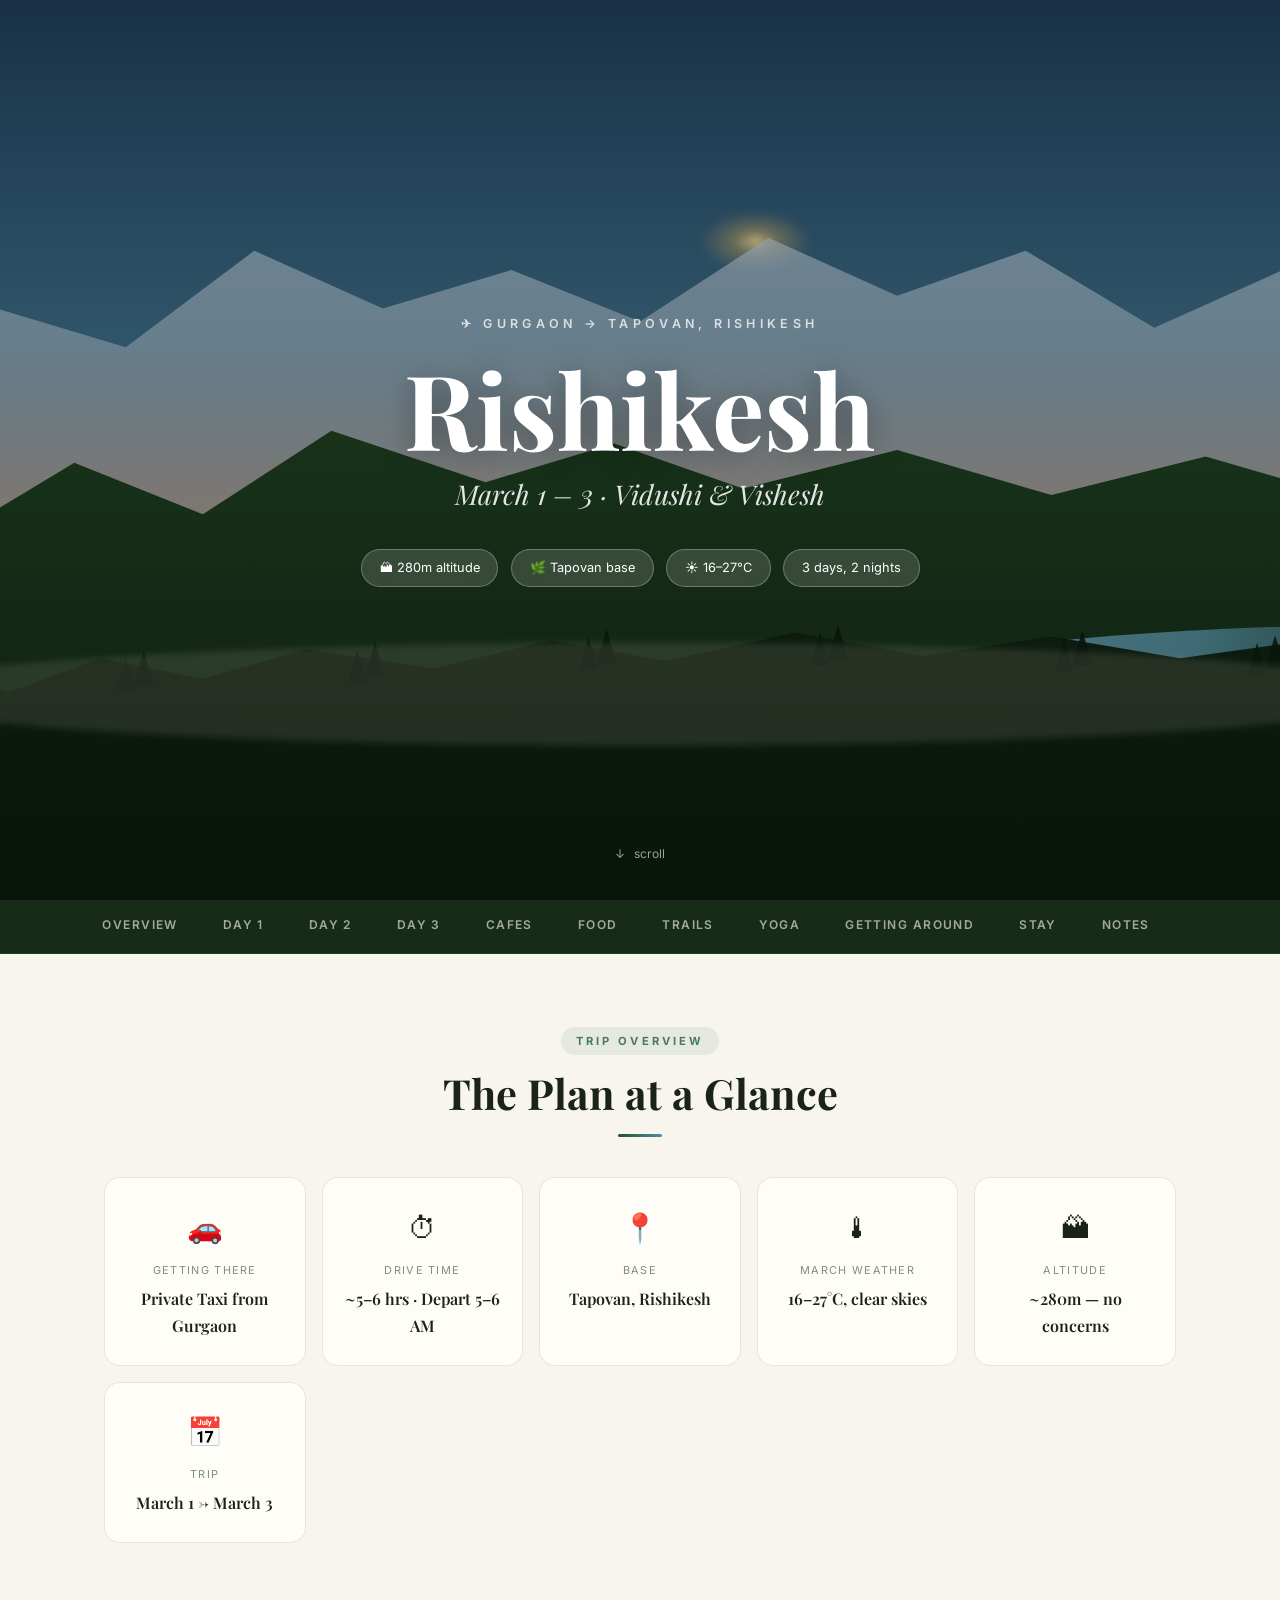
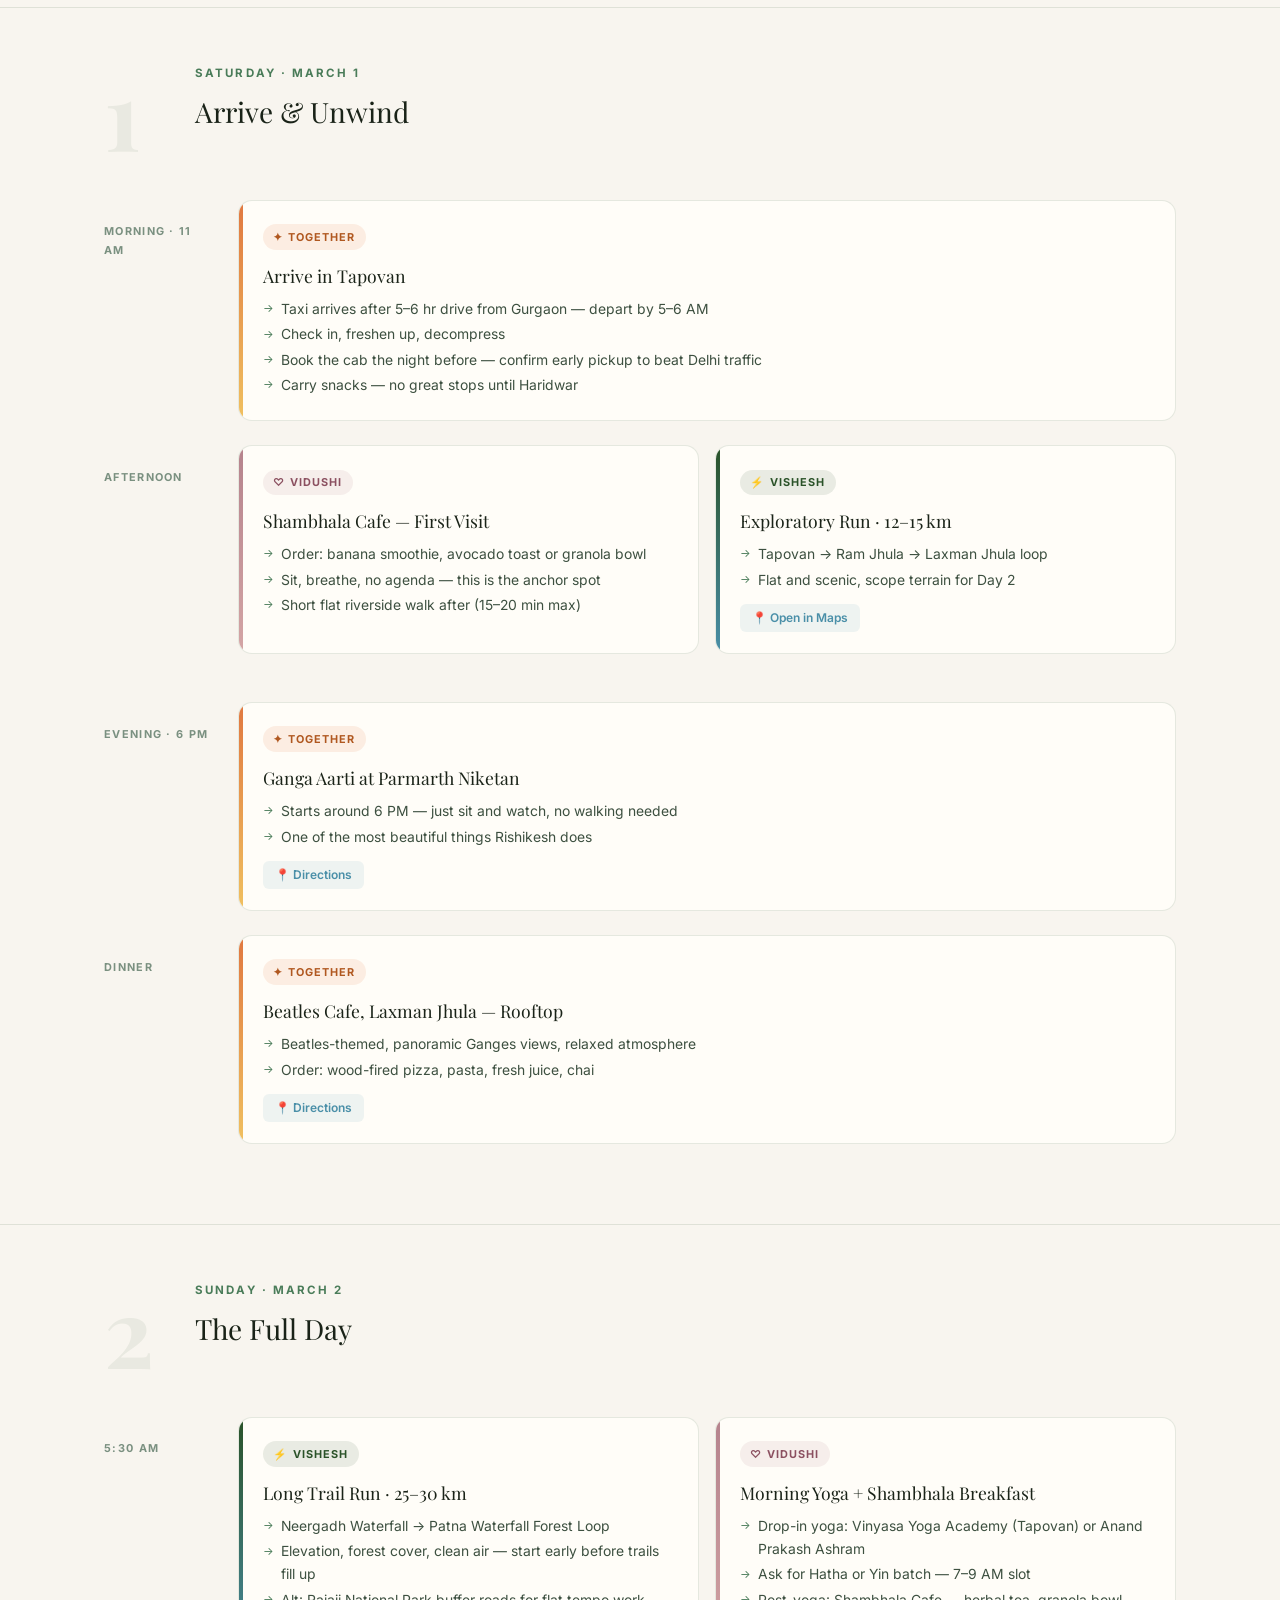
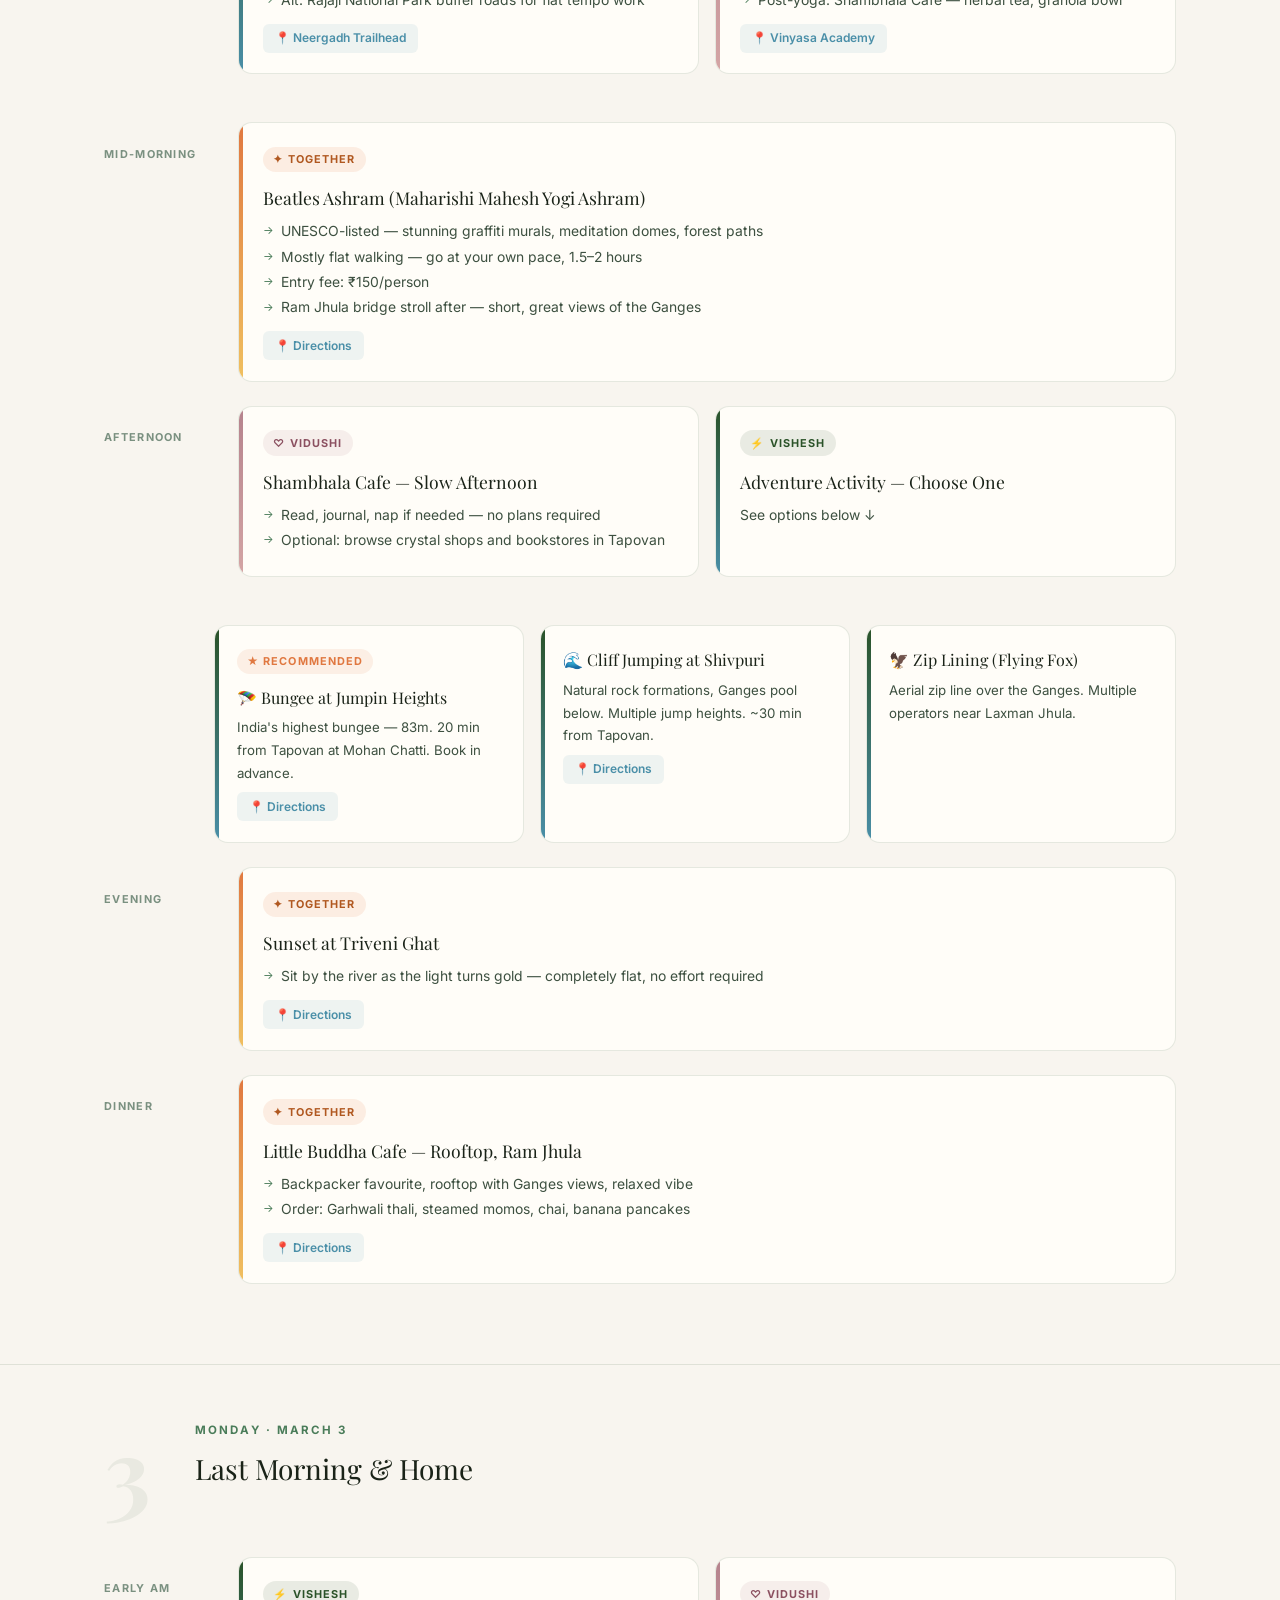
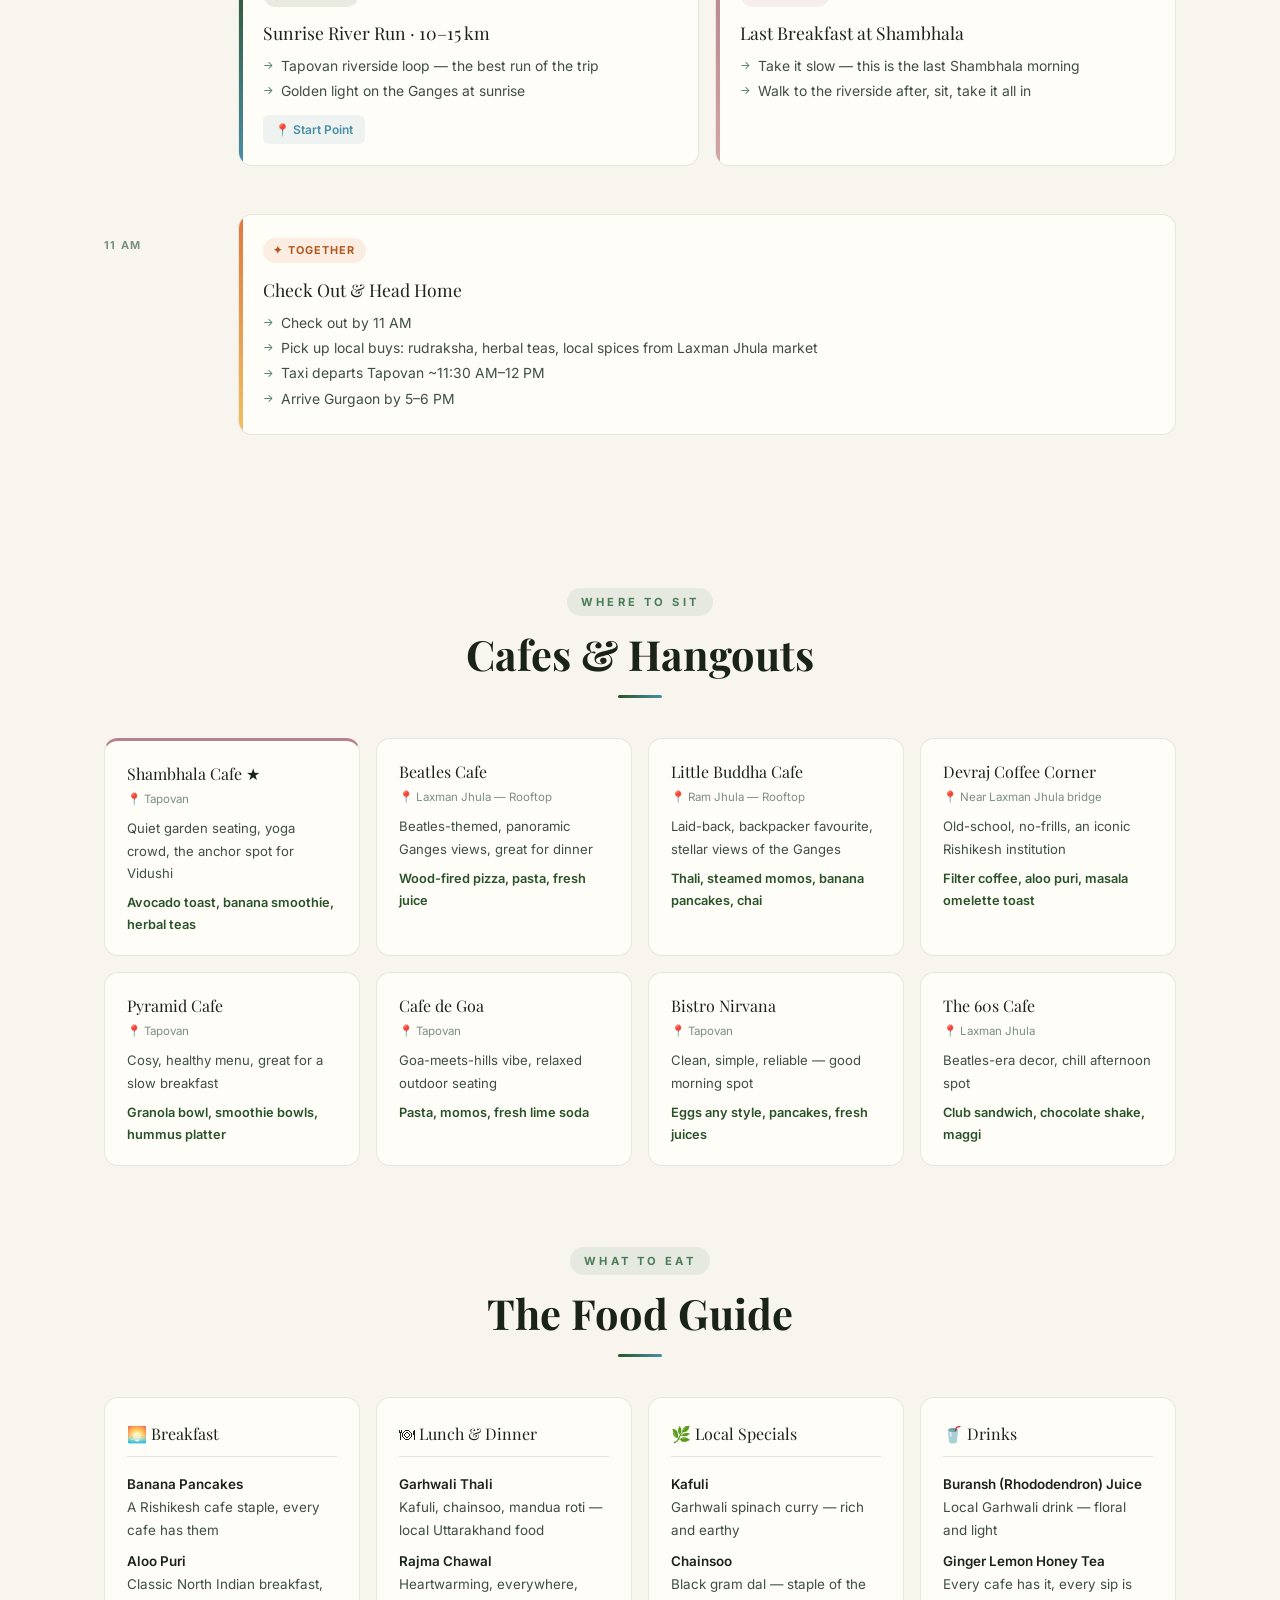
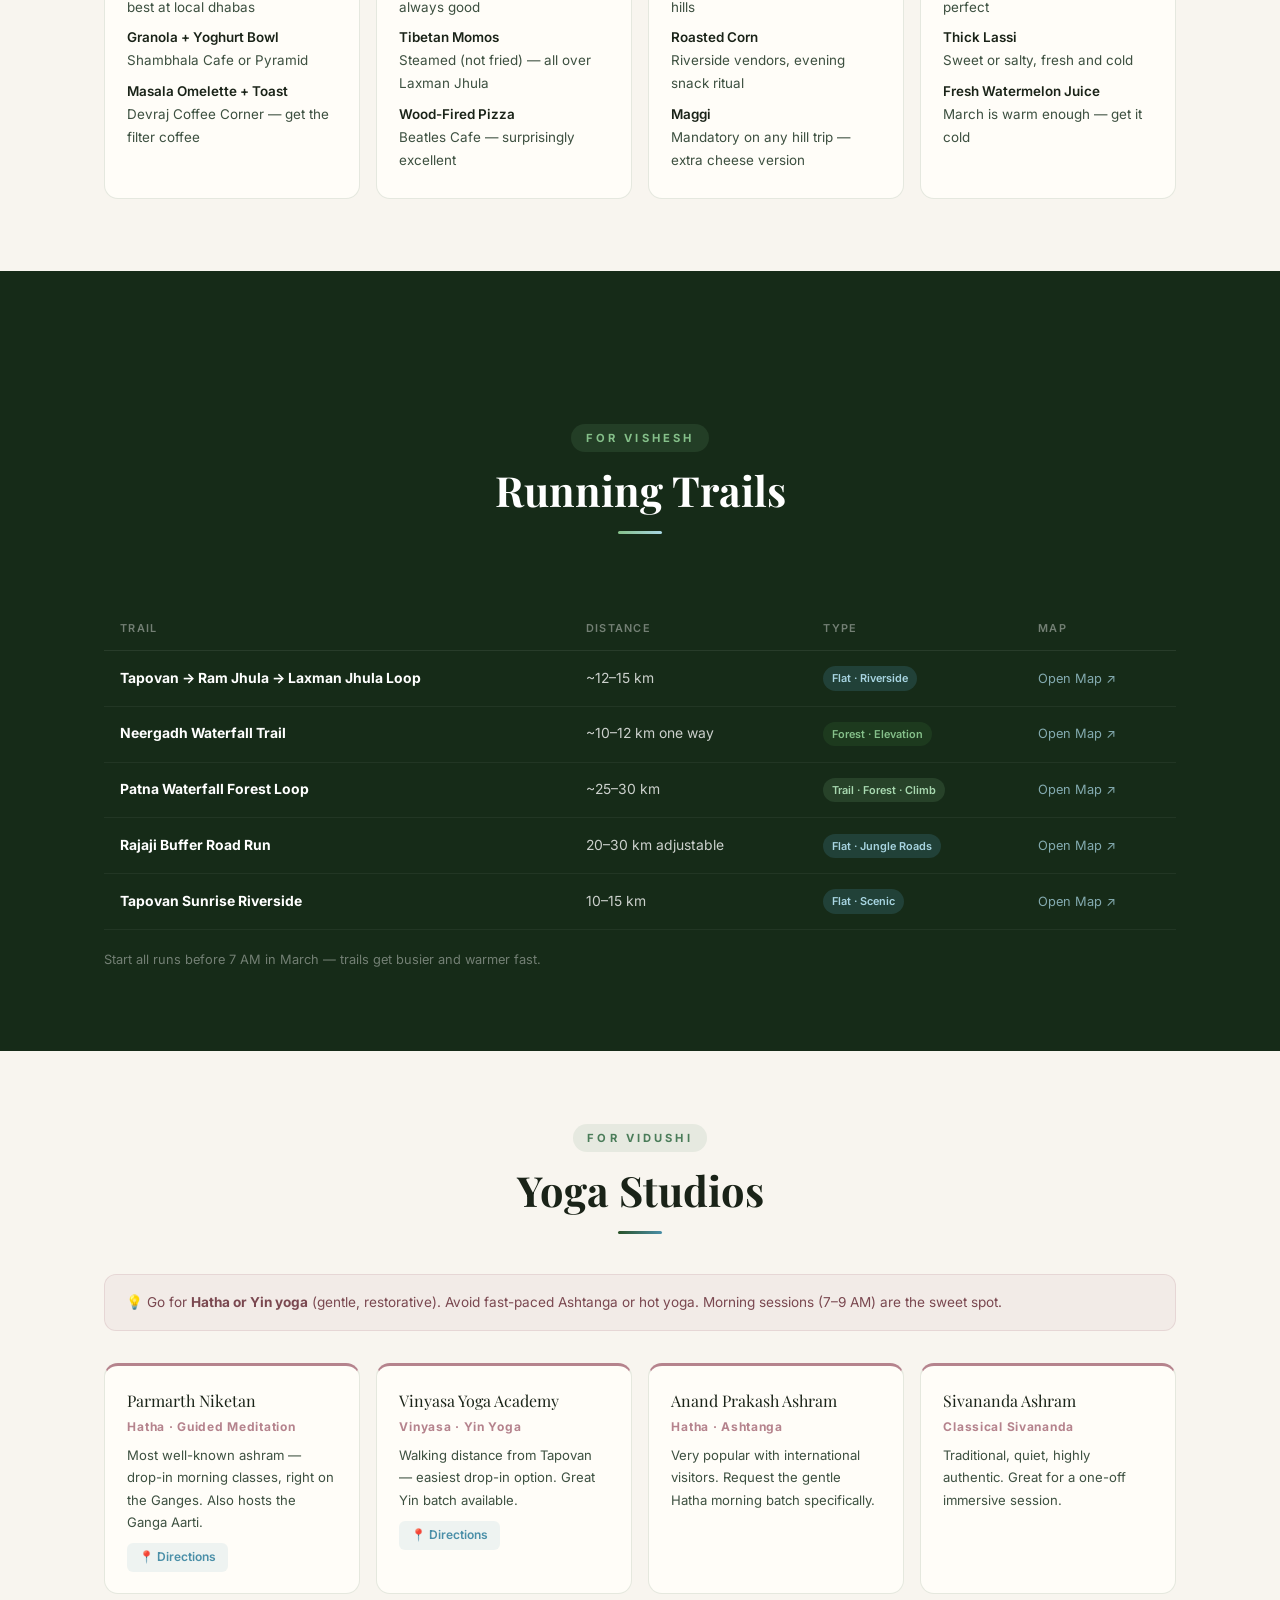
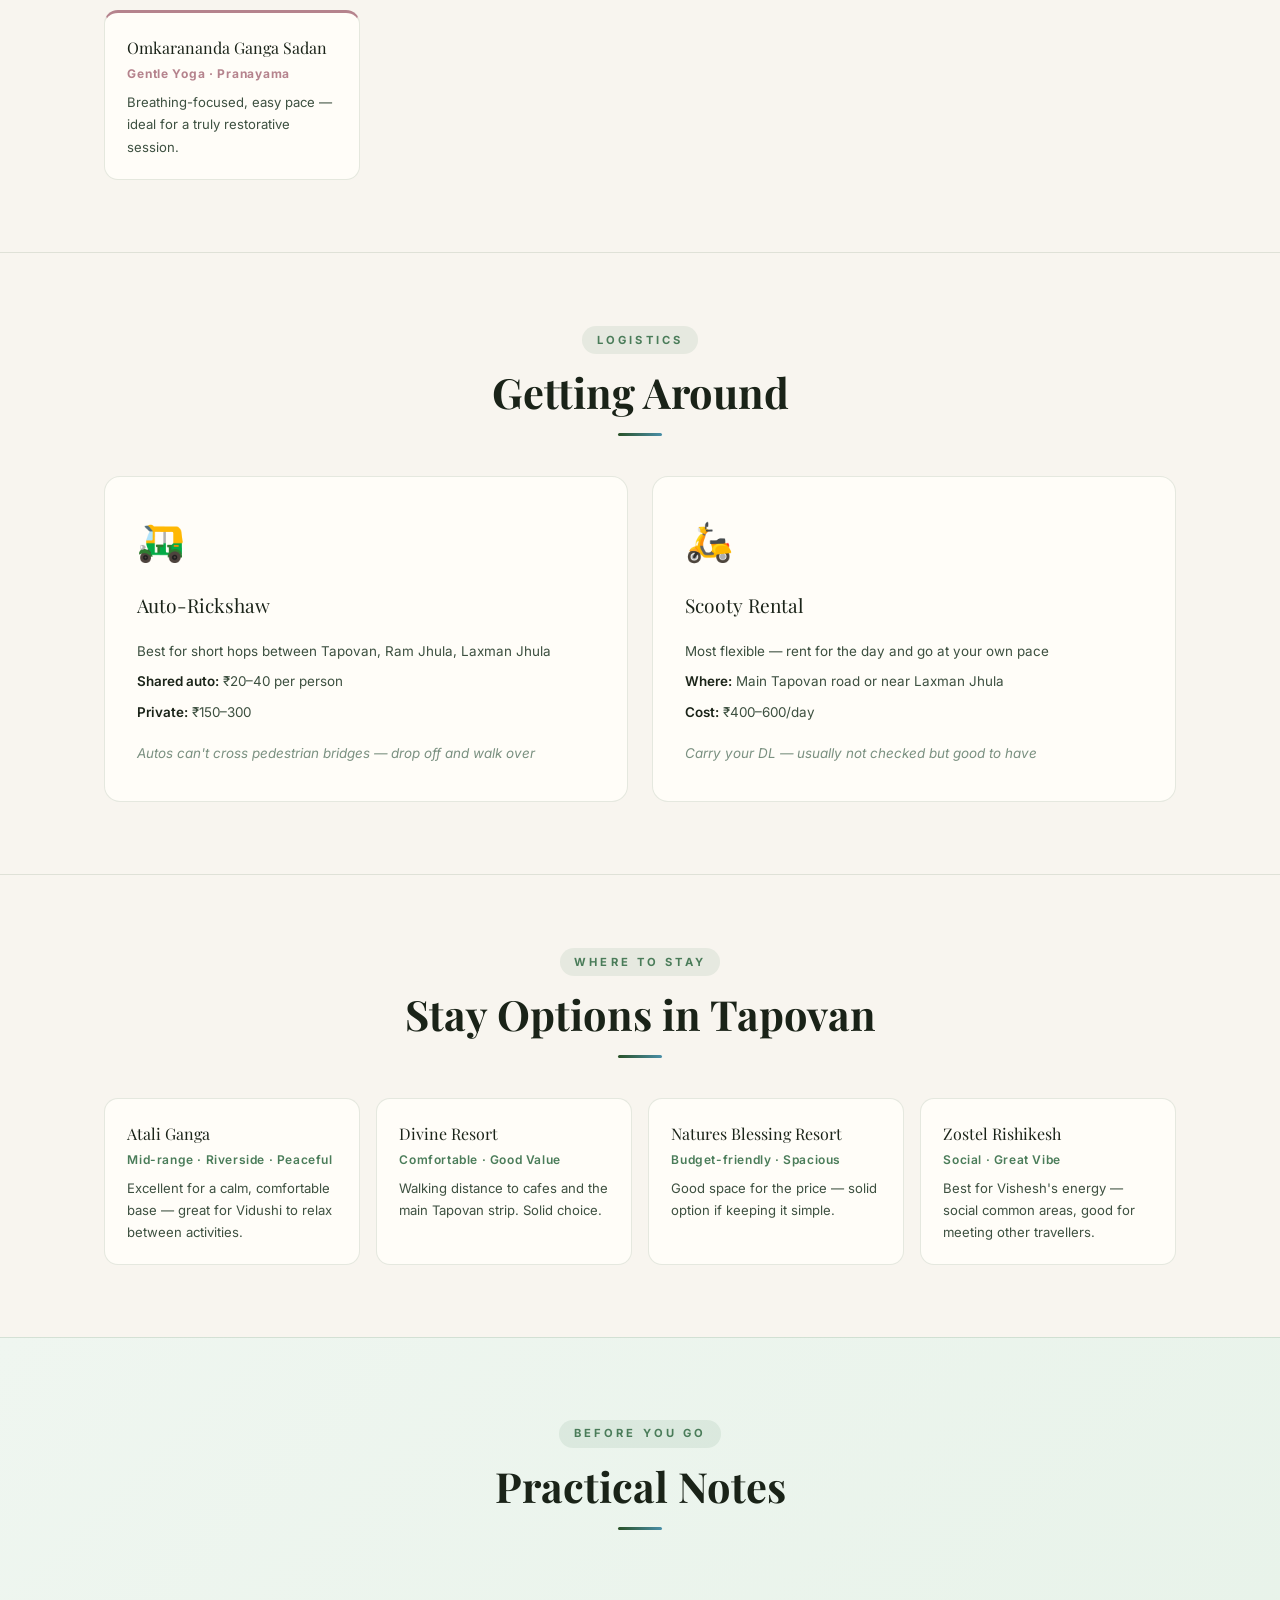
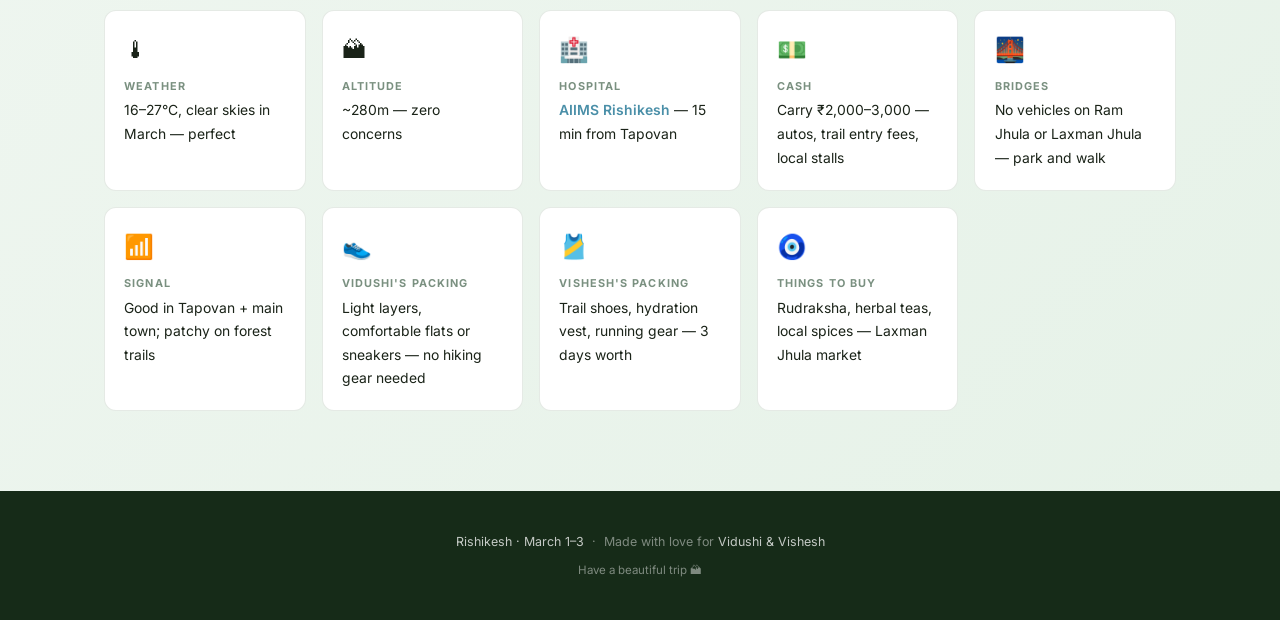
<file: rishikesh.html>
<!DOCTYPE html>
<html lang="en">
<head>
  <meta charset="UTF-8" />
  <meta name="viewport" content="width=device-width, initial-scale=1.0" />
  <title>Rishikesh — March 1–3 · Vidushi &amp; Vishesh</title>
  <link rel="preconnect" href="https://fonts.googleapis.com" />
  <link rel="preconnect" href="https://fonts.gstatic.com" crossorigin />
  <link href="https://fonts.googleapis.com/css2?family=Playfair+Display:ital,wght@0,400;0,600;0,700;1,400&family=Inter:wght@300;400;500;600&display=swap" rel="stylesheet" />
  <style>
    :root {
      --green-deep:#162B18;--green-forest:#2A5228;--green-mid:#4A7C59;--green-light:#85C08A;
      --river:#4A8FA8;--river-light:#A8D5E2;--orange:#E07840;--gold:#F0C060;
      --cream:#F8F5EF;--warm-white:#FFFDF8;--rose:#B5838D;--rose-light:#D4A5A5;
      --txt:#1A2318;--txt-mid:#3D5040;--txt-light:#7A9080;
      --border:rgba(42,82,40,0.12);--shadow:0 4px 20px rgba(0,0,0,0.07);
    }
    *,*::before,*::after{margin:0;padding:0;box-sizing:border-box}
    html{scroll-behavior:smooth}
    body{font-family:'Inter',sans-serif;background:var(--cream);color:var(--txt);line-height:1.7}
    .hero{position:relative;height:100vh;min-height:580px;overflow:hidden;display:flex;flex-direction:column;align-items:center;justify-content:center}
    .hero-svg{position:absolute;inset:0;width:100%;height:100%}
    .hero-overlay{position:absolute;inset:0;background:linear-gradient(to bottom,rgba(10,20,12,0.15) 0%,rgba(10,20,12,0.45) 100%)}
    .hero-content{position:relative;z-index:10;text-align:center;color:#fff;padding:2rem}
    .hero-eyebrow{font-size:.78rem;font-weight:600;letter-spacing:.35em;text-transform:uppercase;color:rgba(255,255,255,.75);margin-bottom:1.2rem}
    .hero-title{font-family:'Playfair Display',serif;font-size:clamp(3.2rem,9vw,6.5rem);font-weight:700;line-height:1.05;text-shadow:0 3px 30px rgba(0,0,0,.35);margin-bottom:.5rem}
    .hero-sub{font-family:'Playfair Display',serif;font-size:clamp(1.1rem,3vw,1.7rem);font-style:italic;color:rgba(255,255,255,.88);margin-bottom:2rem}
    .hero-pills{display:flex;gap:.8rem;justify-content:center;flex-wrap:wrap}
    .hero-pill{background:rgba(255,255,255,.15);backdrop-filter:blur(10px);border:1px solid rgba(255,255,255,.28);padding:.45rem 1.1rem;border-radius:100px;font-size:.8rem;color:#fff}
    .scroll-hint{position:absolute;bottom:2.2rem;left:50%;transform:translateX(-50%);z-index:10;color:rgba(255,255,255,.6);font-size:.75rem;animation:bob 2.2s ease-in-out infinite}
    @keyframes bob{0%,100%{transform:translateX(-50%) translateY(0)}50%{transform:translateX(-50%) translateY(7px)}}
    .nav{position:sticky;top:0;z-index:200;background:var(--green-deep);border-bottom:1px solid rgba(255,255,255,.06)}
    .nav-inner{max-width:1120px;margin:0 auto;display:flex;overflow-x:auto;scrollbar-width:none}
    .nav-inner::-webkit-scrollbar{display:none}
    .nav-inner a{color:rgba(255,255,255,.6);text-decoration:none;padding:.95rem 1.4rem;font-size:.75rem;letter-spacing:.12em;text-transform:uppercase;font-weight:600;white-space:nowrap;border-bottom:2px solid transparent;transition:color .2s,border-color .2s}
    .nav-inner a:hover{color:#fff;border-bottom-color:var(--orange)}
    .wrap{max-width:1120px;margin:0 auto;padding:0 1.5rem}
    .sh{text-align:center;padding:4.5rem 0 2.5rem}
    .sh-tag{display:inline-block;font-size:.7rem;font-weight:700;letter-spacing:.28em;text-transform:uppercase;color:var(--green-mid);background:rgba(74,124,89,.1);padding:.28rem .9rem;border-radius:100px;margin-bottom:.8rem}
    .sh-title{font-family:'Playfair Display',serif;font-size:clamp(1.7rem,4vw,2.6rem);color:var(--txt);line-height:1.2}
    .sh-line{width:44px;height:3px;background:linear-gradient(90deg,var(--green-forest),var(--river));margin:1rem auto 0;border-radius:2px}
    .sh.inv .sh-tag{color:var(--green-light);background:rgba(133,192,138,.12)}
    .sh.inv .sh-title{color:#fff}
    .sh.inv .sh-line{background:linear-gradient(90deg,var(--green-light),var(--river-light))}
    .ov-grid{display:grid;grid-template-columns:repeat(auto-fit,minmax(170px,1fr));gap:1rem;padding-bottom:4rem}
    .ov-card{background:var(--warm-white);border-radius:16px;padding:1.6rem 1.2rem;border:1px solid var(--border);text-align:center}
    .ov-icon{font-size:1.8rem;margin-bottom:.5rem}
    .ov-label{font-size:.68rem;text-transform:uppercase;letter-spacing:.12em;color:var(--txt-light);margin-bottom:.35rem}
    .ov-val{font-family:'Playfair Display',serif;font-size:1rem;color:var(--txt);font-weight:600}
    .day-sec{padding:3.5rem 0;border-top:1px solid var(--border)}
    .day-head{display:flex;align-items:flex-start;gap:1.2rem;margin-bottom:2.5rem}
    .day-num{font-family:'Playfair Display',serif;font-size:6rem;font-weight:700;color:rgba(42,82,40,.07);line-height:1;min-width:72px}
    .day-date{font-size:.72rem;font-weight:700;letter-spacing:.18em;text-transform:uppercase;color:var(--green-mid);margin-bottom:.3rem}
    .day-title{font-family:'Playfair Display',serif;font-size:1.75rem;color:var(--txt)}
    .a-row{display:grid;grid-template-columns:110px 1fr;gap:1.5rem;margin-bottom:1.5rem;align-items:start}
    @media(max-width:580px){.a-row{grid-template-columns:1fr;gap:.4rem}}
    .a-time{font-size:.68rem;font-weight:700;letter-spacing:.12em;text-transform:uppercase;color:var(--txt-light);padding-top:1.4rem}
    .a-card{background:var(--warm-white);border-radius:14px;padding:1.3rem 1.5rem;border:1px solid var(--border);position:relative;overflow:hidden}
    .a-card::before{content:'';position:absolute;left:0;top:0;bottom:0;width:3.5px;border-radius:2px 0 0 2px}
    .a-card.V::before{background:linear-gradient(180deg,var(--rose),var(--rose-light))}
    .a-card.K::before{background:linear-gradient(180deg,var(--green-forest),var(--river))}
    .a-card.T::before{background:linear-gradient(180deg,var(--orange),var(--gold))}
    .ptag{display:inline-flex;align-items:center;gap:.3rem;font-size:.68rem;font-weight:700;letter-spacing:.1em;text-transform:uppercase;padding:.22rem .65rem;border-radius:100px;margin-bottom:.7rem}
    .ptag.V{background:rgba(181,131,141,.12);color:#8B5060}
    .ptag.K{background:rgba(42,82,40,.1);color:var(--green-forest)}
    .ptag.T{background:rgba(224,120,64,.12);color:#B05820}
    .a-title{font-family:'Playfair Display',serif;font-size:1.1rem;color:var(--txt);margin-bottom:.45rem}
    .a-body{font-size:.87rem;color:var(--txt-mid);line-height:1.65}
    .a-body li{list-style:none;padding-left:1.1rem;position:relative;margin:.15rem 0}
    .a-body li::before{content:'→';position:absolute;left:0;color:var(--green-mid);font-size:.8em;top:.1em}
    .map-btn{display:inline-flex;align-items:center;gap:.3rem;font-size:.75rem;color:var(--river);text-decoration:none;font-weight:600;margin-top:.6rem;padding:.28rem .75rem;background:rgba(74,143,168,.09);border-radius:6px;transition:background .2s}
    .map-btn:hover{background:rgba(74,143,168,.18)}
    .split{display:grid;grid-template-columns:1fr 1fr;gap:1rem;margin-bottom:1.5rem}
    @media(max-width:680px){.split{grid-template-columns:1fr}}
    .adv-grid{display:grid;grid-template-columns:repeat(auto-fit,minmax(220px,1fr));gap:1rem;margin-bottom:1.5rem}
    .adv-card{background:var(--warm-white);border-radius:14px;padding:1.3rem 1.4rem;border:1px solid var(--border);position:relative;overflow:hidden}
    .adv-card::before{content:'';position:absolute;left:0;top:0;bottom:0;width:3.5px;background:linear-gradient(180deg,var(--green-forest),var(--river))}
    .adv-badge{font-size:.68rem;font-weight:700;text-transform:uppercase;letter-spacing:.1em;color:var(--orange);background:rgba(224,120,64,.1);padding:.2rem .6rem;border-radius:100px;display:inline-block;margin-bottom:.6rem}
    .adv-title{font-family:'Playfair Display',serif;font-size:1rem;margin-bottom:.35rem}
    .adv-body{font-size:.83rem;color:var(--txt-mid)}
    .cafe-grid{display:grid;grid-template-columns:repeat(auto-fill,minmax(250px,1fr));gap:1rem;padding-bottom:4rem}
    .cafe-card{background:var(--warm-white);border-radius:14px;padding:1.2rem 1.4rem;border:1px solid var(--border);transition:transform .2s,box-shadow .2s}
    .cafe-card:hover{transform:translateY(-3px);box-shadow:0 8px 24px rgba(0,0,0,.09)}
    .cafe-name{font-family:'Playfair Display',serif;font-size:1rem;margin-bottom:.15rem}
    .cafe-loc{font-size:.72rem;color:var(--txt-light);margin-bottom:.5rem}
    .cafe-vibe{font-size:.82rem;color:var(--txt-mid);margin-bottom:.5rem}
    .cafe-order{font-size:.8rem;color:var(--green-forest);font-weight:600}
    .food-grid{display:grid;grid-template-columns:repeat(auto-fill,minmax(230px,1fr));gap:1rem;padding-bottom:4.5rem}
    .food-card{background:var(--warm-white);border-radius:14px;padding:1.4rem;border:1px solid var(--border)}
    .food-cat{font-family:'Playfair Display',serif;font-size:1rem;margin-bottom:.8rem;padding-bottom:.5rem;border-bottom:1px solid var(--border)}
    .food-item{font-size:.84rem;color:var(--txt-mid);padding:.25rem 0}
    .food-item strong{color:var(--txt);font-weight:600;display:block}
    .trail-sec{background:var(--green-deep);padding:5rem 0}
    .trail-table{width:100%;border-collapse:collapse;margin-top:2rem}
    .trail-table th{text-align:left;font-size:.68rem;letter-spacing:.12em;text-transform:uppercase;color:rgba(255,255,255,.4);padding:.8rem 1rem;border-bottom:1px solid rgba(255,255,255,.08);font-weight:600}
    .trail-table td{padding:.95rem 1rem;border-bottom:1px solid rgba(255,255,255,.05);font-size:.87rem;color:rgba(255,255,255,.78)}
    .trail-table tr:hover td{background:rgba(255,255,255,.03)}
    .trail-table td strong{color:#fff}
    .tbadge{display:inline-block;font-size:.68rem;padding:.18rem .55rem;border-radius:100px;font-weight:600}
    .tb-flat{background:rgba(74,143,168,.22);color:var(--river-light)}
    .tb-trail{background:rgba(42,82,40,.4);color:var(--green-light)}
    .tb-forest{background:rgba(133,192,138,.15);color:#A8D8B0}
    .tmap{color:var(--river-light);text-decoration:none;font-size:.8rem;opacity:.75;transition:opacity .2s}
    .tmap:hover{opacity:1}
    .yoga-grid{display:grid;grid-template-columns:repeat(auto-fill,minmax(230px,1fr));gap:1rem;padding-bottom:4.5rem}
    .yoga-card{background:var(--warm-white);border-radius:14px;padding:1.3rem 1.4rem;border:1px solid var(--border);border-top:3px solid var(--rose)}
    .yoga-name{font-family:'Playfair Display',serif;font-size:1rem;margin-bottom:.2rem}
    .yoga-style{font-size:.75rem;color:var(--rose);font-weight:700;letter-spacing:.06em;margin-bottom:.4rem}
    .yoga-note{font-size:.82rem;color:var(--txt-mid)}
    .yoga-tip{background:rgba(181,131,141,.08);border:1px solid rgba(181,131,141,.2);border-radius:12px;padding:1rem 1.3rem;font-size:.85rem;color:#7A4850;margin-bottom:2rem}
    .trans-grid{display:grid;grid-template-columns:1fr 1fr;gap:1.5rem;padding-bottom:4.5rem}
    @media(max-width:580px){.trans-grid{grid-template-columns:1fr}}
    .trans-card{background:var(--warm-white);border-radius:16px;padding:2rem;border:1px solid var(--border)}
    .trans-icon{font-size:2.4rem;margin-bottom:.9rem}
    .trans-title{font-family:'Playfair Display',serif;font-size:1.2rem;margin-bottom:.9rem}
    .trans-row{font-size:.84rem;color:var(--txt-mid);padding:.25rem 0}
    .trans-row strong{color:var(--txt);font-weight:600}
    .stay-grid{display:grid;grid-template-columns:repeat(auto-fill,minmax(230px,1fr));gap:1rem;padding-bottom:4.5rem}
    .stay-card{background:var(--warm-white);border-radius:14px;padding:1.3rem 1.4rem;border:1px solid var(--border)}
    .stay-name{font-family:'Playfair Display',serif;font-size:1rem;margin-bottom:.2rem}
    .stay-vibe{font-size:.75rem;color:var(--green-mid);font-weight:600;letter-spacing:.05em;margin-bottom:.4rem}
    .stay-note{font-size:.82rem;color:var(--txt-mid)}
    .prac-sec{background:linear-gradient(135deg,#EFF6F0,#E6F2E8);padding:5rem 0;border-top:1px solid var(--border)}
    .prac-grid{display:grid;grid-template-columns:repeat(auto-fill,minmax(190px,1fr));gap:1rem;margin-top:2.5rem}
    .prac-card{background:#fff;border-radius:12px;padding:1.2rem;border:1px solid var(--border)}
    .prac-icon{font-size:1.5rem;margin-bottom:.4rem}
    .prac-label{font-size:.68rem;font-weight:700;text-transform:uppercase;letter-spacing:.1em;color:var(--txt-light);margin-bottom:.25rem}
    .prac-val{font-size:.87rem;color:var(--txt)}
    .prac-val a{color:var(--river);text-decoration:none;font-weight:600}
    footer{background:var(--green-deep);color:rgba(255,255,255,.45);text-align:center;padding:2.5rem 1rem;font-size:.78rem}
    footer span{color:rgba(255,255,255,.75)}
  </style>
</head>
<body>
<section class="hero" id="top">
  <svg class="hero-svg" viewBox="0 0 1440 700" preserveAspectRatio="xMidYMid slice" xmlns="http://www.w3.org/2000/svg">
    <defs>
      <linearGradient id="sky" x1="0" y1="0" x2="0" y2="1">
        <stop offset="0%" stop-color="#1A3550"/><stop offset="38%" stop-color="#3D6B8A"/>
        <stop offset="68%" stop-color="#E8905A"/><stop offset="88%" stop-color="#F7C87A"/>
        <stop offset="100%" stop-color="#FAE0A0"/>
      </linearGradient>
      <linearGradient id="mist1" x1="0" y1="0" x2="0" y2="1">
        <stop offset="0%" stop-color="#B8C8DA" stop-opacity="0.9"/>
        <stop offset="100%" stop-color="#C8D8E8" stop-opacity="0.5"/>
      </linearGradient>
      <linearGradient id="forest1" x1="0" y1="0" x2="0" y2="1">
        <stop offset="0%" stop-color="#1E4020"/><stop offset="100%" stop-color="#152E18"/>
      </linearGradient>
      <linearGradient id="forest2" x1="0" y1="0" x2="0" y2="1">
        <stop offset="0%" stop-color="#0D2010"/><stop offset="100%" stop-color="#081408"/>
      </linearGradient>
      <linearGradient id="river-g" x1="0" y1="0" x2="1" y2="0">
        <stop offset="0%" stop-color="#4A8FA8" stop-opacity="0.0"/>
        <stop offset="20%" stop-color="#6AAFCC" stop-opacity="0.85"/>
        <stop offset="60%" stop-color="#7DBFDA" stop-opacity="0.95"/>
        <stop offset="80%" stop-color="#6AAFCC" stop-opacity="0.85"/>
        <stop offset="100%" stop-color="#4A8FA8" stop-opacity="0.0"/>
      </linearGradient>
      <filter id="blur-light"><feGaussianBlur stdDeviation="2.5"/></filter>
      <radialGradient id="sun" cx="55%" cy="32%" r="12%">
        <stop offset="0%" stop-color="#FFE8A0" stop-opacity="0.9"/>
        <stop offset="40%" stop-color="#F7C060" stop-opacity="0.4"/>
        <stop offset="100%" stop-color="#F7C060" stop-opacity="0"/>
      </radialGradient>
    </defs>
    <rect width="1440" height="700" fill="url(#sky)"/>
    <ellipse cx="792" cy="224" rx="180" ry="100" fill="url(#sun)" filter="url(#blur-light)"/>
    <polygon fill="url(#mist1)" opacity="0.75" points="0,370 60,290 140,320 220,240 320,270 420,195 520,240 620,210 720,250 820,185 920,230 1020,195 1120,255 1220,210 1320,265 1440,230 1440,440 0,440"/>
    <polygon fill="url(#forest1)" points="0,460 80,390 180,420 280,360 380,400 480,335 600,375 700,345 800,380 920,350 1040,385 1160,355 1280,390 1380,365 1440,385 1440,560 0,560"/>
    <path fill="url(#river-g)" d="M 0,590 C 100,575 160,560 260,552 C 350,544 400,550 480,540 C 570,530 620,520 720,515 C 820,510 880,518 960,508 C 1040,498 1100,492 1200,488 C 1310,484 1380,490 1440,488 L 1440,540 C 1380,542 1310,540 1200,544 C 1100,548 1040,556 960,566 C 880,576 820,578 720,582 C 620,586 570,590 480,598 C 400,606 350,604 260,612 C 160,620 100,625 0,635 Z"/>
    <polygon fill="url(#forest2)" points="0,560 60,530 110,545 160,520 230,538 300,512 380,528 460,505 560,520 650,498 740,514 840,492 940,510 1040,495 1140,512 1240,498 1340,515 1440,505 1440,700 0,700"/>
    <g fill="#07160A" opacity="0.9">
      <polygon points="55,530 48,556 62,556"/><polygon points="68,524 60,553 76,553"/>
      <polygon points="82,530 74,556 90,556"/><polygon points="110,540 103,563 117,563"/>
      <polygon points="190,520 182,548 198,548"/><polygon points="204,514 196,542 212,542"/>
      <polygon points="320,512 313,538 327,538"/><polygon points="334,506 326,534 342,534"/>
      <polygon points="500,505 493,531 507,531"/><polygon points="514,499 506,527 522,527"/>
      <polygon points="680,495 673,521 687,521"/><polygon points="694,489 686,517 702,517"/>
      <polygon points="860,492 853,518 867,518"/><polygon points="874,486 866,514 882,514"/>
      <polygon points="1050,496 1043,522 1057,522"/><polygon points="1064,490 1056,518 1072,518"/>
      <polygon points="1200,500 1193,525 1207,525"/><polygon points="1214,494 1206,520 1222,520"/>
      <polygon points="1360,507 1353,532 1367,532"/><polygon points="1374,501 1366,527 1382,527"/>
    </g>
    <ellipse cx="720" cy="540" rx="600" ry="40" fill="rgba(240,230,210,0.18)" filter="url(#blur-light)"/>
  </svg>
  <div class="hero-overlay"></div>
  <div class="hero-content">
    <p class="hero-eyebrow">✈ Gurgaon → Tapovan, Rishikesh</p>
    <h1 class="hero-title">Rishikesh</h1>
    <p class="hero-sub">March 1 – 3 · Vidushi &amp; Vishesh</p>
    <div class="hero-pills">
      <span class="hero-pill">🏔 280m altitude</span>
      <span class="hero-pill">🌿 Tapovan base</span>
      <span class="hero-pill">☀ 16–27°C</span>
      <span class="hero-pill">3 days, 2 nights</span>
    </div>
  </div>
  <div class="scroll-hint">↓ &nbsp; scroll</div>
</section>
<nav class="nav">
  <div class="nav-inner">
    <a href="#overview">Overview</a><a href="#day1">Day 1</a><a href="#day2">Day 2</a>
    <a href="#day3">Day 3</a><a href="#cafes">Cafes</a><a href="#food">Food</a>
    <a href="#trails">Trails</a><a href="#yoga">Yoga</a>
    <a href="#transport">Getting Around</a><a href="#stay">Stay</a><a href="#practical">Notes</a>
  </div>
</nav>
<section id="overview">
  <div class="wrap">
    <div class="sh"><span class="sh-tag">Trip Overview</span><h2 class="sh-title">The Plan at a Glance</h2><div class="sh-line"></div></div>
    <div class="ov-grid">
      <div class="ov-card"><div class="ov-icon">🚗</div><div class="ov-label">Getting There</div><div class="ov-val">Private Taxi from Gurgaon</div></div>
      <div class="ov-card"><div class="ov-icon">⏱</div><div class="ov-label">Drive Time</div><div class="ov-val">~5–6 hrs · Depart 5–6 AM</div></div>
      <div class="ov-card"><div class="ov-icon">📍</div><div class="ov-label">Base</div><div class="ov-val">Tapovan, Rishikesh</div></div>
      <div class="ov-card"><div class="ov-icon">🌡</div><div class="ov-label">March Weather</div><div class="ov-val">16–27°C, clear skies</div></div>
      <div class="ov-card"><div class="ov-icon">🏔</div><div class="ov-label">Altitude</div><div class="ov-val">~280m — no concerns</div></div>
      <div class="ov-card"><div class="ov-icon">📅</div><div class="ov-label">Trip</div><div class="ov-val">March 1 → March 3</div></div>
    </div>
  </div>
</section>
<section class="day-sec" id="day1">
  <div class="wrap">
    <div class="day-head"><div class="day-num">1</div><div><div class="day-date">Saturday · March 1</div><div class="day-title">Arrive &amp; Unwind</div></div></div>
    <div class="a-row"><div class="a-time">Morning · 11 AM</div>
      <div class="a-card T"><span class="ptag T">✦ Together</span><div class="a-title">Arrive in Tapovan</div>
        <div class="a-body"><ul>
          <li>Taxi arrives after 5–6 hr drive from Gurgaon — depart by 5–6 AM</li>
          <li>Check in, freshen up, decompress</li>
          <li>Book the cab the night before — confirm early pickup to beat Delhi traffic</li>
          <li>Carry snacks — no great stops until Haridwar</li>
        </ul></div>
      </div>
    </div>
    <div class="a-row"><div class="a-time">Afternoon</div>
      <div class="split">
        <div class="a-card V"><span class="ptag V">♡ Vidushi</span><div class="a-title">Shambhala Cafe — First Visit</div>
          <div class="a-body"><ul>
            <li>Order: banana smoothie, avocado toast or granola bowl</li>
            <li>Sit, breathe, no agenda — this is the anchor spot</li>
            <li>Short flat riverside walk after (15–20 min max)</li>
          </ul></div>
        </div>
        <div class="a-card K"><span class="ptag K">⚡ Vishesh</span><div class="a-title">Exploratory Run · 12–15 km</div>
          <div class="a-body"><ul>
            <li>Tapovan → Ram Jhula → Laxman Jhula loop</li>
            <li>Flat and scenic, scope terrain for Day 2</li>
          </ul>
          <a class="map-btn" href="https://maps.google.com/?q=Ram+Jhula+to+Laxman+Jhula,+Rishikesh" target="_blank">📍 Open in Maps</a>
          </div>
        </div>
      </div>
    </div>
    <div class="a-row"><div class="a-time">Evening · 6 PM</div>
      <div class="a-card T"><span class="ptag T">✦ Together</span><div class="a-title">Ganga Aarti at Parmarth Niketan</div>
        <div class="a-body"><ul>
          <li>Starts around 6 PM — just sit and watch, no walking needed</li>
          <li>One of the most beautiful things Rishikesh does</li>
        </ul>
        <a class="map-btn" href="https://maps.google.com/?q=Parmarth+Niketan,+Rishikesh" target="_blank">📍 Directions</a>
        </div>
      </div>
    </div>
    <div class="a-row"><div class="a-time">Dinner</div>
      <div class="a-card T"><span class="ptag T">✦ Together</span><div class="a-title">Beatles Cafe, Laxman Jhula — Rooftop</div>
        <div class="a-body"><ul>
          <li>Beatles-themed, panoramic Ganges views, relaxed atmosphere</li>
          <li>Order: wood-fired pizza, pasta, fresh juice, chai</li>
        </ul>
        <a class="map-btn" href="https://maps.google.com/?q=Beatles+Cafe,+Laxman+Jhula,+Rishikesh" target="_blank">📍 Directions</a>
        </div>
      </div>
    </div>
  </div>
</section>
<section class="day-sec" id="day2">
  <div class="wrap">
    <div class="day-head"><div class="day-num">2</div><div><div class="day-date">Sunday · March 2</div><div class="day-title">The Full Day</div></div></div>
    <div class="a-row"><div class="a-time">5:30 AM</div>
      <div class="split">
        <div class="a-card K"><span class="ptag K">⚡ Vishesh</span><div class="a-title">Long Trail Run · 25–30 km</div>
          <div class="a-body"><ul>
            <li>Neergadh Waterfall → Patna Waterfall Forest Loop</li>
            <li>Elevation, forest cover, clean air — start early before trails fill up</li>
            <li>Alt: Rajaji National Park buffer roads for flat tempo work</li>
          </ul>
          <a class="map-btn" href="https://maps.google.com/?q=Neer+Garh+Waterfall,+Rishikesh" target="_blank">📍 Neergadh Trailhead</a>
          </div>
        </div>
        <div class="a-card V"><span class="ptag V">♡ Vidushi</span><div class="a-title">Morning Yoga + Shambhala Breakfast</div>
          <div class="a-body"><ul>
            <li>Drop-in yoga: Vinyasa Yoga Academy (Tapovan) or Anand Prakash Ashram</li>
            <li>Ask for Hatha or Yin batch — 7–9 AM slot</li>
            <li>Post-yoga: Shambhala Cafe — herbal tea, granola bowl</li>
          </ul>
          <a class="map-btn" href="https://maps.google.com/?q=Vinyasa+Yoga+Academy,+Tapovan,+Rishikesh" target="_blank">📍 Vinyasa Academy</a>
          </div>
        </div>
      </div>
    </div>
    <div class="a-row"><div class="a-time">Mid-Morning</div>
      <div class="a-card T"><span class="ptag T">✦ Together</span><div class="a-title">Beatles Ashram (Maharishi Mahesh Yogi Ashram)</div>
        <div class="a-body"><ul>
          <li>UNESCO-listed — stunning graffiti murals, meditation domes, forest paths</li>
          <li>Mostly flat walking — go at your own pace, 1.5–2 hours</li>
          <li>Entry fee: ₹150/person</li>
          <li>Ram Jhula bridge stroll after — short, great views of the Ganges</li>
        </ul>
        <a class="map-btn" href="https://maps.google.com/?q=Maharishi+Mahesh+Yogi+Ashram,+Rishikesh" target="_blank">📍 Directions</a>
        </div>
      </div>
    </div>
    <div class="a-row"><div class="a-time">Afternoon</div>
      <div class="split">
        <div class="a-card V"><span class="ptag V">♡ Vidushi</span><div class="a-title">Shambhala Cafe — Slow Afternoon</div>
          <div class="a-body"><ul>
            <li>Read, journal, nap if needed — no plans required</li>
            <li>Optional: browse crystal shops and bookstores in Tapovan</li>
          </ul></div>
        </div>
        <div class="a-card K"><span class="ptag K">⚡ Vishesh</span><div class="a-title">Adventure Activity — Choose One</div>
          <div class="a-body">See options below ↓</div>
        </div>
      </div>
    </div>
    <div class="adv-grid" style="margin-left:110px">
      <div class="adv-card"><span class="adv-badge">★ Recommended</span>
        <div class="adv-title">🪂 Bungee at Jumpin Heights</div>
        <div class="adv-body">India's highest bungee — 83m. 20 min from Tapovan at Mohan Chatti. Book in advance.<br/>
        <a class="map-btn" href="https://maps.google.com/?q=Jumpin+Heights,+Rishikesh" target="_blank" style="margin-top:.5rem">📍 Directions</a></div>
      </div>
      <div class="adv-card">
        <div class="adv-title">🌊 Cliff Jumping at Shivpuri</div>
        <div class="adv-body">Natural rock formations, Ganges pool below. Multiple jump heights. ~30 min from Tapovan.<br/>
        <a class="map-btn" href="https://maps.google.com/?q=Shivpuri,+Rishikesh" target="_blank" style="margin-top:.5rem">📍 Directions</a></div>
      </div>
      <div class="adv-card">
        <div class="adv-title">🦅 Zip Lining (Flying Fox)</div>
        <div class="adv-body">Aerial zip line over the Ganges. Multiple operators near Laxman Jhula.</div>
      </div>
    </div>
    <div class="a-row"><div class="a-time">Evening</div>
      <div class="a-card T"><span class="ptag T">✦ Together</span><div class="a-title">Sunset at Triveni Ghat</div>
        <div class="a-body"><ul><li>Sit by the river as the light turns gold — completely flat, no effort required</li></ul>
        <a class="map-btn" href="https://maps.google.com/?q=Triveni+Ghat,+Rishikesh" target="_blank">📍 Directions</a>
        </div>
      </div>
    </div>
    <div class="a-row"><div class="a-time">Dinner</div>
      <div class="a-card T"><span class="ptag T">✦ Together</span><div class="a-title">Little Buddha Cafe — Rooftop, Ram Jhula</div>
        <div class="a-body"><ul>
          <li>Backpacker favourite, rooftop with Ganges views, relaxed vibe</li>
          <li>Order: Garhwali thali, steamed momos, chai, banana pancakes</li>
        </ul>
        <a class="map-btn" href="https://maps.google.com/?q=Little+Buddha+Cafe,+Ram+Jhula,+Rishikesh" target="_blank">📍 Directions</a>
        </div>
      </div>
    </div>
  </div>
</section>
<section class="day-sec" id="day3">
  <div class="wrap">
    <div class="day-head"><div class="day-num">3</div><div><div class="day-date">Monday · March 3</div><div class="day-title">Last Morning &amp; Home</div></div></div>
    <div class="a-row"><div class="a-time">Early AM</div>
      <div class="split">
        <div class="a-card K"><span class="ptag K">⚡ Vishesh</span><div class="a-title">Sunrise River Run · 10–15 km</div>
          <div class="a-body"><ul>
            <li>Tapovan riverside loop — the best run of the trip</li>
            <li>Golden light on the Ganges at sunrise</li>
          </ul>
          <a class="map-btn" href="https://maps.google.com/?q=Tapovan,+Rishikesh" target="_blank">📍 Start Point</a>
          </div>
        </div>
        <div class="a-card V"><span class="ptag V">♡ Vidushi</span><div class="a-title">Last Breakfast at Shambhala</div>
          <div class="a-body"><ul>
            <li>Take it slow — this is the last Shambhala morning</li>
            <li>Walk to the riverside after, sit, take it all in</li>
          </ul></div>
        </div>
      </div>
    </div>
    <div class="a-row"><div class="a-time">11 AM</div>
      <div class="a-card T"><span class="ptag T">✦ Together</span><div class="a-title">Check Out &amp; Head Home</div>
        <div class="a-body"><ul>
          <li>Check out by 11 AM</li>
          <li>Pick up local buys: rudraksha, herbal teas, local spices from Laxman Jhula market</li>
          <li>Taxi departs Tapovan ~11:30 AM–12 PM</li>
          <li>Arrive Gurgaon by 5–6 PM</li>
        </ul></div>
      </div>
    </div>
  </div>
</section>
<section id="cafes">
  <div class="wrap">
    <div class="sh"><span class="sh-tag">Where to Sit</span><h2 class="sh-title">Cafes &amp; Hangouts</h2><div class="sh-line"></div></div>
    <div class="cafe-grid">
      <div class="cafe-card" style="border-top:3px solid var(--rose)">
        <div class="cafe-name">Shambhala Cafe ★</div><div class="cafe-loc">📍 Tapovan</div>
        <div class="cafe-vibe">Quiet garden seating, yoga crowd, the anchor spot for Vidushi</div>
        <div class="cafe-order">Avocado toast, banana smoothie, herbal teas</div>
      </div>
      <div class="cafe-card">
        <div class="cafe-name">Beatles Cafe</div><div class="cafe-loc">📍 Laxman Jhula — Rooftop</div>
        <div class="cafe-vibe">Beatles-themed, panoramic Ganges views, great for dinner</div>
        <div class="cafe-order">Wood-fired pizza, pasta, fresh juice</div>
      </div>
      <div class="cafe-card">
        <div class="cafe-name">Little Buddha Cafe</div><div class="cafe-loc">📍 Ram Jhula — Rooftop</div>
        <div class="cafe-vibe">Laid-back, backpacker favourite, stellar views of the Ganges</div>
        <div class="cafe-order">Thali, steamed momos, banana pancakes, chai</div>
      </div>
      <div class="cafe-card">
        <div class="cafe-name">Devraj Coffee Corner</div><div class="cafe-loc">📍 Near Laxman Jhula bridge</div>
        <div class="cafe-vibe">Old-school, no-frills, an iconic Rishikesh institution</div>
        <div class="cafe-order">Filter coffee, aloo puri, masala omelette toast</div>
      </div>
      <div class="cafe-card">
        <div class="cafe-name">Pyramid Cafe</div><div class="cafe-loc">📍 Tapovan</div>
        <div class="cafe-vibe">Cosy, healthy menu, great for a slow breakfast</div>
        <div class="cafe-order">Granola bowl, smoothie bowls, hummus platter</div>
      </div>
      <div class="cafe-card">
        <div class="cafe-name">Cafe de Goa</div><div class="cafe-loc">📍 Tapovan</div>
        <div class="cafe-vibe">Goa-meets-hills vibe, relaxed outdoor seating</div>
        <div class="cafe-order">Pasta, momos, fresh lime soda</div>
      </div>
      <div class="cafe-card">
        <div class="cafe-name">Bistro Nirvana</div><div class="cafe-loc">📍 Tapovan</div>
        <div class="cafe-vibe">Clean, simple, reliable — good morning spot</div>
        <div class="cafe-order">Eggs any style, pancakes, fresh juices</div>
      </div>
      <div class="cafe-card">
        <div class="cafe-name">The 60s Cafe</div><div class="cafe-loc">📍 Laxman Jhula</div>
        <div class="cafe-vibe">Beatles-era decor, chill afternoon spot</div>
        <div class="cafe-order">Club sandwich, chocolate shake, maggi</div>
      </div>
    </div>
  </div>
</section>
<section id="food">
  <div class="wrap">
    <div class="sh" style="padding-top:1rem"><span class="sh-tag">What to Eat</span><h2 class="sh-title">The Food Guide</h2><div class="sh-line"></div></div>
    <div class="food-grid">
      <div class="food-card"><div class="food-cat">🌅 Breakfast</div>
        <div class="food-item"><strong>Banana Pancakes</strong>A Rishikesh cafe staple, every cafe has them</div>
        <div class="food-item"><strong>Aloo Puri</strong>Classic North Indian breakfast, best at local dhabas</div>
        <div class="food-item"><strong>Granola + Yoghurt Bowl</strong>Shambhala Cafe or Pyramid</div>
        <div class="food-item"><strong>Masala Omelette + Toast</strong>Devraj Coffee Corner — get the filter coffee</div>
      </div>
      <div class="food-card"><div class="food-cat">🍽 Lunch &amp; Dinner</div>
        <div class="food-item"><strong>Garhwali Thali</strong>Kafuli, chainsoo, mandua roti — local Uttarakhand food</div>
        <div class="food-item"><strong>Rajma Chawal</strong>Heartwarming, everywhere, always good</div>
        <div class="food-item"><strong>Tibetan Momos</strong>Steamed (not fried) — all over Laxman Jhula</div>
        <div class="food-item"><strong>Wood-Fired Pizza</strong>Beatles Cafe — surprisingly excellent</div>
      </div>
      <div class="food-card"><div class="food-cat">🌿 Local Specials</div>
        <div class="food-item"><strong>Kafuli</strong>Garhwali spinach curry — rich and earthy</div>
        <div class="food-item"><strong>Chainsoo</strong>Black gram dal — staple of the hills</div>
        <div class="food-item"><strong>Roasted Corn</strong>Riverside vendors, evening snack ritual</div>
        <div class="food-item"><strong>Maggi</strong>Mandatory on any hill trip — extra cheese version</div>
      </div>
      <div class="food-card"><div class="food-cat">🥤 Drinks</div>
        <div class="food-item"><strong>Buransh (Rhododendron) Juice</strong>Local Garhwali drink — floral and light</div>
        <div class="food-item"><strong>Ginger Lemon Honey Tea</strong>Every cafe has it, every sip is perfect</div>
        <div class="food-item"><strong>Thick Lassi</strong>Sweet or salty, fresh and cold</div>
        <div class="food-item"><strong>Fresh Watermelon Juice</strong>March is warm enough — get it cold</div>
      </div>
    </div>
  </div>
</section>
<section class="trail-sec" id="trails">
  <div class="wrap">
    <div class="sh inv"><span class="sh-tag">For Vishesh</span><h2 class="sh-title">Running Trails</h2><div class="sh-line"></div></div>
    <table class="trail-table">
      <thead><tr><th>Trail</th><th>Distance</th><th>Type</th><th>Map</th></tr></thead>
      <tbody>
        <tr><td><strong>Tapovan → Ram Jhula → Laxman Jhula Loop</strong></td><td>~12–15 km</td><td><span class="tbadge tb-flat">Flat · Riverside</span></td><td><a class="tmap" href="https://maps.google.com/?q=Ram+Jhula,+Rishikesh" target="_blank">Open Map ↗</a></td></tr>
        <tr><td><strong>Neergadh Waterfall Trail</strong></td><td>~10–12 km one way</td><td><span class="tbadge tb-trail">Forest · Elevation</span></td><td><a class="tmap" href="https://maps.google.com/?q=Neer+Garh+Waterfall,+Rishikesh" target="_blank">Open Map ↗</a></td></tr>
        <tr><td><strong>Patna Waterfall Forest Loop</strong></td><td>~25–30 km</td><td><span class="tbadge tb-forest">Trail · Forest · Climb</span></td><td><a class="tmap" href="https://maps.google.com/?q=Patna+Waterfall,+Rishikesh" target="_blank">Open Map ↗</a></td></tr>
        <tr><td><strong>Rajaji Buffer Road Run</strong></td><td>20–30 km adjustable</td><td><span class="tbadge tb-flat">Flat · Jungle Roads</span></td><td><a class="tmap" href="https://maps.google.com/?q=Rajaji+National+Park+Rishikesh" target="_blank">Open Map ↗</a></td></tr>
        <tr><td><strong>Tapovan Sunrise Riverside</strong></td><td>10–15 km</td><td><span class="tbadge tb-flat">Flat · Scenic</span></td><td><a class="tmap" href="https://maps.google.com/?q=Tapovan,+Rishikesh" target="_blank">Open Map ↗</a></td></tr>
      </tbody>
    </table>
    <p style="font-size:.8rem;color:rgba(255,255,255,.4);margin-top:1.2rem">Start all runs before 7 AM in March — trails get busier and warmer fast.</p>
  </div>
</section>
<section id="yoga">
  <div class="wrap">
    <div class="sh"><span class="sh-tag">For Vidushi</span><h2 class="sh-title">Yoga Studios</h2><div class="sh-line"></div></div>
    <div class="yoga-tip">💡 Go for <strong>Hatha or Yin yoga</strong> (gentle, restorative). Avoid fast-paced Ashtanga or hot yoga. Morning sessions (7–9 AM) are the sweet spot.</div>
    <div class="yoga-grid">
      <div class="yoga-card"><div class="yoga-name">Parmarth Niketan</div><div class="yoga-style">Hatha · Guided Meditation</div>
        <div class="yoga-note">Most well-known ashram — drop-in morning classes, right on the Ganges. Also hosts the Ganga Aarti.</div>
        <a class="map-btn" href="https://maps.google.com/?q=Parmarth+Niketan,+Rishikesh" target="_blank" style="margin-top:.6rem">📍 Directions</a>
      </div>
      <div class="yoga-card"><div class="yoga-name">Vinyasa Yoga Academy</div><div class="yoga-style">Vinyasa · Yin Yoga</div>
        <div class="yoga-note">Walking distance from Tapovan — easiest drop-in option. Great Yin batch available.</div>
        <a class="map-btn" href="https://maps.google.com/?q=Vinyasa+Yoga+Academy,+Tapovan,+Rishikesh" target="_blank" style="margin-top:.6rem">📍 Directions</a>
      </div>
      <div class="yoga-card"><div class="yoga-name">Anand Prakash Ashram</div><div class="yoga-style">Hatha · Ashtanga</div>
        <div class="yoga-note">Very popular with international visitors. Request the gentle Hatha morning batch specifically.</div>
      </div>
      <div class="yoga-card"><div class="yoga-name">Sivananda Ashram</div><div class="yoga-style">Classical Sivananda</div>
        <div class="yoga-note">Traditional, quiet, highly authentic. Great for a one-off immersive session.</div>
      </div>
      <div class="yoga-card"><div class="yoga-name">Omkarananda Ganga Sadan</div><div class="yoga-style">Gentle Yoga · Pranayama</div>
        <div class="yoga-note">Breathing-focused, easy pace — ideal for a truly restorative session.</div>
      </div>
    </div>
  </div>
</section>
<section id="transport" style="border-top:1px solid var(--border)">
  <div class="wrap">
    <div class="sh"><span class="sh-tag">Logistics</span><h2 class="sh-title">Getting Around</h2><div class="sh-line"></div></div>
    <div class="trans-grid">
      <div class="trans-card"><div class="trans-icon">🛺</div><div class="trans-title">Auto-Rickshaw</div>
        <div class="trans-row">Best for short hops between Tapovan, Ram Jhula, Laxman Jhula</div>
        <div class="trans-row"><strong>Shared auto:</strong> ₹20–40 per person</div>
        <div class="trans-row"><strong>Private:</strong> ₹150–300</div>
        <div class="trans-row" style="margin-top:.6rem;font-style:italic;color:var(--txt-light)">Autos can't cross pedestrian bridges — drop off and walk over</div>
      </div>
      <div class="trans-card"><div class="trans-icon">🛵</div><div class="trans-title">Scooty Rental</div>
        <div class="trans-row">Most flexible — rent for the day and go at your own pace</div>
        <div class="trans-row"><strong>Where:</strong> Main Tapovan road or near Laxman Jhula</div>
        <div class="trans-row"><strong>Cost:</strong> ₹400–600/day</div>
        <div class="trans-row" style="margin-top:.6rem;font-style:italic;color:var(--txt-light)">Carry your DL — usually not checked but good to have</div>
      </div>
    </div>
  </div>
</section>
<section id="stay" style="border-top:1px solid var(--border)">
  <div class="wrap">
    <div class="sh"><span class="sh-tag">Where to Stay</span><h2 class="sh-title">Stay Options in Tapovan</h2><div class="sh-line"></div></div>
    <div class="stay-grid">
      <div class="stay-card"><div class="stay-name">Atali Ganga</div><div class="stay-vibe">Mid-range · Riverside · Peaceful</div>
        <div class="stay-note">Excellent for a calm, comfortable base — great for Vidushi to relax between activities.</div>
      </div>
      <div class="stay-card"><div class="stay-name">Divine Resort</div><div class="stay-vibe">Comfortable · Good Value</div>
        <div class="stay-note">Walking distance to cafes and the main Tapovan strip. Solid choice.</div>
      </div>
      <div class="stay-card"><div class="stay-name">Natures Blessing Resort</div><div class="stay-vibe">Budget-friendly · Spacious</div>
        <div class="stay-note">Good space for the price — solid option if keeping it simple.</div>
      </div>
      <div class="stay-card"><div class="stay-name">Zostel Rishikesh</div><div class="stay-vibe">Social · Great Vibe</div>
        <div class="stay-note">Best for Vishesh's energy — social common areas, good for meeting other travellers.</div>
      </div>
    </div>
  </div>
</section>
<section class="prac-sec" id="practical">
  <div class="wrap">
    <div class="sh" style="padding-top:0"><span class="sh-tag">Before You Go</span><h2 class="sh-title">Practical Notes</h2><div class="sh-line"></div></div>
    <div class="prac-grid">
      <div class="prac-card"><div class="prac-icon">🌡</div><div class="prac-label">Weather</div><div class="prac-val">16–27°C, clear skies in March — perfect</div></div>
      <div class="prac-card"><div class="prac-icon">🏔</div><div class="prac-label">Altitude</div><div class="prac-val">~280m — zero concerns</div></div>
      <div class="prac-card"><div class="prac-icon">🏥</div><div class="prac-label">Hospital</div><div class="prac-val"><a href="https://maps.google.com/?q=AIIMS+Rishikesh" target="_blank">AIIMS Rishikesh</a> — 15 min from Tapovan</div></div>
      <div class="prac-card"><div class="prac-icon">💵</div><div class="prac-label">Cash</div><div class="prac-val">Carry ₹2,000–3,000 — autos, trail entry fees, local stalls</div></div>
      <div class="prac-card"><div class="prac-icon">🌉</div><div class="prac-label">Bridges</div><div class="prac-val">No vehicles on Ram Jhula or Laxman Jhula — park and walk</div></div>
      <div class="prac-card"><div class="prac-icon">📶</div><div class="prac-label">Signal</div><div class="prac-val">Good in Tapovan + main town; patchy on forest trails</div></div>
      <div class="prac-card"><div class="prac-icon">👟</div><div class="prac-label">Vidushi's Packing</div><div class="prac-val">Light layers, comfortable flats or sneakers — no hiking gear needed</div></div>
      <div class="prac-card"><div class="prac-icon">🎽</div><div class="prac-label">Vishesh's Packing</div><div class="prac-val">Trail shoes, hydration vest, running gear — 3 days worth</div></div>
      <div class="prac-card"><div class="prac-icon">🧿</div><div class="prac-label">Things to Buy</div><div class="prac-val">Rudraksha, herbal teas, local spices — Laxman Jhula market</div></div>
    </div>
  </div>
</section>
<footer>
  <p><span>Rishikesh · March 1–3</span> &nbsp;·&nbsp; Made with love for <span>Vidushi &amp; Vishesh</span></p>
  <p style="margin-top:.5rem;font-size:.72rem">Have a beautiful trip 🏔</p>
</footer>
</body>
</html>
</file>
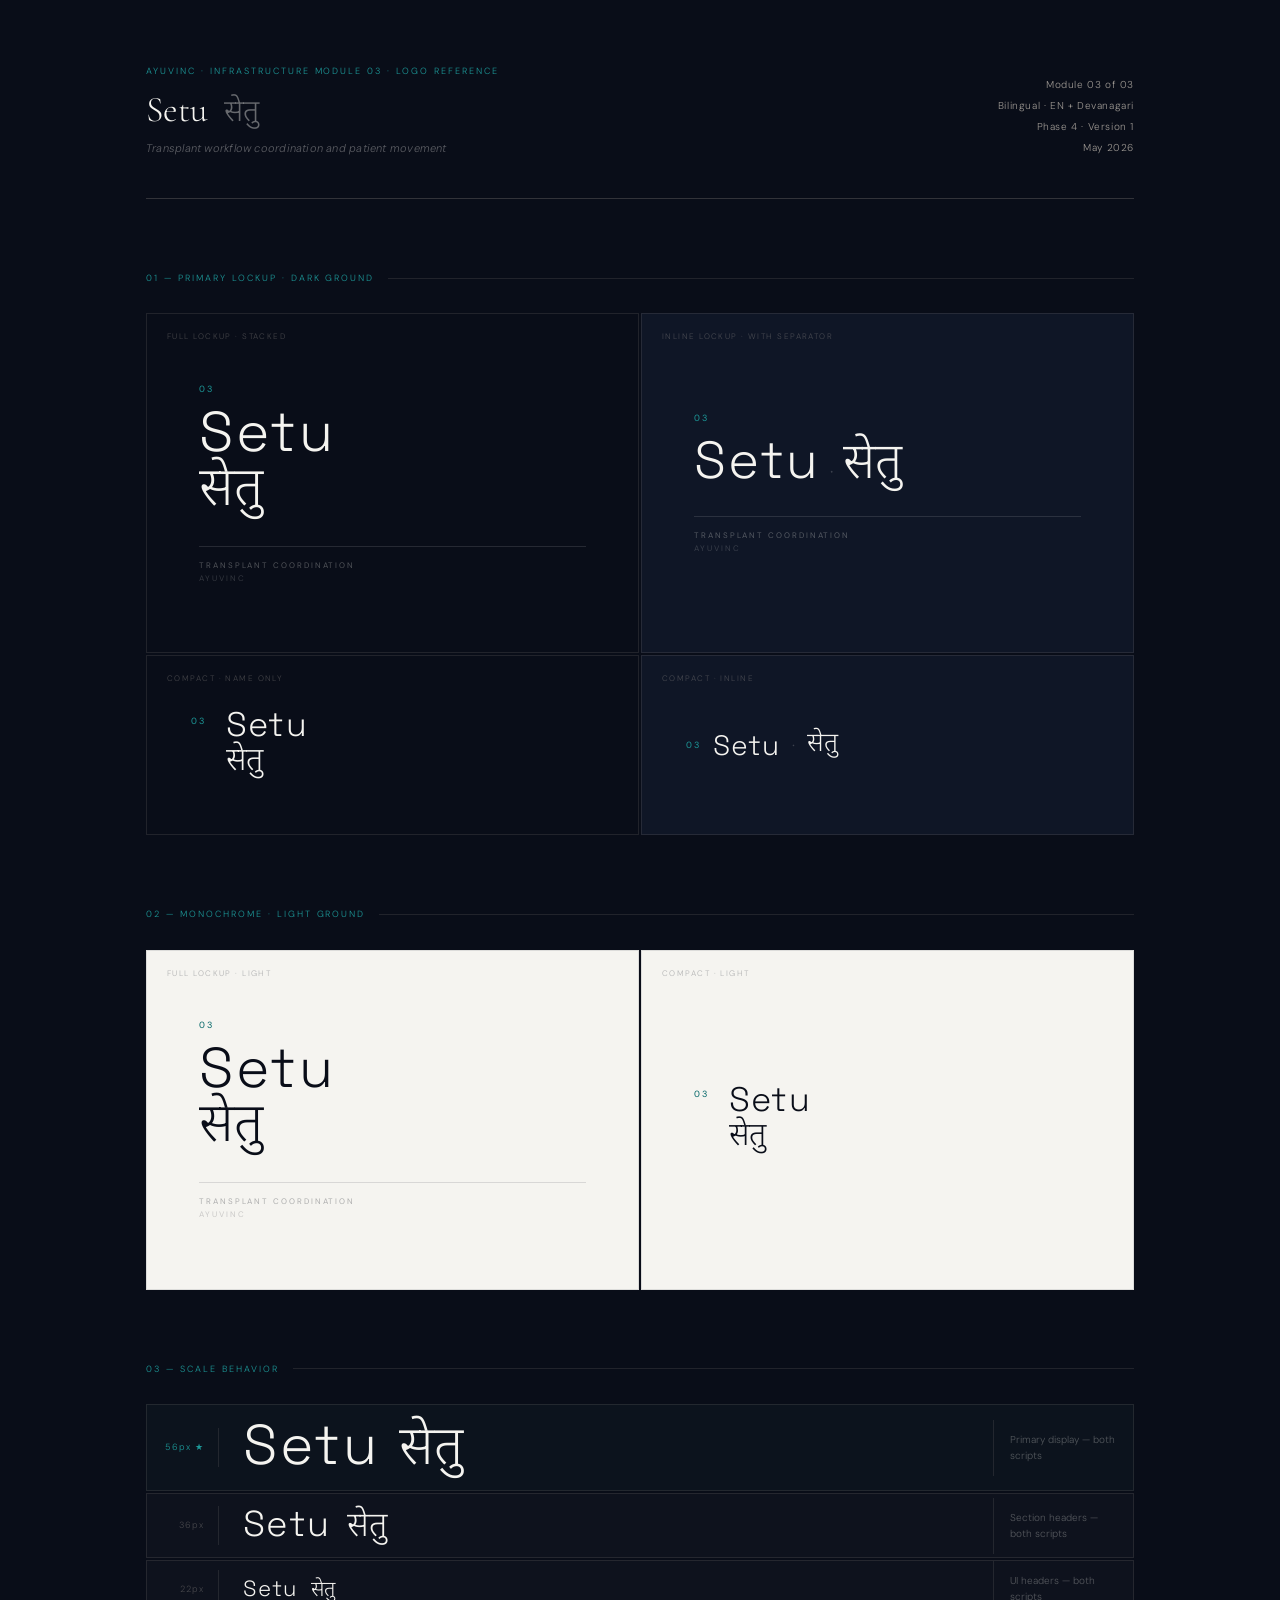
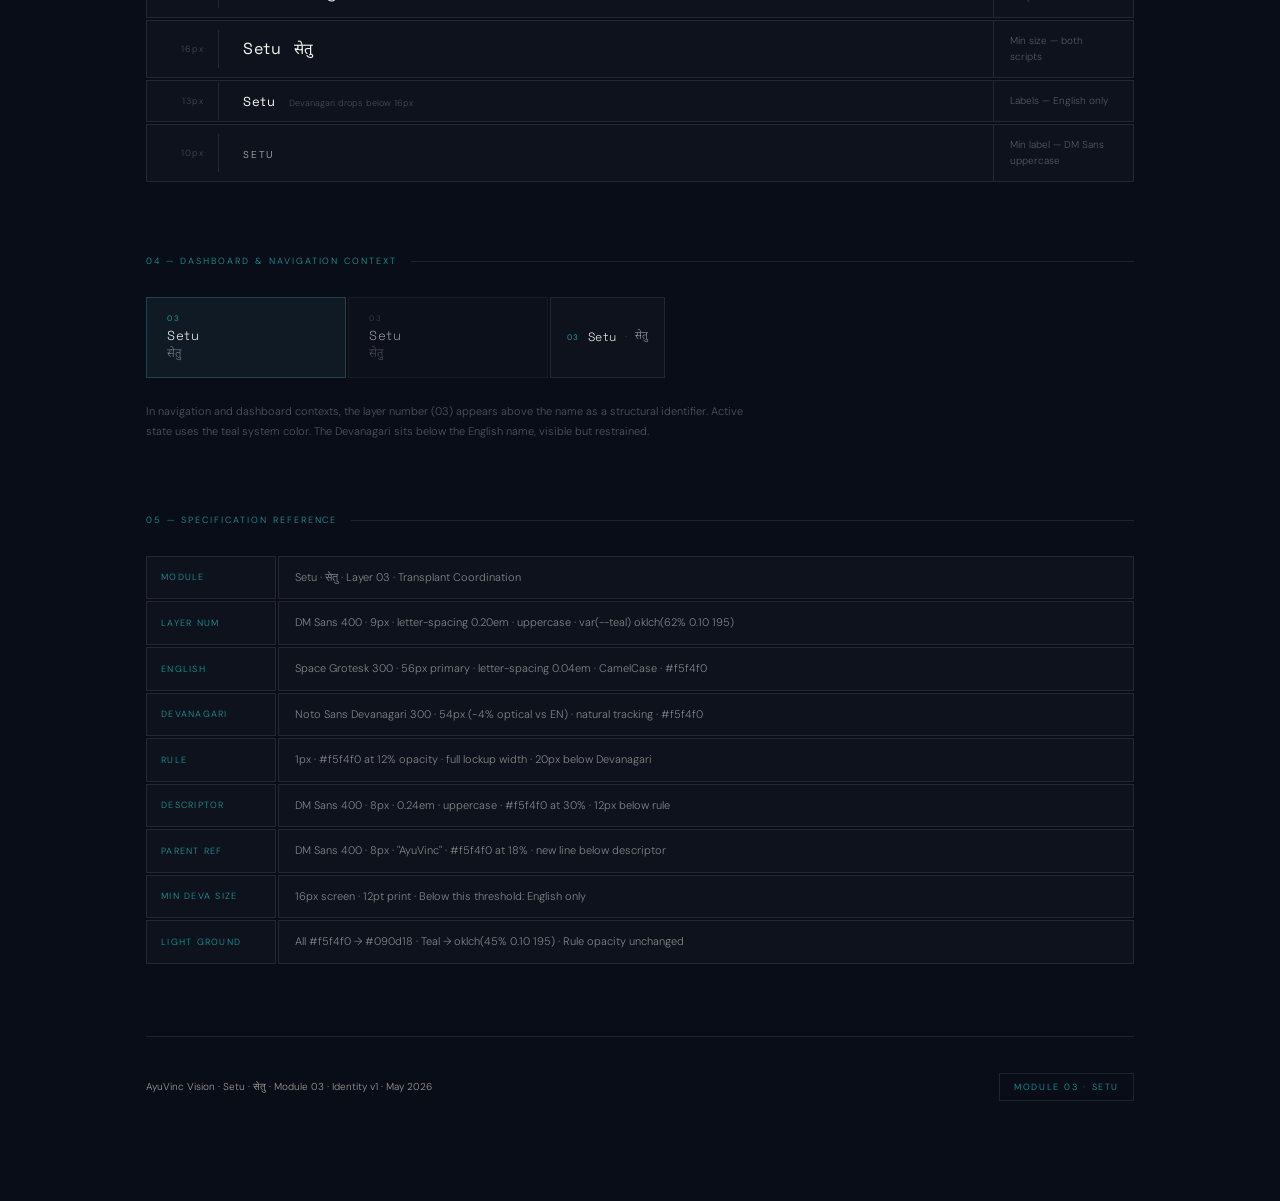
<file: Setu Logo.html>
<!DOCTYPE html>
<html lang="en">
<head>
<meta charset="UTF-8">
<meta name="viewport" content="width=device-width, initial-scale=1.0">
<title>Setu · सेतु · AyuVinc Module Logo</title>

  <link rel="preconnect" href="https://fonts.googleapis.com">
  <link href="https://fonts.googleapis.com/css2?family=Space+Grotesk:wght@300;400;500&family=DM+Sans:wght@300;400&family=Noto+Sans+Devanagari:wght@200;300;400&family=Cormorant+Garamond:ital,wght@0,300;1,300&display=swap" rel="stylesheet">

<style>
  *, *::before, *::after { box-sizing: border-box; margin: 0; padding: 0; }
  :root {
    --navy:      #090d18;
    --navy-mid:  #0f1626;
    --off-white: #f5f4f0;
    --warm-gray: #9b9691;
    --teal:      oklch(62% 0.10 195);
    --teal-dark: oklch(45% 0.10 195);
    --sage:      oklch(65% 0.07 155);
    --rule:      rgba(155,150,145,0.16);
    --rule-hi:   rgba(155,150,145,0.28);
  }
  html, body { background: var(--navy); color: var(--off-white); font-family: 'DM Sans', sans-serif; font-weight: 300; line-height: 1.6; min-height: 100vh; }
  .doc { max-width: 1100px; margin: 0 auto; padding: 64px 56px 100px; }
  .doc-header { display: grid; grid-template-columns: 1fr auto; align-items: end; border-bottom: 1px solid var(--rule-hi); padding-bottom: 40px; margin-bottom: 72px; gap: 40px; }
  .eyebrow { font-size: 9px; letter-spacing: 0.22em; text-transform: uppercase; color: var(--teal); margin-bottom: 12px; }
  .doc-title { font-family: 'Cormorant Garamond', serif; font-size: 36px; font-weight: 300; line-height: 1.1; display:flex; align-items:baseline; gap:16px; }
  .doc-title-deva { font-family: 'Noto Sans Devanagari', sans-serif; font-weight: 300; font-size: 30px; color: rgba(245,244,240,0.4); }
  .doc-meta { text-align: right; font-size: 10px; color: var(--warm-gray); letter-spacing: 0.06em; line-height: 2.1; }
  .section { margin-bottom: 72px; }
  .section-label { font-size: 9px; letter-spacing: 0.22em; text-transform: uppercase; color: var(--teal); margin-bottom: 28px; display: flex; align-items: center; gap: 14px; }
  .section-label::after { content: ''; flex: 1; height: 1px; background: var(--rule); }
  .two-col { display: grid; grid-template-columns: 1fr 1fr; gap: 2px; margin-bottom: 2px; }
  .stage { border: 1px solid var(--rule); padding: 56px 52px; position: relative; display: flex; flex-direction: column; align-items: flex-start; justify-content: center; min-height: 340px; }
  .stage.dark  { background: var(--navy); }
  .stage.dark2 { background: var(--navy-mid); }
  .stage.light { background: var(--off-white); border-color: rgba(9,13,24,0.1); }
  .stage-label { position: absolute; top: 16px; left: 20px; font-size: 8px; letter-spacing: 0.18em; text-transform: uppercase; color: rgba(155,150,145,0.4); }
  .stage.light .stage-label { color: rgba(9,13,24,0.28); }
  .compact { min-height: 180px; padding: 36px 44px; }
  .sg   { font-family: 'Space Grotesk', sans-serif; }
  .dm   { font-family: 'DM Sans', sans-serif; }
  .deva { font-family: 'Noto Sans Devanagari', sans-serif; }
  .lk-num { font-size: 9px; font-weight: 400; letter-spacing: 0.2em; text-transform: uppercase; color: var(--teal); margin-bottom: 8px; font-family: 'DM Sans', sans-serif; }
  .lk-en  { font-family: 'Space Grotesk', sans-serif; font-size: 56px; font-weight: 300; letter-spacing: 0.04em; color: var(--off-white); line-height: 1; }
  .lk-dv  { font-family: 'Noto Sans Devanagari', sans-serif; font-size: 54px; font-weight: 300; color: var(--off-white); line-height: 1.22; margin-bottom: 20px; }
  .lk-rule { height: 1px; background: rgba(245,244,240,0.12); width: 100%; margin-bottom: 12px; }
  .lk-desc { font-family: 'DM Sans', sans-serif; font-size: 8px; font-weight: 400; letter-spacing: 0.24em; text-transform: uppercase; color: rgba(245,244,240,0.3); line-height: 1.65; }
  .lk-parent { color: rgba(245,244,240,0.18); }
  .lk-en-lg  { font-size: 44px; }
  .lk-dv-lg  { font-size: 42px; }
  .lk-en-sm  { font-size: 28px; }
  .lk-dv-sm  { font-size: 26px; margin-bottom: 14px; }
  /* Light versions */
  .light .lk-num  { color: var(--teal-dark); }
  .light .lk-en   { color: #090d18; }
  .light .lk-dv   { color: #090d18; }
  .light .lk-rule { background: rgba(9,13,24,0.12); }
  .light .lk-desc { color: rgba(9,13,24,0.3); }
  .light .lk-parent { color: rgba(9,13,24,0.18); }
  /* Size register */
  .size-table { display: grid; gap: 2px; margin-bottom: 24px; }
  .size-row { display: grid; grid-template-columns: 72px 1fr 140px; border: 1px solid var(--rule); background: rgba(245,244,240,0.02); align-items: center; }
  .sz-label { padding: 12px 14px; font-size: 9px; letter-spacing: 0.12em; color: rgba(155,150,145,0.4); border-right: 1px solid var(--rule); text-align: right; }
  .sz-sample { padding: 12px 24px; line-height: 1; }
  .sz-note { padding: 12px 16px; font-size: 10px; color: rgba(245,244,240,0.3); border-left: 1px solid var(--rule); }
  /* Spec rows */
  .spec-list { display: grid; gap: 2px; }
  .spec-row { display: grid; grid-template-columns: 130px 1fr; gap: 2px; }
  .sp-lbl { background: rgba(245,244,240,0.02); border: 1px solid var(--rule); padding: 12px 14px; font-size: 9px; letter-spacing: 0.14em; text-transform: uppercase; color: var(--teal); display: flex; align-items: center; }
  .sp-val { background: rgba(245,244,240,0.02); border: 1px solid var(--rule); padding: 12px 16px; font-size: 11px; color: rgba(245,244,240,0.5); line-height: 1.6; display: flex; align-items: center; }
  /* Inline format */
  .inline-row { display: flex; align-items: baseline; gap: 0; }
  .inline-sep { color: rgba(245,244,240,0.2); font-size: 18px; font-family: 'DM Sans', sans-serif; margin: 0 10px; }
  /* Footer */
  .doc-footer { border-top: 1px solid var(--rule); padding-top: 36px; margin-top: 60px; display: flex; justify-content: space-between; align-items: center; font-size: 10px; color: var(--warm-gray); }
  .footer-tag { font-size: 9px; letter-spacing: 0.18em; text-transform: uppercase; color: var(--teal); border: 1px solid var(--rule); padding: 6px 14px; }
</style>
</head>
<body>
<div class="doc">

  <!-- HEADER -->
  <div class="doc-header">
    <div>
      <div class="eyebrow">AyuVinc · Infrastructure Module 03 · Logo Reference</div>
      <div class="doc-title">
        Setu
        <span class="doc-title-deva">सेतु</span>
      </div>
      <div style="margin-top:10px; font-size:11px; color:rgba(245,244,240,0.35); font-style:italic; letter-spacing:0.02em;">Transplant workflow coordination and patient movement</div>
    </div>
    <div class="doc-meta">
      Module 03 of 03<br>
      Bilingual · EN + Devanagari<br>
      Phase 4 · Version 1<br>
      May 2026
    </div>
  </div>

  <!-- PRIMARY LOCKUPS -->
  <div class="section">
    <div class="section-label">01 — Primary Lockup · Dark Ground</div>
    <div class="two-col">

      <!-- Full lockup -->
      <div class="stage dark">
        <div class="stage-label">Full lockup · Stacked</div>
        <div class="lk-num">03</div>
        <div class="lk-en">Setu</div>
        <div class="lk-dv">सेतु</div>
        <div class="lk-rule"></div>
        <div class="lk-desc">Transplant Coordination<br><span class="lk-parent">AyuVinc</span></div>
      </div>

      <!-- Inline lockup -->
      <div class="stage dark" style="background:var(--navy-mid);">
        <div class="stage-label">Inline lockup · with separator</div>
        <div class="lk-num">03</div>
        <div class="inline-row" style="margin-bottom:20px;">
          <span class="sg" style="font-size:52px; font-weight:300; letter-spacing:0.04em; color:var(--off-white); line-height:1;">Setu</span>
          <span class="inline-sep">·</span>
          <span class="deva" style="font-size:50px; font-weight:300; color:var(--off-white); line-height:1.22;">सेतु</span>
        </div>
        <div class="lk-rule"></div>
        <div class="lk-desc">Transplant Coordination<br><span class="lk-parent">AyuVinc</span></div>
      </div>

    </div>

    <!-- Compact dark -->
    <div class="two-col">
      <div class="stage dark compact">
        <div class="stage-label">Compact · Name only</div>
        <div style="display:flex; align-items:center; gap:20px;">
          <div class="dm" style="font-size:9px; font-weight:400; letter-spacing:0.2em; text-transform:uppercase; color:var(--teal); align-self:flex-start; padding-top:6px;">03</div>
          <div>
            <div class="sg" style="font-size:34px; font-weight:300; letter-spacing:0.04em; color:var(--off-white); line-height:1;">Setu</div>
            <div class="deva" style="font-size:32px; font-weight:300; color:var(--off-white); line-height:1.25;">सेतु</div>
          </div>
        </div>
      </div>
      <div class="stage dark compact" style="background:var(--navy-mid);">
        <div class="stage-label">Compact · Inline</div>
        <div style="display:flex; align-items:center; gap:12px;">
          <div class="dm" style="font-size:9px; font-weight:400; letter-spacing:0.2em; text-transform:uppercase; color:var(--teal);">03</div>
          <div class="sg" style="font-size:28px; font-weight:300; letter-spacing:0.04em; color:var(--off-white); line-height:1;">Setu</div>
          <span style="color:rgba(245,244,240,0.2); font-size:16px;">·</span>
          <div class="deva" style="font-size:26px; font-weight:300; color:var(--off-white); line-height:1.25;">सेतु</div>
        </div>
      </div>
    </div>
  </div>

  <!-- LIGHT VERSIONS -->
  <div class="section">
    <div class="section-label">02 — Monochrome · Light Ground</div>
    <div class="two-col">

      <div class="stage light">
        <div class="stage-label">Full lockup · Light</div>
        <div class="lk-num">03</div>
        <div class="lk-en">Setu</div>
        <div class="lk-dv">सेतु</div>
        <div class="lk-rule"></div>
        <div class="lk-desc">Transplant Coordination<br><span class="lk-parent">AyuVinc</span></div>
      </div>

      <div class="stage light">
        <div class="stage-label">Compact · Light</div>
        <div style="display:flex; align-items:center; gap:20px;">
          <div style="font-family:'DM Sans',sans-serif; font-size:9px; font-weight:400; letter-spacing:0.2em; text-transform:uppercase; color:var(--teal-dark); align-self:flex-start; padding-top:4px;">03</div>
          <div>
            <div style="font-family:'Space Grotesk',sans-serif; font-size:34px; font-weight:300; letter-spacing:0.04em; color:#090d18; line-height:1;">Setu</div>
            <div style="font-family:'Noto Sans Devanagari',sans-serif; font-size:32px; font-weight:300; color:#090d18; line-height:1.25;">सेतु</div>
          </div>
        </div>
      </div>

    </div>
  </div>

  <!-- SCALE BEHAVIOR -->
  <div class="section">
    <div class="section-label">03 — Scale Behavior</div>
    <div class="size-table">
      <div class="size-row" style="background:rgba(100,175,195,0.03);">
        <div class="sz-label" style="color:var(--teal);">56px ★</div>
        <div class="sz-sample">
          <span class="sg" style="font-size:56px; font-weight:300; letter-spacing:0.04em; color:var(--off-white);">Setu</span>
          <span class="deva" style="font-size:54px; font-weight:300; color:var(--off-white); margin-left:16px;">सेतु</span>
        </div>
        <div class="sz-note">Primary display — both scripts</div>
      </div>
      <div class="size-row">
        <div class="sz-label">36px</div>
        <div class="sz-sample">
          <span class="sg" style="font-size:36px; font-weight:300; letter-spacing:0.04em; color:var(--off-white);">Setu</span>
          <span class="deva" style="font-size:34px; font-weight:300; color:var(--off-white); margin-left:12px;">सेतु</span>
        </div>
        <div class="sz-note">Section headers — both scripts</div>
      </div>
      <div class="size-row">
        <div class="sz-label">22px</div>
        <div class="sz-sample">
          <span class="sg" style="font-size:22px; font-weight:300; letter-spacing:0.04em; color:var(--off-white);">Setu</span>
          <span class="deva" style="font-size:21px; font-weight:300; color:var(--off-white); margin-left:10px;">सेतु</span>
        </div>
        <div class="sz-note">UI headers — both scripts</div>
      </div>
      <div class="size-row">
        <div class="sz-label">16px</div>
        <div class="sz-sample">
          <span class="sg" style="font-size:16px; font-weight:400; letter-spacing:0.04em; color:var(--off-white);">Setu</span>
          <span class="deva" style="font-size:15px; font-weight:400; color:var(--off-white); margin-left:8px;">सेतु</span>
        </div>
        <div class="sz-note">Min size — both scripts</div>
      </div>
      <div class="size-row">
        <div class="sz-label">13px</div>
        <div class="sz-sample">
          <span class="sg" style="font-size:13px; font-weight:400; letter-spacing:0.04em; color:var(--off-white);">Setu</span>
          <span style="font-size:9px; color:rgba(245,244,240,0.25); margin-left:10px; font-family:'DM Sans',sans-serif;">Devanagari drops below 16px</span>
        </div>
        <div class="sz-note">Labels — English only</div>
      </div>
      <div class="size-row">
        <div class="sz-label">10px</div>
        <div class="sz-sample">
          <span class="dm" style="font-size:10px; font-weight:400; letter-spacing:0.18em; text-transform:uppercase; color:rgba(245,244,240,0.6);">SETU</span>
        </div>
        <div class="sz-note">Min label — DM Sans uppercase</div>
      </div>
    </div>
  </div>

  <!-- DASHBOARD CONTEXT -->
  <div class="section">
    <div class="section-label">04 — Dashboard & Navigation Context</div>
    <div style="display:grid; grid-template-columns:auto auto auto; gap:2px; justify-content:start; margin-bottom:24px;">

      <!-- Nav item active -->
      <div style="background:rgba(100,175,195,0.08); border:1px solid rgba(100,175,195,0.25); padding:14px 20px; display:flex; align-items:center; gap:14px; min-width:200px;">
        <div style="display:flex; flex-direction:column;">
          <div class="dm" style="font-size:8px; font-weight:400; letter-spacing:0.2em; text-transform:uppercase; color:var(--teal); margin-bottom:2px;">03</div>
          <div class="sg" style="font-size:13px; font-weight:300; letter-spacing:0.04em; color:var(--off-white);">Setu</div>
          <div class="deva" style="font-size:12px; font-weight:300; color:rgba(245,244,240,0.5); line-height:1.3;">सेतु</div>
        </div>
      </div>

      <!-- Nav item default -->
      <div style="background:rgba(245,244,240,0.02); border:1px solid var(--rule); padding:14px 20px; display:flex; align-items:center; gap:14px; min-width:200px; opacity:0.6;">
        <div style="display:flex; flex-direction:column;">
          <div class="dm" style="font-size:8px; font-weight:400; letter-spacing:0.2em; text-transform:uppercase; color:rgba(155,150,145,0.5); margin-bottom:2px;">03</div>
          <div class="sg" style="font-size:13px; font-weight:300; letter-spacing:0.04em; color:var(--off-white);">Setu</div>
          <div class="deva" style="font-size:12px; font-weight:300; color:rgba(245,244,240,0.5); line-height:1.3;">सेतु</div>
        </div>
      </div>

      <!-- Chip / tag version -->
      <div style="display:flex; align-items:center; gap:8px; border:1px solid var(--rule); padding:8px 16px; background:rgba(245,244,240,0.02);">
        <span class="dm" style="font-size:8px; font-weight:400; letter-spacing:0.18em; text-transform:uppercase; color:var(--teal);">03</span>
        <span class="sg" style="font-size:12px; font-weight:300; letter-spacing:0.04em; color:var(--off-white);">Setu</span>
        <span style="color:rgba(245,244,240,0.2); font-size:10px;">·</span>
        <span class="deva" style="font-size:11px; font-weight:300; color:rgba(245,244,240,0.65);">सेतु</span>
      </div>

    </div>
    <p style="font-size:11px; color:rgba(245,244,240,0.3); line-height:1.8; max-width:600px;">
      In navigation and dashboard contexts, the layer number (03) appears above the name as a structural identifier.
      Active state uses the teal system color. The Devanagari sits below the English name, visible but restrained.
    </p>
  </div>

  <!-- SPECS -->
  <div class="section">
    <div class="section-label">05 — Specification Reference</div>
    <div class="spec-list">
      <div class="spec-row">
        <div class="sp-lbl">Module</div>
        <div class="sp-val">Setu · सेतु · Layer 03 · Transplant Coordination</div>
      </div>
      <div class="spec-row">
        <div class="sp-lbl">Layer num</div>
        <div class="sp-val">DM Sans 400 · 9px · letter-spacing 0.20em · uppercase · var(--teal) oklch(62% 0.10 195)</div>
      </div>
      <div class="spec-row">
        <div class="sp-lbl">English</div>
        <div class="sp-val">Space Grotesk 300 · 56px primary · letter-spacing 0.04em · CamelCase · #f5f4f0</div>
      </div>
      <div class="spec-row">
        <div class="sp-lbl">Devanagari</div>
        <div class="sp-val">Noto Sans Devanagari 300 · 54px (−4% optical vs EN) · natural tracking · #f5f4f0</div>
      </div>
      <div class="spec-row">
        <div class="sp-lbl">Rule</div>
        <div class="sp-val">1px · #f5f4f0 at 12% opacity · full lockup width · 20px below Devanagari</div>
      </div>
      <div class="spec-row">
        <div class="sp-lbl">Descriptor</div>
        <div class="sp-val">DM Sans 400 · 8px · 0.24em · uppercase · #f5f4f0 at 30% · 12px below rule</div>
      </div>
      <div class="spec-row">
        <div class="sp-lbl">Parent ref</div>
        <div class="sp-val">DM Sans 400 · 8px · "AyuVinc" · #f5f4f0 at 18% · new line below descriptor</div>
      </div>
      <div class="spec-row">
        <div class="sp-lbl">Min Deva size</div>
        <div class="sp-val">16px screen · 12pt print · Below this threshold: English only</div>
      </div>
      <div class="spec-row">
        <div class="sp-lbl">Light ground</div>
        <div class="sp-val">All #f5f4f0 → #090d18 · Teal → oklch(45% 0.10 195) · Rule opacity unchanged</div>
      </div>
    </div>
  </div>

  <!-- FOOTER -->
  <div class="doc-footer">
    <span>AyuVinc Vision · Setu · सेतु · Module 03 · Identity v1 · May 2026</span>
    <span class="footer-tag">Module 03 · Setu</span>
  </div>

</div>
</body>
</html>
</file>
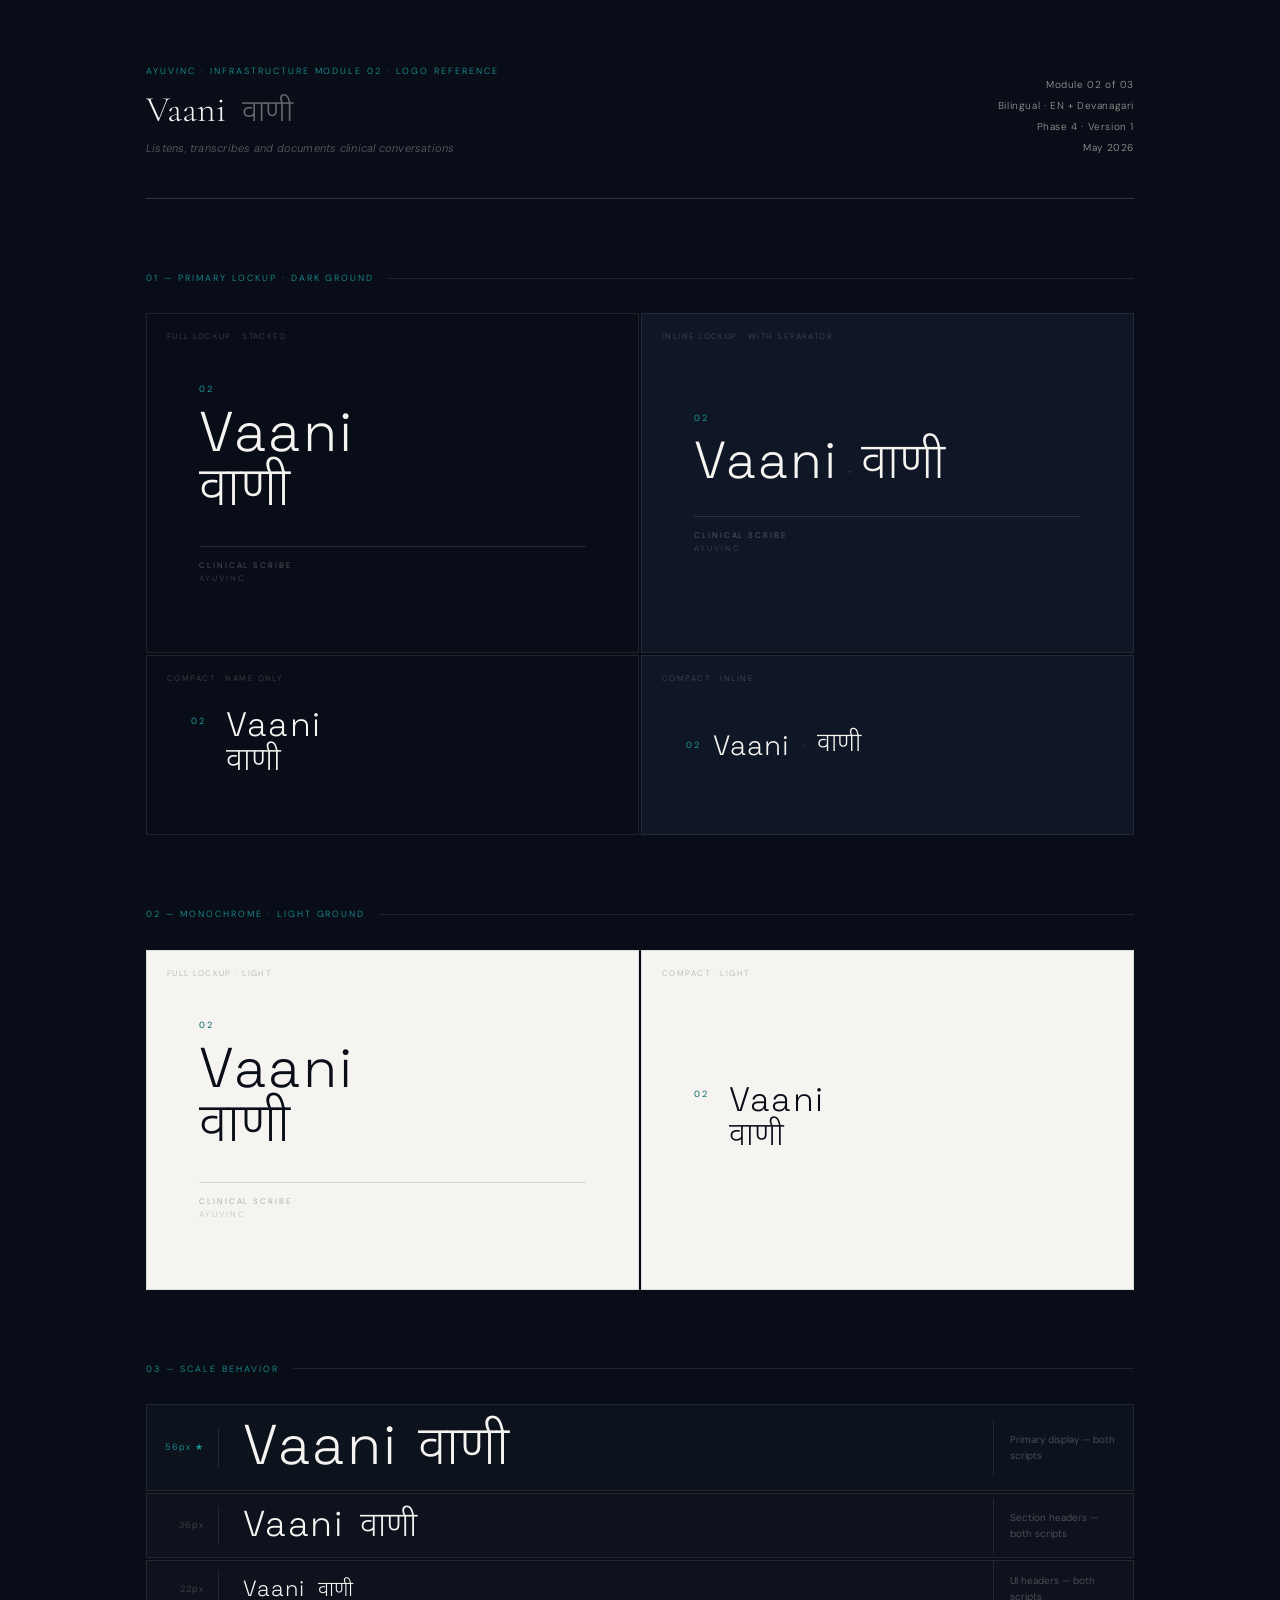
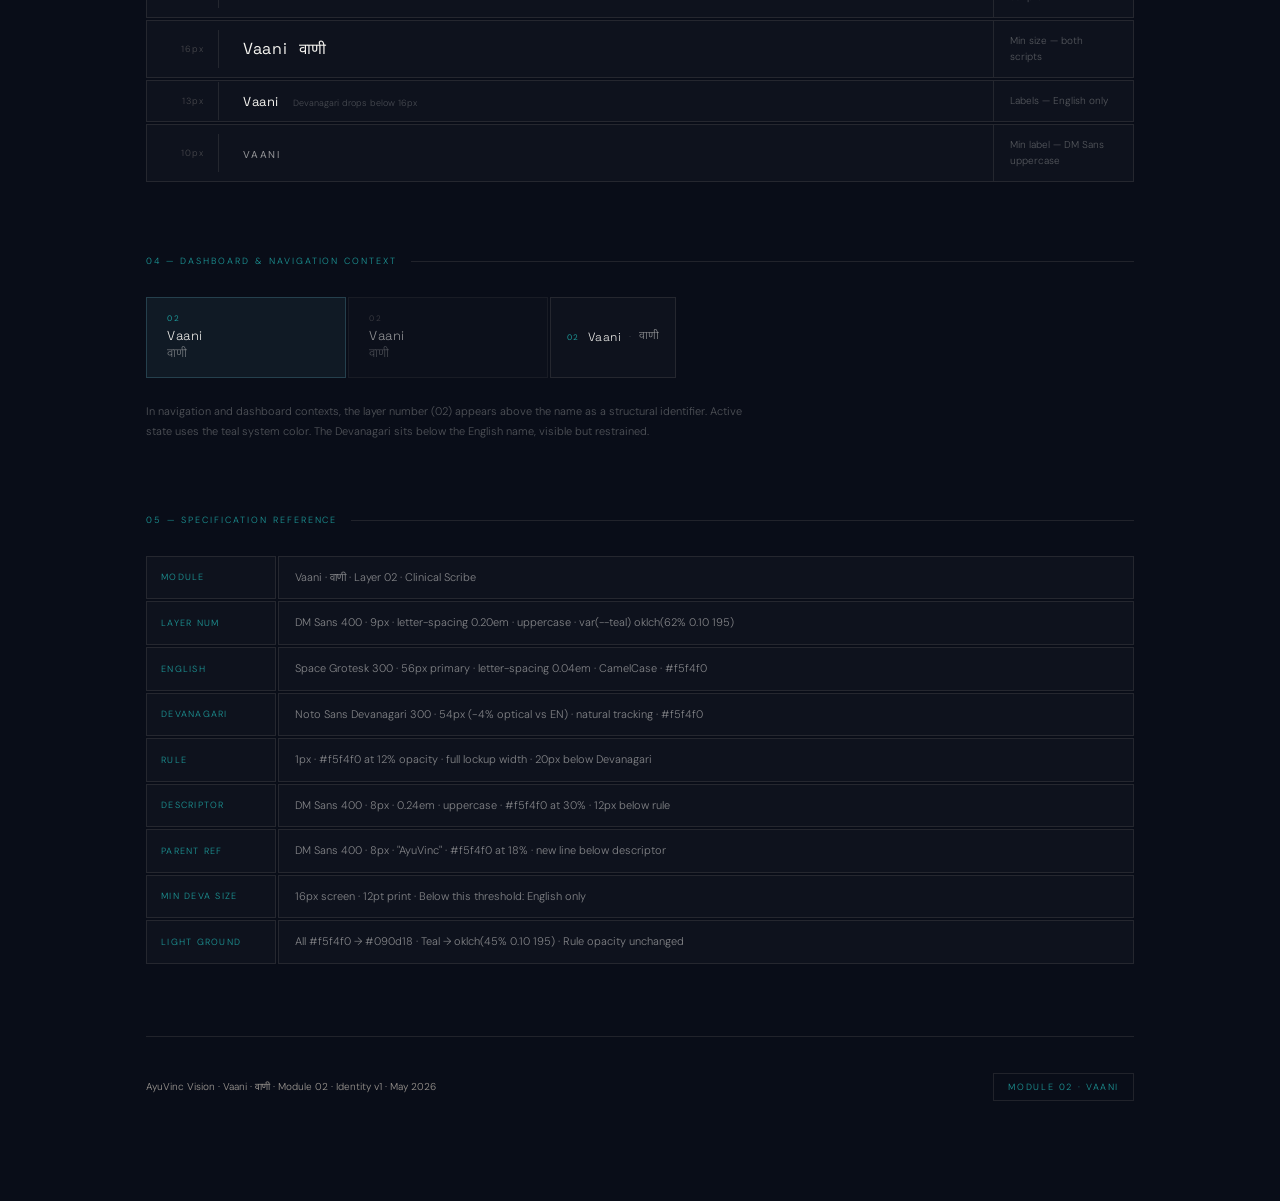
<file: Vaani Logo.html>
<!DOCTYPE html>
<html lang="en">
<head>
<meta charset="UTF-8">
<meta name="viewport" content="width=device-width, initial-scale=1.0">
<title>Vaani · वाणी · AyuVinc Module Logo</title>

  <link rel="preconnect" href="https://fonts.googleapis.com">
  <link href="https://fonts.googleapis.com/css2?family=Space+Grotesk:wght@300;400;500&family=DM+Sans:wght@300;400&family=Noto+Sans+Devanagari:wght@200;300;400&family=Cormorant+Garamond:ital,wght@0,300;1,300&display=swap" rel="stylesheet">

<style>
  *, *::before, *::after { box-sizing: border-box; margin: 0; padding: 0; }
  :root {
    --navy:      #090d18;
    --navy-mid:  #0f1626;
    --off-white: #f5f4f0;
    --warm-gray: #9b9691;
    --teal:      oklch(62% 0.10 195);
    --teal-dark: oklch(45% 0.10 195);
    --sage:      oklch(65% 0.07 155);
    --rule:      rgba(155,150,145,0.16);
    --rule-hi:   rgba(155,150,145,0.28);
  }
  html, body { background: var(--navy); color: var(--off-white); font-family: 'DM Sans', sans-serif; font-weight: 300; line-height: 1.6; min-height: 100vh; }
  .doc { max-width: 1100px; margin: 0 auto; padding: 64px 56px 100px; }
  .doc-header { display: grid; grid-template-columns: 1fr auto; align-items: end; border-bottom: 1px solid var(--rule-hi); padding-bottom: 40px; margin-bottom: 72px; gap: 40px; }
  .eyebrow { font-size: 9px; letter-spacing: 0.22em; text-transform: uppercase; color: var(--teal); margin-bottom: 12px; }
  .doc-title { font-family: 'Cormorant Garamond', serif; font-size: 36px; font-weight: 300; line-height: 1.1; display:flex; align-items:baseline; gap:16px; }
  .doc-title-deva { font-family: 'Noto Sans Devanagari', sans-serif; font-weight: 300; font-size: 30px; color: rgba(245,244,240,0.4); }
  .doc-meta { text-align: right; font-size: 10px; color: var(--warm-gray); letter-spacing: 0.06em; line-height: 2.1; }
  .section { margin-bottom: 72px; }
  .section-label { font-size: 9px; letter-spacing: 0.22em; text-transform: uppercase; color: var(--teal); margin-bottom: 28px; display: flex; align-items: center; gap: 14px; }
  .section-label::after { content: ''; flex: 1; height: 1px; background: var(--rule); }
  .two-col { display: grid; grid-template-columns: 1fr 1fr; gap: 2px; margin-bottom: 2px; }
  .stage { border: 1px solid var(--rule); padding: 56px 52px; position: relative; display: flex; flex-direction: column; align-items: flex-start; justify-content: center; min-height: 340px; }
  .stage.dark  { background: var(--navy); }
  .stage.dark2 { background: var(--navy-mid); }
  .stage.light { background: var(--off-white); border-color: rgba(9,13,24,0.1); }
  .stage-label { position: absolute; top: 16px; left: 20px; font-size: 8px; letter-spacing: 0.18em; text-transform: uppercase; color: rgba(155,150,145,0.4); }
  .stage.light .stage-label { color: rgba(9,13,24,0.28); }
  .compact { min-height: 180px; padding: 36px 44px; }
  .sg   { font-family: 'Space Grotesk', sans-serif; }
  .dm   { font-family: 'DM Sans', sans-serif; }
  .deva { font-family: 'Noto Sans Devanagari', sans-serif; }
  .lk-num { font-size: 9px; font-weight: 400; letter-spacing: 0.2em; text-transform: uppercase; color: var(--teal); margin-bottom: 8px; font-family: 'DM Sans', sans-serif; }
  .lk-en  { font-family: 'Space Grotesk', sans-serif; font-size: 56px; font-weight: 300; letter-spacing: 0.04em; color: var(--off-white); line-height: 1; }
  .lk-dv  { font-family: 'Noto Sans Devanagari', sans-serif; font-size: 54px; font-weight: 300; color: var(--off-white); line-height: 1.22; margin-bottom: 20px; }
  .lk-rule { height: 1px; background: rgba(245,244,240,0.12); width: 100%; margin-bottom: 12px; }
  .lk-desc { font-family: 'DM Sans', sans-serif; font-size: 8px; font-weight: 400; letter-spacing: 0.24em; text-transform: uppercase; color: rgba(245,244,240,0.3); line-height: 1.65; }
  .lk-parent { color: rgba(245,244,240,0.18); }
  .lk-en-lg  { font-size: 44px; }
  .lk-dv-lg  { font-size: 42px; }
  .lk-en-sm  { font-size: 28px; }
  .lk-dv-sm  { font-size: 26px; margin-bottom: 14px; }
  /* Light versions */
  .light .lk-num  { color: var(--teal-dark); }
  .light .lk-en   { color: #090d18; }
  .light .lk-dv   { color: #090d18; }
  .light .lk-rule { background: rgba(9,13,24,0.12); }
  .light .lk-desc { color: rgba(9,13,24,0.3); }
  .light .lk-parent { color: rgba(9,13,24,0.18); }
  /* Size register */
  .size-table { display: grid; gap: 2px; margin-bottom: 24px; }
  .size-row { display: grid; grid-template-columns: 72px 1fr 140px; border: 1px solid var(--rule); background: rgba(245,244,240,0.02); align-items: center; }
  .sz-label { padding: 12px 14px; font-size: 9px; letter-spacing: 0.12em; color: rgba(155,150,145,0.4); border-right: 1px solid var(--rule); text-align: right; }
  .sz-sample { padding: 12px 24px; line-height: 1; }
  .sz-note { padding: 12px 16px; font-size: 10px; color: rgba(245,244,240,0.3); border-left: 1px solid var(--rule); }
  /* Spec rows */
  .spec-list { display: grid; gap: 2px; }
  .spec-row { display: grid; grid-template-columns: 130px 1fr; gap: 2px; }
  .sp-lbl { background: rgba(245,244,240,0.02); border: 1px solid var(--rule); padding: 12px 14px; font-size: 9px; letter-spacing: 0.14em; text-transform: uppercase; color: var(--teal); display: flex; align-items: center; }
  .sp-val { background: rgba(245,244,240,0.02); border: 1px solid var(--rule); padding: 12px 16px; font-size: 11px; color: rgba(245,244,240,0.5); line-height: 1.6; display: flex; align-items: center; }
  /* Inline format */
  .inline-row { display: flex; align-items: baseline; gap: 0; }
  .inline-sep { color: rgba(245,244,240,0.2); font-size: 18px; font-family: 'DM Sans', sans-serif; margin: 0 10px; }
  /* Footer */
  .doc-footer { border-top: 1px solid var(--rule); padding-top: 36px; margin-top: 60px; display: flex; justify-content: space-between; align-items: center; font-size: 10px; color: var(--warm-gray); }
  .footer-tag { font-size: 9px; letter-spacing: 0.18em; text-transform: uppercase; color: var(--teal); border: 1px solid var(--rule); padding: 6px 14px; }
</style>
</head>
<body>
<div class="doc">

  <!-- HEADER -->
  <div class="doc-header">
    <div>
      <div class="eyebrow">AyuVinc · Infrastructure Module 02 · Logo Reference</div>
      <div class="doc-title">
        Vaani
        <span class="doc-title-deva">वाणी</span>
      </div>
      <div style="margin-top:10px; font-size:11px; color:rgba(245,244,240,0.35); font-style:italic; letter-spacing:0.02em;">Listens, transcribes and documents clinical conversations</div>
    </div>
    <div class="doc-meta">
      Module 02 of 03<br>
      Bilingual · EN + Devanagari<br>
      Phase 4 · Version 1<br>
      May 2026
    </div>
  </div>

  <!-- PRIMARY LOCKUPS -->
  <div class="section">
    <div class="section-label">01 — Primary Lockup · Dark Ground</div>
    <div class="two-col">

      <!-- Full lockup -->
      <div class="stage dark">
        <div class="stage-label">Full lockup · Stacked</div>
        <div class="lk-num">02</div>
        <div class="lk-en">Vaani</div>
        <div class="lk-dv">वाणी</div>
        <div class="lk-rule"></div>
        <div class="lk-desc">Clinical Scribe<br><span class="lk-parent">AyuVinc</span></div>
      </div>

      <!-- Inline lockup -->
      <div class="stage dark" style="background:var(--navy-mid);">
        <div class="stage-label">Inline lockup · with separator</div>
        <div class="lk-num">02</div>
        <div class="inline-row" style="margin-bottom:20px;">
          <span class="sg" style="font-size:52px; font-weight:300; letter-spacing:0.04em; color:var(--off-white); line-height:1;">Vaani</span>
          <span class="inline-sep">·</span>
          <span class="deva" style="font-size:50px; font-weight:300; color:var(--off-white); line-height:1.22;">वाणी</span>
        </div>
        <div class="lk-rule"></div>
        <div class="lk-desc">Clinical Scribe<br><span class="lk-parent">AyuVinc</span></div>
      </div>

    </div>

    <!-- Compact dark -->
    <div class="two-col">
      <div class="stage dark compact">
        <div class="stage-label">Compact · Name only</div>
        <div style="display:flex; align-items:center; gap:20px;">
          <div class="dm" style="font-size:9px; font-weight:400; letter-spacing:0.2em; text-transform:uppercase; color:var(--teal); align-self:flex-start; padding-top:6px;">02</div>
          <div>
            <div class="sg" style="font-size:34px; font-weight:300; letter-spacing:0.04em; color:var(--off-white); line-height:1;">Vaani</div>
            <div class="deva" style="font-size:32px; font-weight:300; color:var(--off-white); line-height:1.25;">वाणी</div>
          </div>
        </div>
      </div>
      <div class="stage dark compact" style="background:var(--navy-mid);">
        <div class="stage-label">Compact · Inline</div>
        <div style="display:flex; align-items:center; gap:12px;">
          <div class="dm" style="font-size:9px; font-weight:400; letter-spacing:0.2em; text-transform:uppercase; color:var(--teal);">02</div>
          <div class="sg" style="font-size:28px; font-weight:300; letter-spacing:0.04em; color:var(--off-white); line-height:1;">Vaani</div>
          <span style="color:rgba(245,244,240,0.2); font-size:16px;">·</span>
          <div class="deva" style="font-size:26px; font-weight:300; color:var(--off-white); line-height:1.25;">वाणी</div>
        </div>
      </div>
    </div>
  </div>

  <!-- LIGHT VERSIONS -->
  <div class="section">
    <div class="section-label">02 — Monochrome · Light Ground</div>
    <div class="two-col">

      <div class="stage light">
        <div class="stage-label">Full lockup · Light</div>
        <div class="lk-num">02</div>
        <div class="lk-en">Vaani</div>
        <div class="lk-dv">वाणी</div>
        <div class="lk-rule"></div>
        <div class="lk-desc">Clinical Scribe<br><span class="lk-parent">AyuVinc</span></div>
      </div>

      <div class="stage light">
        <div class="stage-label">Compact · Light</div>
        <div style="display:flex; align-items:center; gap:20px;">
          <div style="font-family:'DM Sans',sans-serif; font-size:9px; font-weight:400; letter-spacing:0.2em; text-transform:uppercase; color:var(--teal-dark); align-self:flex-start; padding-top:4px;">02</div>
          <div>
            <div style="font-family:'Space Grotesk',sans-serif; font-size:34px; font-weight:300; letter-spacing:0.04em; color:#090d18; line-height:1;">Vaani</div>
            <div style="font-family:'Noto Sans Devanagari',sans-serif; font-size:32px; font-weight:300; color:#090d18; line-height:1.25;">वाणी</div>
          </div>
        </div>
      </div>

    </div>
  </div>

  <!-- SCALE BEHAVIOR -->
  <div class="section">
    <div class="section-label">03 — Scale Behavior</div>
    <div class="size-table">
      <div class="size-row" style="background:rgba(100,175,195,0.03);">
        <div class="sz-label" style="color:var(--teal);">56px ★</div>
        <div class="sz-sample">
          <span class="sg" style="font-size:56px; font-weight:300; letter-spacing:0.04em; color:var(--off-white);">Vaani</span>
          <span class="deva" style="font-size:54px; font-weight:300; color:var(--off-white); margin-left:16px;">वाणी</span>
        </div>
        <div class="sz-note">Primary display — both scripts</div>
      </div>
      <div class="size-row">
        <div class="sz-label">36px</div>
        <div class="sz-sample">
          <span class="sg" style="font-size:36px; font-weight:300; letter-spacing:0.04em; color:var(--off-white);">Vaani</span>
          <span class="deva" style="font-size:34px; font-weight:300; color:var(--off-white); margin-left:12px;">वाणी</span>
        </div>
        <div class="sz-note">Section headers — both scripts</div>
      </div>
      <div class="size-row">
        <div class="sz-label">22px</div>
        <div class="sz-sample">
          <span class="sg" style="font-size:22px; font-weight:300; letter-spacing:0.04em; color:var(--off-white);">Vaani</span>
          <span class="deva" style="font-size:21px; font-weight:300; color:var(--off-white); margin-left:10px;">वाणी</span>
        </div>
        <div class="sz-note">UI headers — both scripts</div>
      </div>
      <div class="size-row">
        <div class="sz-label">16px</div>
        <div class="sz-sample">
          <span class="sg" style="font-size:16px; font-weight:400; letter-spacing:0.04em; color:var(--off-white);">Vaani</span>
          <span class="deva" style="font-size:15px; font-weight:400; color:var(--off-white); margin-left:8px;">वाणी</span>
        </div>
        <div class="sz-note">Min size — both scripts</div>
      </div>
      <div class="size-row">
        <div class="sz-label">13px</div>
        <div class="sz-sample">
          <span class="sg" style="font-size:13px; font-weight:400; letter-spacing:0.04em; color:var(--off-white);">Vaani</span>
          <span style="font-size:9px; color:rgba(245,244,240,0.25); margin-left:10px; font-family:'DM Sans',sans-serif;">Devanagari drops below 16px</span>
        </div>
        <div class="sz-note">Labels — English only</div>
      </div>
      <div class="size-row">
        <div class="sz-label">10px</div>
        <div class="sz-sample">
          <span class="dm" style="font-size:10px; font-weight:400; letter-spacing:0.18em; text-transform:uppercase; color:rgba(245,244,240,0.6);">VAANI</span>
        </div>
        <div class="sz-note">Min label — DM Sans uppercase</div>
      </div>
    </div>
  </div>

  <!-- DASHBOARD CONTEXT -->
  <div class="section">
    <div class="section-label">04 — Dashboard & Navigation Context</div>
    <div style="display:grid; grid-template-columns:auto auto auto; gap:2px; justify-content:start; margin-bottom:24px;">

      <!-- Nav item active -->
      <div style="background:rgba(100,175,195,0.08); border:1px solid rgba(100,175,195,0.25); padding:14px 20px; display:flex; align-items:center; gap:14px; min-width:200px;">
        <div style="display:flex; flex-direction:column;">
          <div class="dm" style="font-size:8px; font-weight:400; letter-spacing:0.2em; text-transform:uppercase; color:var(--teal); margin-bottom:2px;">02</div>
          <div class="sg" style="font-size:13px; font-weight:300; letter-spacing:0.04em; color:var(--off-white);">Vaani</div>
          <div class="deva" style="font-size:12px; font-weight:300; color:rgba(245,244,240,0.5); line-height:1.3;">वाणी</div>
        </div>
      </div>

      <!-- Nav item default -->
      <div style="background:rgba(245,244,240,0.02); border:1px solid var(--rule); padding:14px 20px; display:flex; align-items:center; gap:14px; min-width:200px; opacity:0.6;">
        <div style="display:flex; flex-direction:column;">
          <div class="dm" style="font-size:8px; font-weight:400; letter-spacing:0.2em; text-transform:uppercase; color:rgba(155,150,145,0.5); margin-bottom:2px;">02</div>
          <div class="sg" style="font-size:13px; font-weight:300; letter-spacing:0.04em; color:var(--off-white);">Vaani</div>
          <div class="deva" style="font-size:12px; font-weight:300; color:rgba(245,244,240,0.5); line-height:1.3;">वाणी</div>
        </div>
      </div>

      <!-- Chip / tag version -->
      <div style="display:flex; align-items:center; gap:8px; border:1px solid var(--rule); padding:8px 16px; background:rgba(245,244,240,0.02);">
        <span class="dm" style="font-size:8px; font-weight:400; letter-spacing:0.18em; text-transform:uppercase; color:var(--teal);">02</span>
        <span class="sg" style="font-size:12px; font-weight:300; letter-spacing:0.04em; color:var(--off-white);">Vaani</span>
        <span style="color:rgba(245,244,240,0.2); font-size:10px;">·</span>
        <span class="deva" style="font-size:11px; font-weight:300; color:rgba(245,244,240,0.65);">वाणी</span>
      </div>

    </div>
    <p style="font-size:11px; color:rgba(245,244,240,0.3); line-height:1.8; max-width:600px;">
      In navigation and dashboard contexts, the layer number (02) appears above the name as a structural identifier.
      Active state uses the teal system color. The Devanagari sits below the English name, visible but restrained.
    </p>
  </div>

  <!-- SPECS -->
  <div class="section">
    <div class="section-label">05 — Specification Reference</div>
    <div class="spec-list">
      <div class="spec-row">
        <div class="sp-lbl">Module</div>
        <div class="sp-val">Vaani · वाणी · Layer 02 · Clinical Scribe</div>
      </div>
      <div class="spec-row">
        <div class="sp-lbl">Layer num</div>
        <div class="sp-val">DM Sans 400 · 9px · letter-spacing 0.20em · uppercase · var(--teal) oklch(62% 0.10 195)</div>
      </div>
      <div class="spec-row">
        <div class="sp-lbl">English</div>
        <div class="sp-val">Space Grotesk 300 · 56px primary · letter-spacing 0.04em · CamelCase · #f5f4f0</div>
      </div>
      <div class="spec-row">
        <div class="sp-lbl">Devanagari</div>
        <div class="sp-val">Noto Sans Devanagari 300 · 54px (−4% optical vs EN) · natural tracking · #f5f4f0</div>
      </div>
      <div class="spec-row">
        <div class="sp-lbl">Rule</div>
        <div class="sp-val">1px · #f5f4f0 at 12% opacity · full lockup width · 20px below Devanagari</div>
      </div>
      <div class="spec-row">
        <div class="sp-lbl">Descriptor</div>
        <div class="sp-val">DM Sans 400 · 8px · 0.24em · uppercase · #f5f4f0 at 30% · 12px below rule</div>
      </div>
      <div class="spec-row">
        <div class="sp-lbl">Parent ref</div>
        <div class="sp-val">DM Sans 400 · 8px · "AyuVinc" · #f5f4f0 at 18% · new line below descriptor</div>
      </div>
      <div class="spec-row">
        <div class="sp-lbl">Min Deva size</div>
        <div class="sp-val">16px screen · 12pt print · Below this threshold: English only</div>
      </div>
      <div class="spec-row">
        <div class="sp-lbl">Light ground</div>
        <div class="sp-val">All #f5f4f0 → #090d18 · Teal → oklch(45% 0.10 195) · Rule opacity unchanged</div>
      </div>
    </div>
  </div>

  <!-- FOOTER -->
  <div class="doc-footer">
    <span>AyuVinc Vision · Vaani · वाणी · Module 02 · Identity v1 · May 2026</span>
    <span class="footer-tag">Module 02 · Vaani</span>
  </div>

</div>
</body>
</html>
</file>
